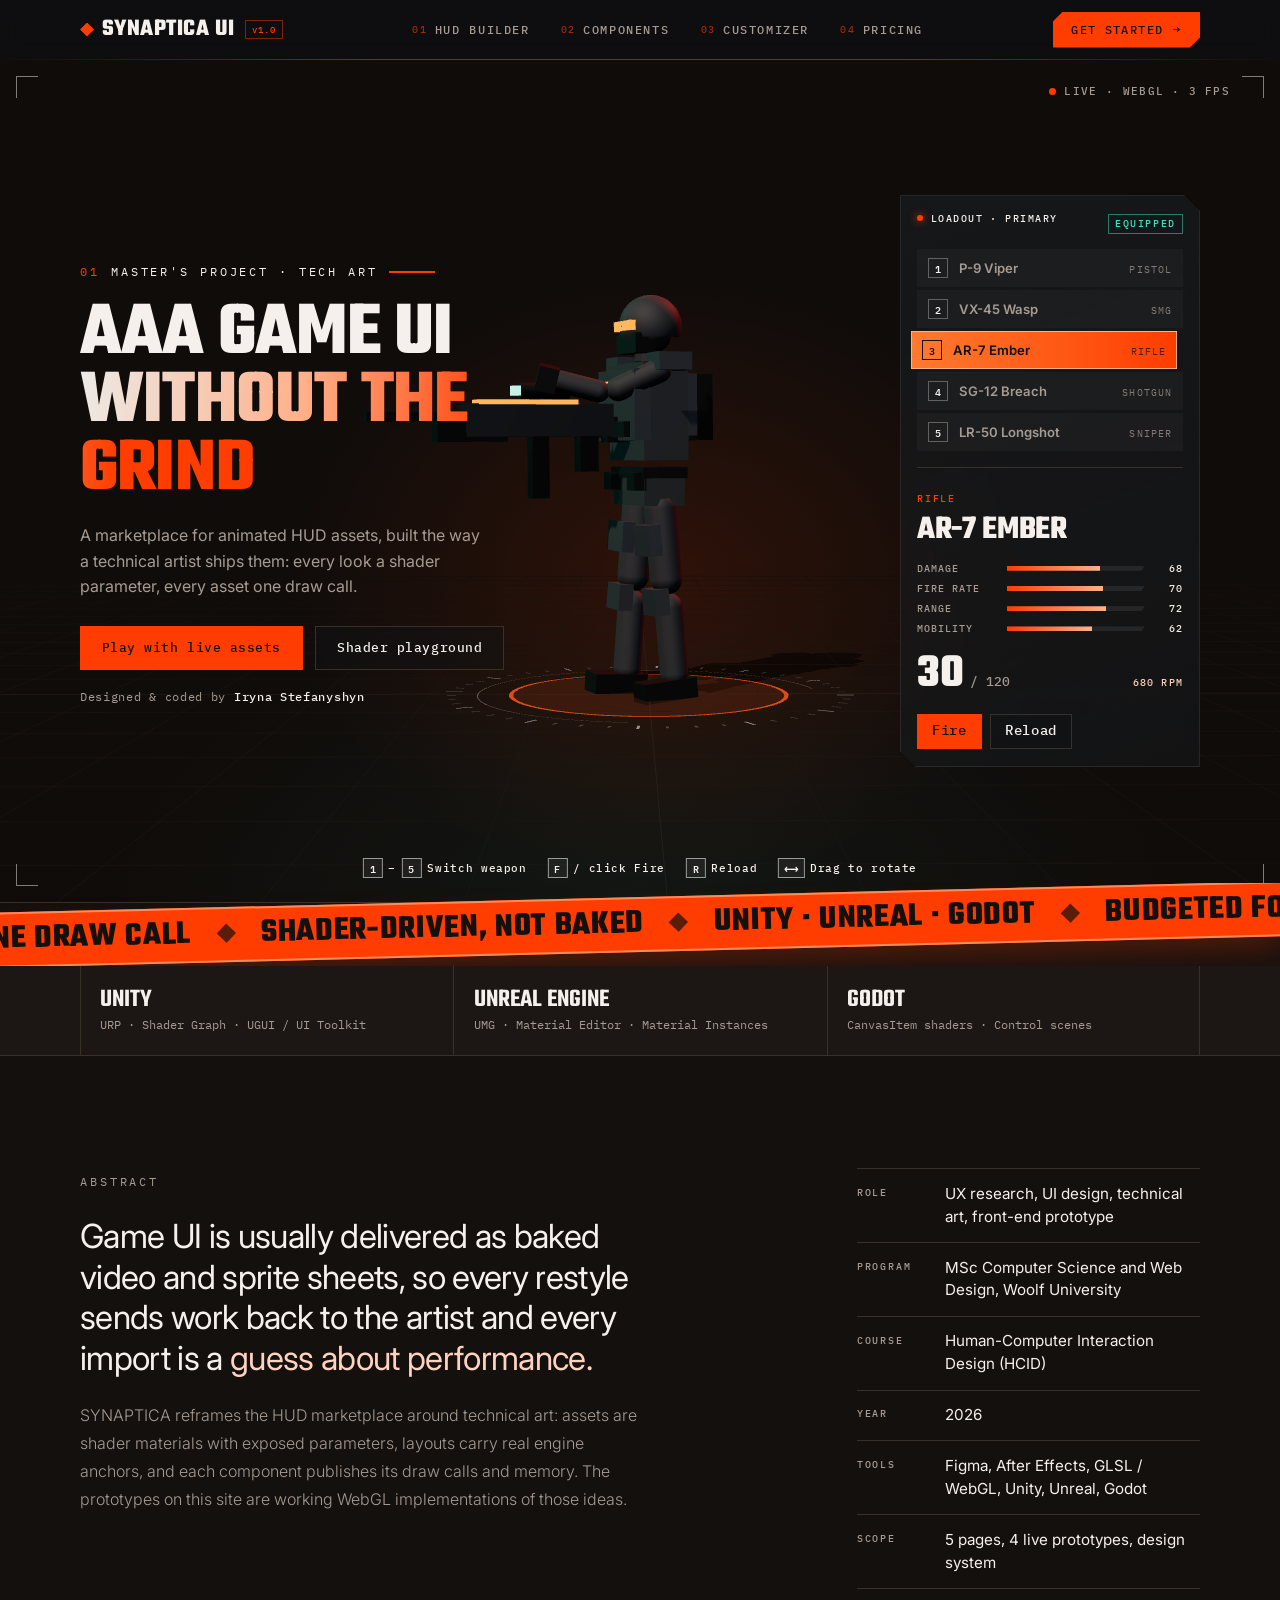
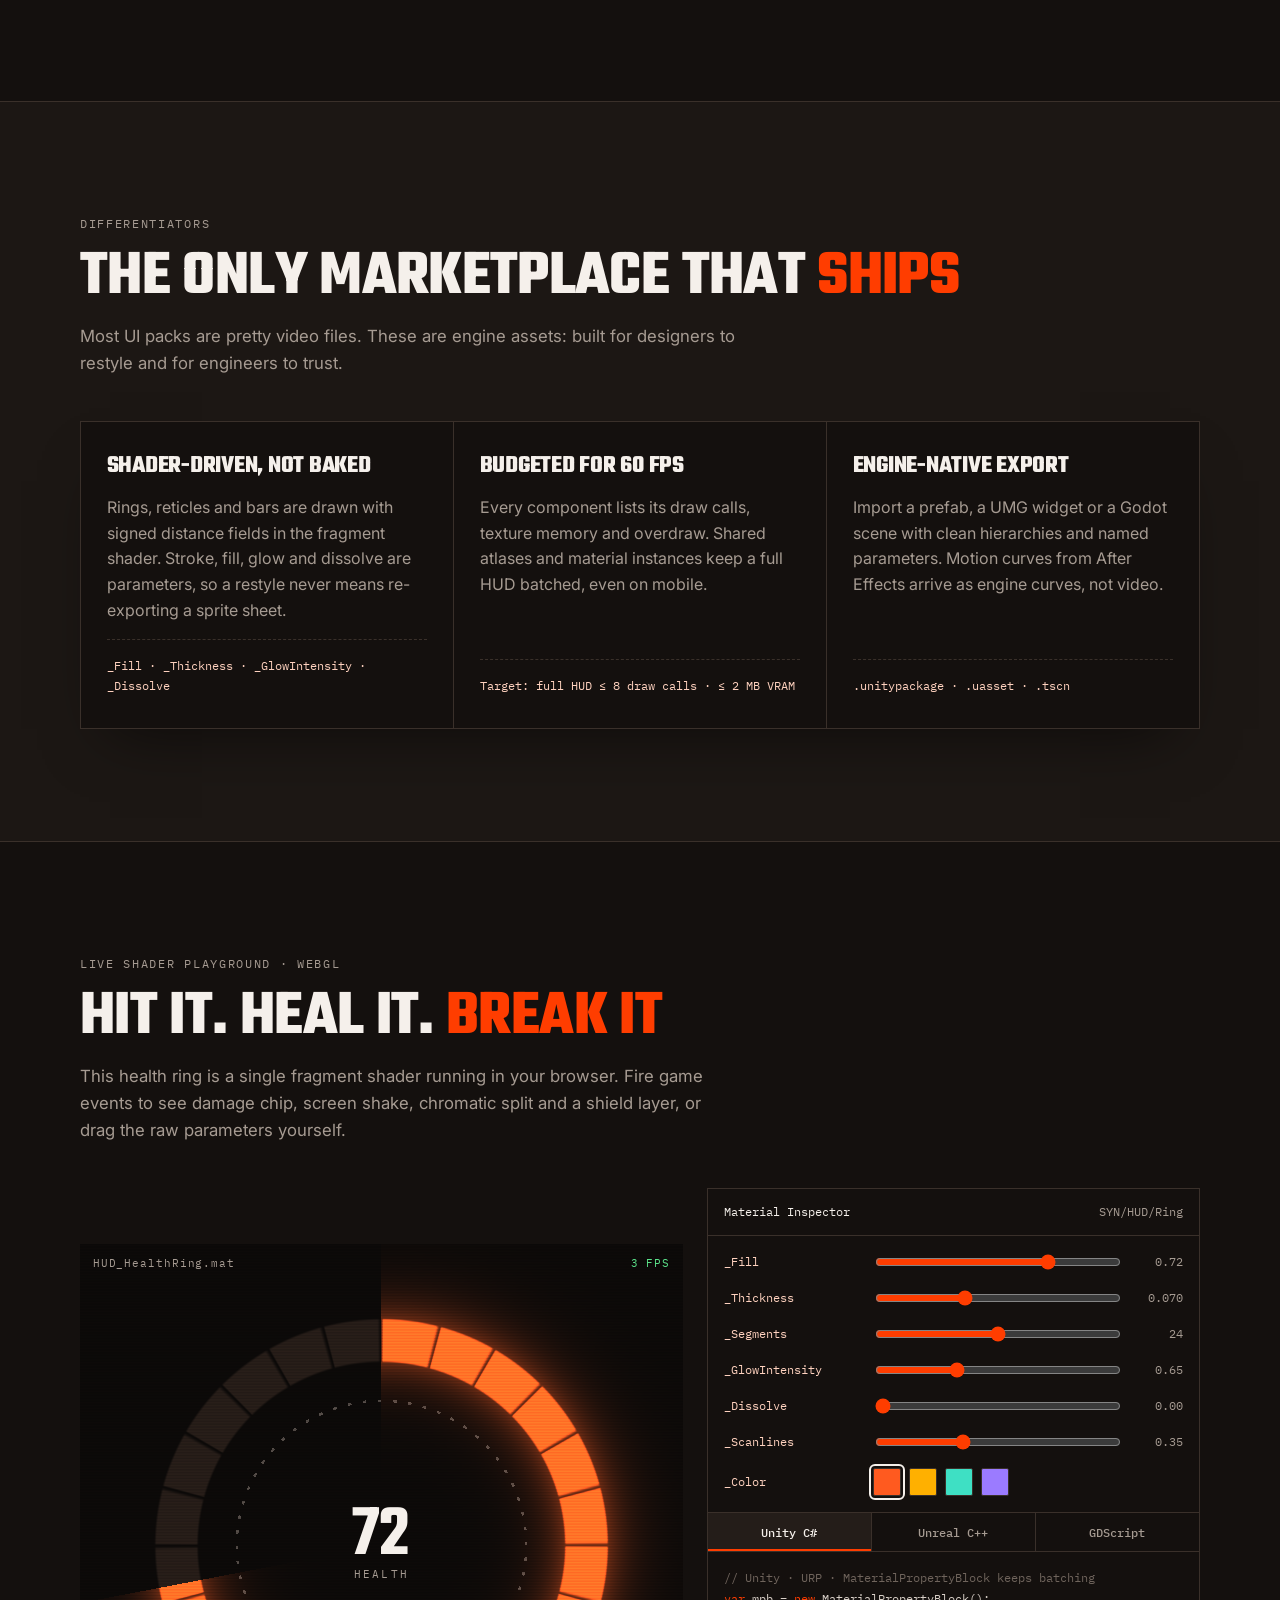
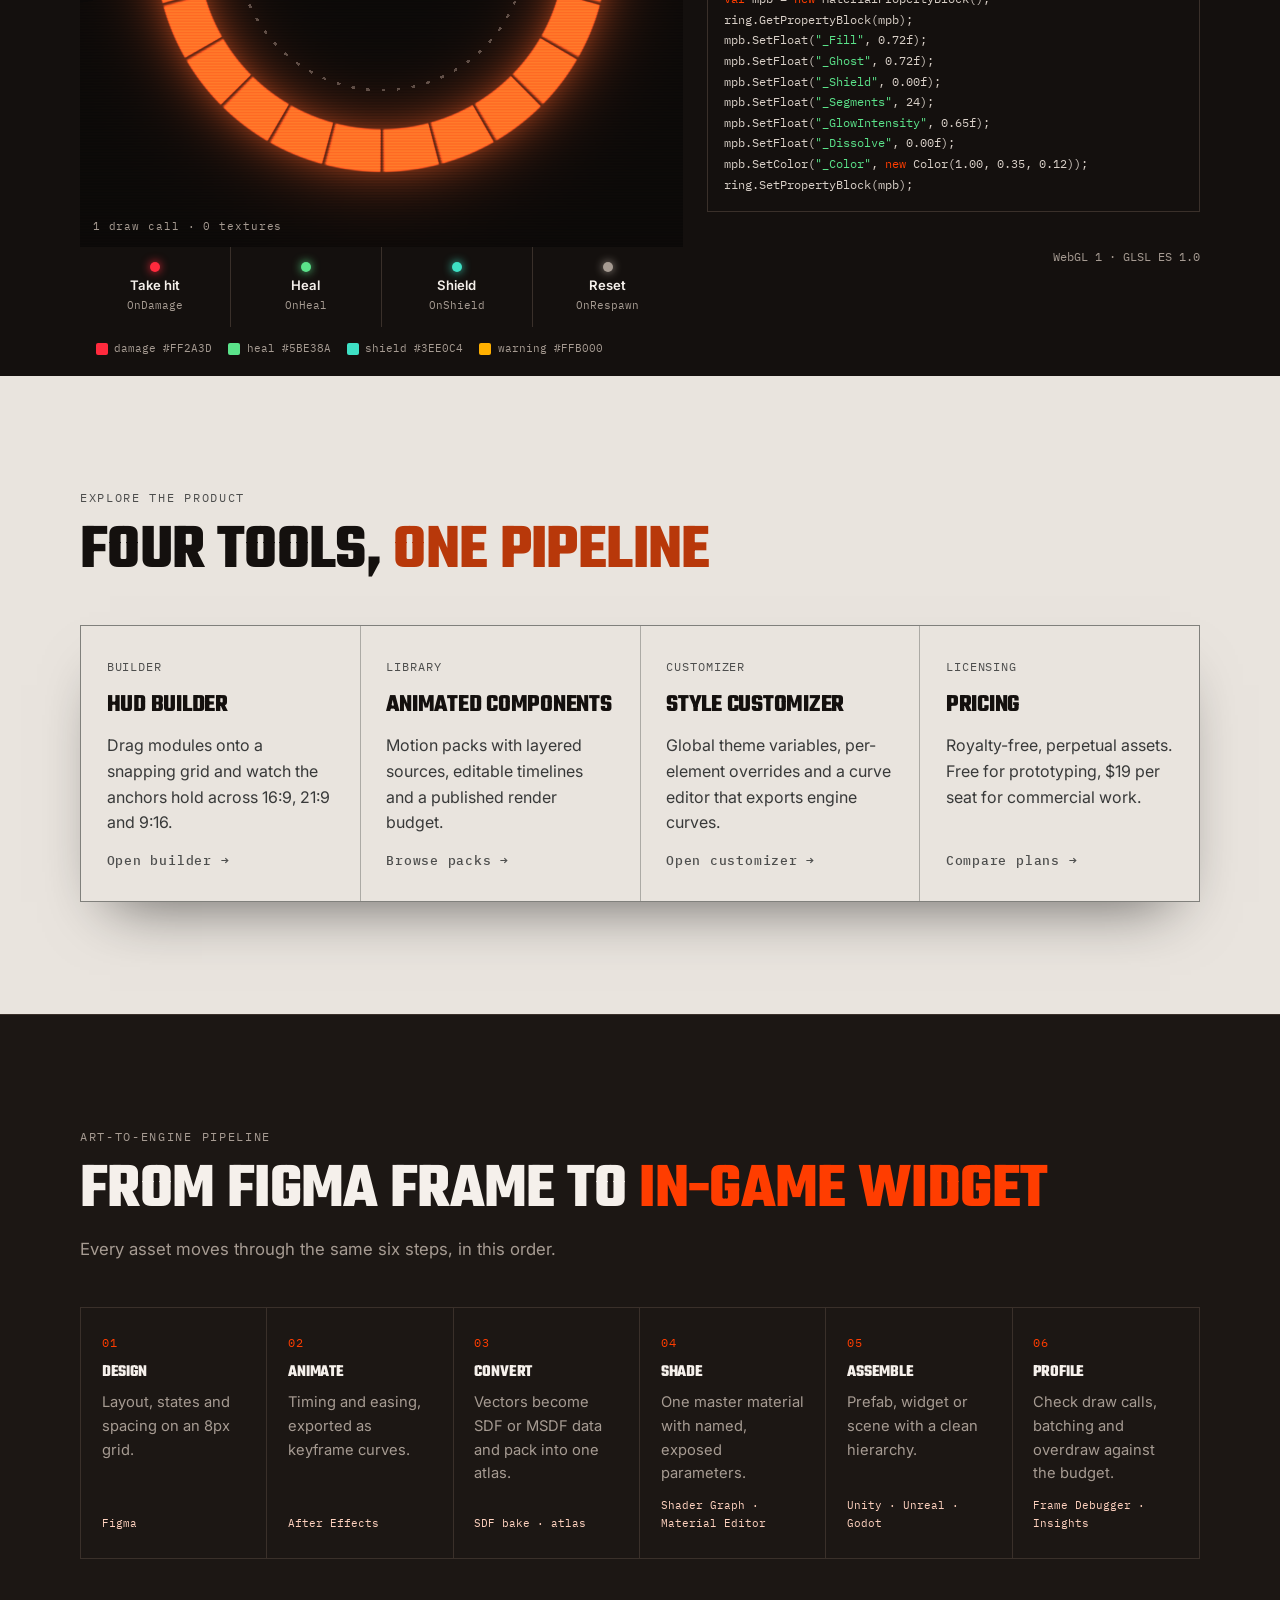
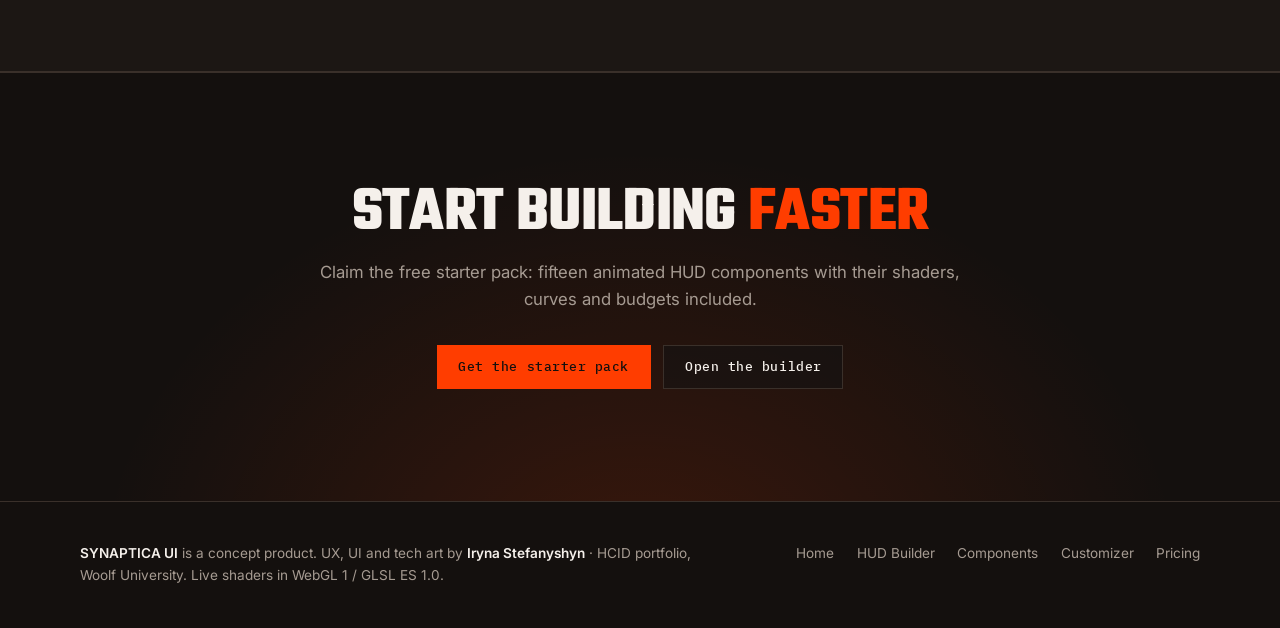
<file: index.html>
<!doctype html>
<html lang="en">
<head>
<meta charset="utf-8">
<meta name="viewport" content="width=device-width, initial-scale=1, viewport-fit=cover">
<title>SYNAPTICA UI</title>
<meta name="description" content="Concept HUD asset marketplace with live WebGL shaders. UX, UI and tech art by Iryna Stefanyshyn.">
<meta property="og:title" content="SYNAPTICA UI">
<meta property="og:description" content="Concept HUD asset marketplace with live WebGL shaders. UX, UI and tech art by Iryna Stefanyshyn.">
<link rel="preconnect" href="https://fonts.googleapis.com">
<link rel="preconnect" href="https://fonts.gstatic.com" crossorigin>
<link rel="stylesheet" href="https://fonts.googleapis.com/css2?family=Teko:wght@500;600;700&family=Inter:wght@300;400;500;600;700&family=IBM+Plex+Mono:wght@400;500&display=swap">
<link rel="stylesheet" href="style.css">
</head>
<body>
<header class="nav">
  <div class="wrap">
    <a class="logo" href="index.html" aria-current="page"><i></i>SYNAPTICA UI</a>
    <nav class="links" aria-label="Pages">
      <a href="builder.html">HUD Builder</a>
      <a href="components.html">Components</a>
      <a href="customizer.html">Customizer</a>
      <a href="pricing.html">Pricing</a>
    </nav>
    <a class="btn btn-primary btn-sm cta-btn" href="pricing.html#checkout">Get started</a>
    <details class="menu"><summary>MENU</summary><nav aria-label="Pages (mobile)">
      <a href="index.html" aria-current="page">Home</a>
      <a href="builder.html">HUD Builder</a>
      <a href="components.html">Components</a>
      <a href="customizer.html">Customizer</a>
      <a href="pricing.html">Pricing</a>
    </nav></details>
  </div>
</header>
<main>
<section class="lo-hero" id="top">
  <canvas id="loGL" aria-label="3D operator holding the selected weapon. Drag to rotate, click to fire."></canvas>
  <div class="hud" aria-hidden="true">
    <span class="corner c1"></span><span class="corner c2"></span><span class="corner c3"></span><span class="corner c4"></span>
    <div class="live"><i></i>LIVE · WEBGL · <span id="heroFps">60</span> FPS</div>
  </div>
  <div class="wrap lo-grid">
    <div class="lo-text">
      <span class="eyebrow ln-l"><em>01</em> Master's project · Tech art</span>
      <h1>AAA game UI<br><span class="dim">without the grind</span></h1>
      <p class="lede">A marketplace for animated HUD assets, built the way a technical artist ships them: every look a shader parameter, every asset one draw call.</p>
      <div class="actions">
        <a class="btn btn-primary" href="components.html#gallery">Play with live assets</a>
        <a class="btn btn-ghost" href="#playground">Shader playground</a>
      </div>
      <p class="iso-by">Designed &amp; coded by <b>Iryna Stefanyshyn</b></p>
    </div>
    <aside class="lo-panel" aria-label="Loadout">
      <div class="lo-head"><span class="side-k"><i></i>Loadout · Primary</span><span class="lo-state" id="loState">EQUIPPED</span></div>
      <div class="lo-list" id="loList" role="listbox" aria-label="Weapons — press 1 to 5" tabindex="0"></div>
      <div class="lo-sel">
        <span class="lo-type" id="loType">Rifle</span>
        <h2 id="loName">AR-7 Ember</h2>
        <div class="lo-stats">
          <div class="lo-stat"><span>Damage</span><div><i></i></div><b>0</b></div>
          <div class="lo-stat"><span>Fire rate</span><div><i></i></div><b>0</b></div>
          <div class="lo-stat"><span>Range</span><div><i></i></div><b>0</b></div>
          <div class="lo-stat"><span>Mobility</span><div><i></i></div><b>0</b></div>
        </div>
        <div class="lo-ammo"><b id="loAmmo">30</b><span id="loRes">/ 120</span><em id="loRpm">680 RPM</em></div>
        <div class="lo-btns"><button class="btn btn-primary btn-sm" type="button" id="loFire">Fire</button><button class="btn btn-ghost btn-sm" type="button" id="loReload">Reload</button></div>
      </div>
    </aside>
  </div>
  <div class="lo-keys" aria-hidden="true"><span><kbd>1</kbd>–<kbd>5</kbd> Switch weapon</span><span><kbd>F</kbd> / click Fire</span><span><kbd>R</kbd> Reload</span><span><kbd>⟷</kbd> Drag to rotate</span></div>
</section>
<div class="ticker-wrap" aria-hidden="true"><div class="ticker"><div class="tk-track"><span>One draw call</span><b>◆</b><span>Shader-driven, not baked</span><b>◆</b><span>Unity · Unreal · Godot</span><b>◆</b><span>Budgeted for 60 fps</span><b>◆</b><span>Built by a tech artist</span><b>◆</b><span>One draw call</span><b>◆</b><span>Shader-driven, not baked</span><b>◆</b><span>Unity · Unreal · Godot</span><b>◆</b><span>Budgeted for 60 fps</span><b>◆</b><span>Built by a tech artist</span><b>◆</b><span>One draw call</span><b>◆</b><span>Shader-driven, not baked</span><b>◆</b><span>Unity · Unreal · Godot</span><b>◆</b><span>Budgeted for 60 fps</span><b>◆</b><span>Built by a tech artist</span><b>◆</b><span>One draw call</span><b>◆</b><span>Shader-driven, not baked</span><b>◆</b><span>Unity · Unreal · Godot</span><b>◆</b><span>Budgeted for 60 fps</span><b>◆</b><span>Built by a tech artist</span><b>◆</b></div></div></div>

<div class="engines">
  <div class="wrap">
    <div class="engine"><span>Unity</span><small>URP · Shader Graph · UGUI / UI Toolkit</small></div>
    <div class="engine"><span>Unreal Engine</span><small>UMG · Material Editor · Material Instances</small></div>
    <div class="engine"><span>Godot</span><small>CanvasItem shaders · Control scenes</small></div>
  </div>
</div>

<section class="block" id="abstract">
  <div class="wrap abstract abs2">
    <div>
      <span class="eyebrow">Abstract</span>
      <p class="abs2-q">Game UI is usually delivered as baked video and sprite sheets, so every restyle sends work back to the artist and every import is a <em>guess about performance.</em></p>
      <p class="abs2-p">SYNAPTICA reframes the HUD marketplace around technical art: assets are shader materials with exposed parameters, layouts carry real engine anchors, and each component publishes its draw calls and memory. The prototypes on this site are working WebGL implementations of those ideas.</p>
    </div>
    <dl>
      <dt>Role</dt><dd>UX research, UI design, technical art, front-end prototype</dd>
      <dt>Program</dt><dd>MSc Computer Science and Web Design, Woolf University</dd>
      <dt>Course</dt><dd>Human-Computer Interaction Design (HCID)</dd>
      <dt>Year</dt><dd>2026</dd>
      <dt>Tools</dt><dd>Figma, After Effects, GLSL / WebGL, Unity, Unreal, Godot</dd>
      <dt>Scope</dt><dd>5 pages, 4 live prototypes, design system</dd>
    </dl>
  </div>
</section>

<section class="block alt">
  <div class="wrap">
    <div class="head">
      <span class="eyebrow">Differentiators</span>
      <h2>The only marketplace that <span class="hot">ships</span></h2>
      <p class="lede">Most UI packs are pretty video files. These are engine assets: built for designers to restyle and for engineers to trust.</p>
    </div>
    <div class="cells">
      <article class="cell">
        <h3>Shader-driven, not baked</h3>
        <p>Rings, reticles and bars are drawn with signed distance fields in the fragment shader. Stroke, fill, glow and dissolve are parameters, so a restyle never means re-exporting a sprite sheet.</p>
        <div class="spec">_Fill · _Thickness · _GlowIntensity · _Dissolve</div>
      </article>
      <article class="cell">
        <h3>Budgeted for 60 fps</h3>
        <p>Every component lists its draw calls, texture memory and overdraw. Shared atlases and material instances keep a full HUD batched, even on mobile.</p>
        <div class="spec">Target: full HUD ≤ 8 draw calls · ≤ 2 MB VRAM</div>
      </article>
      <article class="cell">
        <h3>Engine-native export</h3>
        <p>Import a prefab, a UMG widget or a Godot scene with clean hierarchies and named parameters. Motion curves from After Effects arrive as engine curves, not video.</p>
        <div class="spec">.unitypackage · .uasset · .tscn</div>
      </article>
    </div>
  </div>
</section>

<section class="block" id="playground">
  <div class="wrap">
    <div class="head">
      <span class="eyebrow">Live shader playground · WebGL</span>
      <h2>Hit it. Heal it. <span class="hot">Break it</span></h2>
      <p class="lede">This health ring is a single fragment shader running in your browser. Fire game events to see damage chip, screen shake, chromatic split and a shield layer, or drag the raw parameters yourself.</p>
    </div>
    <div class="lab">
      <div class="hstage">
        <div class="viewport" id="viewport">
          <canvas id="ringGL" aria-label="Animated health ring rendered with a WebGL shader"></canvas>
          <span class="vp-label tl">HUD_HealthRing.mat</span>
          <span class="vp-label tr" id="fps">60 FPS</span>
          <span class="vp-label bl">1 draw call · 0 textures</span>
          <span class="lowhp" id="lowhp" hidden>LOW HP</span>
          <div class="hp"><b id="hpNum">72</b><small>HEALTH</small></div>
        </div>
        <div class="events" role="group" aria-label="Game events">
          <button class="ev" id="evHit" style="--c:var(--damage)"><i></i>Take hit<small>OnDamage</small></button>
          <button class="ev" id="evHeal" style="--c:var(--heal)"><i></i>Heal<small>OnHeal</small></button>
          <button class="ev" id="evShield" style="--c:var(--shield)"><i></i>Shield<small>OnShield</small></button>
          <button class="ev" id="evReset" style="--c:var(--muted)"><i></i>Reset<small>OnRespawn</small></button>
        </div>
        <div class="palette" aria-label="HUD state palette">
          <span style="--c:var(--damage)">damage #FF2A3D</span>
          <span style="--c:var(--heal)">heal #5BE38A</span>
          <span style="--c:var(--shield)">shield #3EE0C4</span>
          <span style="--c:var(--warn)">warning #FFB000</span>
        </div>
      </div>
      <div class="panel">
        <div class="panel-head"><span>Material Inspector</span><span>SYN/HUD/Ring</span></div>
        <div class="props">
          <div class="prop"><label for="pFill">_Fill</label><input id="pFill" type="range" min="0" max="1" step="0.01" value="0.72"><output id="oFill">0.72</output></div>
          <div class="prop"><label for="pThick">_Thickness</label><input id="pThick" type="range" min="0.02" max="0.16" step="0.005" value="0.07"><output id="oThick">0.070</output></div>
          <div class="prop"><label for="pSeg">_Segments</label><input id="pSeg" type="range" min="0" max="48" step="1" value="24"><output id="oSeg">24</output></div>
          <div class="prop"><label for="pGlow">_GlowIntensity</label><input id="pGlow" type="range" min="0" max="2" step="0.01" value="0.65"><output id="oGlow">0.65</output></div>
          <div class="prop"><label for="pDis">_Dissolve</label><input id="pDis" type="range" min="0" max="1" step="0.01" value="0"><output id="oDis">0.00</output></div>
          <div class="prop"><label for="pScan">_Scanlines</label><input id="pScan" type="range" min="0" max="1" step="0.01" value="0.35"><output id="oScan">0.35</output></div>
          <div class="prop"><span class="lbl">_Color</span>
            <div class="swatches" role="group" aria-label="Ring color">
              <button class="sw" style="background:#ff5a1f" data-c="1,0.35,0.12" aria-pressed="true" aria-label="Vermilion"></button>
              <button class="sw" style="background:#ffb000" data-c="1,0.69,0" aria-pressed="false" aria-label="Amber"></button>
              <button class="sw" style="background:#3ee0c4" data-c="0.24,0.88,0.77" aria-pressed="false" aria-label="Teal"></button>
              <button class="sw" style="background:#9b7bff" data-c="0.61,0.48,1" aria-pressed="false" aria-label="Violet"></button>
            </div><span></span>
          </div>
        </div>
        <div class="tabs" role="tablist" aria-label="Engine">
          <button class="tab" role="tab" aria-selected="true" data-e="unity">Unity C#</button>
          <button class="tab" role="tab" aria-selected="false" data-e="unreal">Unreal C++</button>
          <button class="tab" role="tab" aria-selected="false" data-e="godot">GDScript</button>
        </div>
        <pre class="code" id="code"></pre>
      </div>
    </div>
    <p class="fig"><span><b>Fig. 02</b> SDF health ring. One fragment shader, one draw call, no textures.</span><span>WebGL 1 · GLSL ES 1.0</span></p>
  </div>
</section>

<section class="block loud">
  <div class="wrap">
    <div class="head">
      <span class="eyebrow">Explore the product</span>
      <h2>Four tools, <span class="hot">one pipeline</span></h2>
    </div>
    <div class="cells c4">
      <a class="cell" href="builder.html"><span class="n">BUILDER</span><h3>HUD Builder</h3><p>Drag modules onto a snapping grid and watch the anchors hold across 16:9, 21:9 and 9:16.</p><span class="go">Open builder →</span></a>
      <a class="cell" href="components.html"><span class="n">LIBRARY</span><h3>Animated components</h3><p>Motion packs with layered sources, editable timelines and a published render budget.</p><span class="go">Browse packs →</span></a>
      <a class="cell" href="customizer.html"><span class="n">CUSTOMIZER</span><h3>Style customizer</h3><p>Global theme variables, per-element overrides and a curve editor that exports engine curves.</p><span class="go">Open customizer →</span></a>
      <a class="cell" href="pricing.html"><span class="n">LICENSING</span><h3>Pricing</h3><p>Royalty-free, perpetual assets. Free for prototyping, $19 per seat for commercial work.</p><span class="go">Compare plans →</span></a>
    </div>
  </div>
</section>

<section class="block alt">
  <div class="wrap">
    <div class="head">
      <span class="eyebrow">Art-to-engine pipeline</span>
      <h2>From Figma frame to <span class="hot">in-game widget</span></h2>
      <p class="lede">Every asset moves through the same six steps, in this order.</p>
    </div>
    <ol class="steps" style="--cols:6">
      <li><span class="n">01</span><h3>Design</h3><p>Layout, states and spacing on an 8px grid.</p><span class="tool">Figma</span></li>
      <li><span class="n">02</span><h3>Animate</h3><p>Timing and easing, exported as keyframe curves.</p><span class="tool">After Effects</span></li>
      <li><span class="n">03</span><h3>Convert</h3><p>Vectors become SDF or MSDF data and pack into one atlas.</p><span class="tool">SDF bake · atlas</span></li>
      <li><span class="n">04</span><h3>Shade</h3><p>One master material with named, exposed parameters.</p><span class="tool">Shader Graph · Material Editor</span></li>
      <li><span class="n">05</span><h3>Assemble</h3><p>Prefab, widget or scene with a clean hierarchy.</p><span class="tool">Unity · Unreal · Godot</span></li>
      <li><span class="n">06</span><h3>Profile</h3><p>Check draw calls, batching and overdraw against the budget.</p><span class="tool">Frame Debugger · Insights</span></li>
    </ol>
  </div>
</section>

<section class="block cta">
  <div class="wrap">
    <h2>Start building <span class="hot">faster</span></h2>
    <p class="lede">Claim the free starter pack: fifteen animated HUD components with their shaders, curves and budgets included.</p>
    <div class="actions">
      <a class="btn btn-primary" href="pricing.html#checkout">Get the starter pack</a>
      <a class="btn btn-ghost" href="builder.html">Open the builder</a>
    </div>
  </div>
</section>

</main>
<footer>
  <div class="wrap">
    <span><strong>SYNAPTICA UI</strong> is a concept product. UX, UI and tech art by <strong>Iryna Stefanyshyn</strong> · HCID portfolio, Woolf University. Live shaders in WebGL 1 / GLSL ES 1.0.</span>
    <nav class="flinks" aria-label="Footer">
      <a href="index.html">Home</a><a href="builder.html">HUD Builder</a><a href="components.html">Components</a><a href="customizer.html">Customizer</a><a href="pricing.html">Pricing</a>
    </nav>
  </div>
</footer>
<script src="core.js"></script>
<script type="module" src="loadout.js"></script>
<script>
(function(){
const {mk,fit,NOISE,reduce,onFrame}=window.SYN;const $=id=>document.getElementById(id);
const ring=mk($('ringGL'),`precision mediump float;uniform vec2 r,shake;uniform float t,fill,ghost,thick,seg,glow,dis,scan,flash,chroma,shield,low;uniform vec3 col,fcol;${NOISE}
vec3 ringC(vec2 p){
 float R=.34;float d=abs(length(p)-R)-thick*.5;
 float an=fract(atan(p.x,p.y)/6.2831853+1.);
 float g=1.;if(seg>.5){float f=fract(an*seg);g=smoothstep(0.,.04,f)*smoothstep(1.,.92,f);}
 float aa=1.5/min(r.x,r.y);
 float shape=(1.-smoothstep(-aa,aa,d))*g;
 float on=step(an,fill);float gh=step(an,ghost)*(1.-on);
 float nv=fbm(p*9.+t*.3);float alive=step(dis,nv);
 float edge=(1.-smoothstep(0.,.05,nv-dis))*step(.001,dis)*alive;
 float pulse=low*(.5+.5*sin(t*9.));
 vec3 cc=mix(col,vec3(1.,.08,.12),low);
 vec3 c=vec3(.05,.04,.035);
 c=mix(c,vec3(.16,.12,.1),shape*(1.-on));
 c=mix(c,vec3(1.,.93,.86),shape*gh*.9);
 c=mix(c,cc,shape*on*alive);
 c+=vec3(1.,.8,.5)*edge*shape*on*1.5;
 c+=cc*exp(-max(d,0.)*28.)*(glow+pulse*1.3)*on*alive*.6;
 float R2=R+thick*.5+.055;float d2=abs(length(p)-R2)-.011;
 float sh=(1.-smoothstep(-aa,aa,d2))*step(.18,fract(an*36.-t*.4))*shield;
 vec3 sc=vec3(.24,.88,.77);
 c=mix(c,sc,sh*.95);c+=sc*exp(-max(d2,0.)*36.)*shield*(.35+.15*sin(t*4.));
 c+=vec3(.65,.6,.57)*step(abs(length(p)-.24),.002)*step(.75,fract(an*60.))*.45;
 c+=fcol*flash*(shape*.85+exp(-max(d,0.)*9.)*.4);
 c+=vec3(1.,.05,.1)*pulse*.08*smoothstep(.55,.15,length(p));
 return c;}
void main(){vec2 p=(gl_FragCoord.xy-.5*r)/min(r.x,r.y)+shake;vec3 c;
 if(chroma>.0005){c=vec3(ringC(p+vec2(chroma,0.)).r,ringC(p).g,ringC(p-vec2(chroma,0.)).b);}else{c=ringC(p);}
 c*=1.-scan*.45*(.5+.5*sin(gl_FragCoord.y*2.2-t*6.));
 gl_FragColor=vec4(c,1.);}`);
const P={fill:.72,ghost:.72,thick:.07,seg:24,glow:.65,dis:0,scan:.35,col:[1,.35,.12],flash:0,fcol:[1,.1,.15],chroma:0,shield:0,low:0,shakeAmt:0};
const ids={pFill:['fill',2],pThick:['thick',3],pSeg:['seg',0],pGlow:['glow',2],pDis:['dis',2],pScan:['scan',2]};
const out={pFill:'oFill',pThick:'oThick',pSeg:'oSeg',pGlow:'oGlow',pDis:'oDis',pScan:'oScan'};
let engine='unity',lastEvent='',lastCode='';
function code(){
  const f=P.fill.toFixed(2),gh=P.ghost.toFixed(2),g=P.glow.toFixed(2),d=P.dis.toFixed(2),s=P.seg,sd=P.shield.toFixed(2);
  const c=P.col.map(v=>v.toFixed(2)).join(', ');
  const k=x=>'<span class="k">'+x+'</span>',n=x=>'<span class="s">'+x+'</span>',cm=x=>'<span class="c">'+x+'</span>';
  if(engine==='unity') return (lastEvent?cm('// '+lastEvent)+'\n':'')+cm('// Unity · URP · MaterialPropertyBlock keeps batching')+'\n'+
    k('var')+' mpb = '+k('new')+' MaterialPropertyBlock();\nring.GetPropertyBlock(mpb);\nmpb.SetFloat('+n('"_Fill"')+', '+f+'f);\nmpb.SetFloat('+n('"_Ghost"')+', '+gh+'f);\nmpb.SetFloat('+n('"_Shield"')+', '+sd+'f);\nmpb.SetFloat('+n('"_Segments"')+', '+s+');\nmpb.SetFloat('+n('"_GlowIntensity"')+', '+g+'f);\nmpb.SetFloat('+n('"_Dissolve"')+', '+d+'f);\nmpb.SetColor('+n('"_Color"')+', '+k('new')+' Color('+c+'));\nring.SetPropertyBlock(mpb);';
  if(engine==='unreal') return (lastEvent?cm('// '+lastEvent)+'\n':'')+cm('// Unreal · Dynamic Material Instance on a UMG Image')+'\n'+
    'UMaterialInstanceDynamic* MID = RingImage->GetDynamicMaterial();\nMID->SetScalarParameterValue('+n('TEXT("Fill")')+', '+f+'f);\nMID->SetScalarParameterValue('+n('TEXT("Ghost")')+', '+gh+'f);\nMID->SetScalarParameterValue('+n('TEXT("Shield")')+', '+sd+'f);\nMID->SetScalarParameterValue('+n('TEXT("Segments")')+', '+s+'.f);\nMID->SetScalarParameterValue('+n('TEXT("GlowIntensity")')+', '+g+'f);\nMID->SetScalarParameterValue('+n('TEXT("Dissolve")')+', '+d+'f);\nMID->SetVectorParameterValue('+n('TEXT("Color")')+', FLinearColor('+c+'));';
  return (lastEvent?cm('# '+lastEvent)+'\n':'')+cm('# Godot 4 · ShaderMaterial on a TextureRect')+'\n'+
    k('var')+' mat := $Ring.material '+k('as')+' ShaderMaterial\nmat.set_shader_parameter('+n('"fill"')+', '+f+')\nmat.set_shader_parameter('+n('"ghost"')+', '+gh+')\nmat.set_shader_parameter('+n('"shield"')+', '+sd+')\nmat.set_shader_parameter('+n('"segments"')+', '+s+')\nmat.set_shader_parameter('+n('"glow_intensity"')+', '+g+')\nmat.set_shader_parameter('+n('"dissolve"')+', '+d+')\nmat.set_shader_parameter('+n('"color"')+', Color('+c+'))';
}
function syncUI(){
  const html=code();if(html!==lastCode){$('code').innerHTML=html;lastCode=html;}
  $('hpNum').textContent=Math.round(P.fill*100);$('pFill').value=P.fill;$('oFill').textContent=P.fill.toFixed(2);
  $('lowhp').hidden=!(P.fill<.25);
}
const E={outCubic:x=>1-Math.pow(1-x,3),outBack:x=>{const c=1.70158;return 1+(c+1)*Math.pow(x-1,3)+c*Math.pow(x-1,2);}};
let tw=[];
function tween(k,to,dur,ease,delay){tw=tw.filter(a=>a.k!==k);if(reduce){P[k]=to;return;}tw.push({k,from:null,to,dur,ease:E[ease||'outCubic'],start:performance.now()+(delay||0)});}
function step(now){tw=tw.filter(a=>{if(now<a.start)return true;if(a.from===null)a.from=P[a.k];const x=Math.min(1,(now-a.start)/a.dur);P[a.k]=a.from+(a.to-a.from)*a.ease(x);return x<1;});}
function floater(text,color){const s=document.createElement('span');s.className='floater';s.textContent=text;s.style.color=color;s.style.marginLeft=(Math.random()*60-30)+'px';$('viewport').appendChild(s);setTimeout(()=>s.remove(),1100);}
const css=n=>getComputedStyle(document.documentElement).getPropertyValue(n).trim();
function after(){syncUI();if(reduce){P.low=P.fill<.25?1:0;draw(0);}}
$('evHit').addEventListener('click',()=>{
  let amt=.1+Math.random()*.12;const shielded=P.shield>.5;
  if(shielded){amt*=.4;tween('shield',0,350);P.fcol=[.24,.88,.77];}else{P.fcol=[1,.1,.15];}
  const before=P.fill;P.ghost=Math.max(P.ghost,before);P.fill=Math.max(0,before-amt);
  tween('ghost',P.fill,650,'outCubic',450);
  P.flash=1;tween('flash',0,380);P.chroma=shielded?.008:.028;tween('chroma',0,420);P.shakeAmt=shielded?.012:.035;tween('shakeAmt',0,320);
  floater('-'+Math.round(amt*100),shielded?css('--shield'):css('--damage'));
  lastEvent=shielded?'OnDamage: shield absorbed 60%, _Shield -> 0':'OnDamage: _Fill drops now, _Ghost eases down after 0.45 s';
  if(reduce)P.ghost=P.fill;after();
});
$('evHeal').addEventListener('click',()=>{
  const to=Math.min(1,P.fill+.15+Math.random()*.1);floater('+'+Math.round((to-P.fill)*100),css('--heal'));
  P.ghost=to;tween('fill',to,600,'outBack');P.fcol=[.36,.89,.54];P.flash=.9;tween('flash',0,500);
  lastEvent='OnHeal: _Ghost previews target, _Fill follows with ease-out-back';after();
});
$('evShield').addEventListener('click',()=>{
  const on=P.shield<.5;tween('shield',on?1:0,550,on?'outBack':'outCubic');P.fcol=[.24,.88,.77];P.flash=.6;tween('flash',0,400);
  lastEvent=on?'OnShield: _Shield 0 -> 1, ease-out-back':'OnShield: _Shield 1 -> 0';after();
});
$('evReset').addEventListener('click',()=>{tween('fill',.72,700);tween('ghost',.72,700);tween('shield',0,300);tween('dis',0,300);lastEvent='OnRespawn: values return to defaults';after();});
Object.keys(ids).forEach(id=>{const el=$(id);el.addEventListener('input',()=>{const [k,dp]=ids[id];P[k]=parseFloat(el.value);if(k==='fill')P.ghost=P.fill;$(out[id]).textContent=dp?P[k].toFixed(dp):P[k];lastEvent='';after();});});
document.querySelectorAll('.sw').forEach(b=>b.addEventListener('click',()=>{document.querySelectorAll('.sw').forEach(x=>x.setAttribute('aria-pressed','false'));b.setAttribute('aria-pressed','true');P.col=b.dataset.c.split(',').map(Number);after();}));
document.querySelectorAll('.tab').forEach(b=>b.addEventListener('click',()=>{document.querySelectorAll('.tab').forEach(x=>x.setAttribute('aria-selected','false'));b.setAttribute('aria-selected','true');engine=b.dataset.e;syncUI();}));
syncUI();
function draw(ms){if(!ring)return;const c=ring.gl.canvas,g=ring.gl;fit(c,2);g.viewport(0,0,c.width,c.height);g.useProgram(ring.pr);
  g.uniform2f(ring.u('r'),c.width,c.height);g.uniform1f(ring.u('t'),ms/1000);
  ['fill','ghost','thick','seg','glow','dis','scan','flash','chroma','shield','low'].forEach(k=>g.uniform1f(ring.u(k),P[k]));
  g.uniform3f(ring.u('col'),P.col[0],P.col[1],P.col[2]);g.uniform3f(ring.u('fcol'),P.fcol[0],P.fcol[1],P.fcol[2]);
  g.uniform2f(ring.u('shake'),(Math.random()-.5)*P.shakeAmt,(Math.random()-.5)*P.shakeAmt);g.drawArrays(g.TRIANGLES,0,3);}
let last=performance.now(),frames=0,acc=0,busy=false;
if(reduce){draw(4000);$('fps').textContent='STATIC';addEventListener('resize',()=>draw(4000));}
else onFrame(ms=>{P.low+=((P.fill<.25?1:0)-P.low)*.08;const active=tw.length>0;step(ms);if(active||busy)syncUI();busy=active;draw(ms);
  frames++;acc+=ms-last;last=ms;if(acc>500){$('fps').textContent=Math.round(frames*1000/acc)+' FPS';frames=0;acc=0;}});
})();
</script>

</body>
</html>
</file>
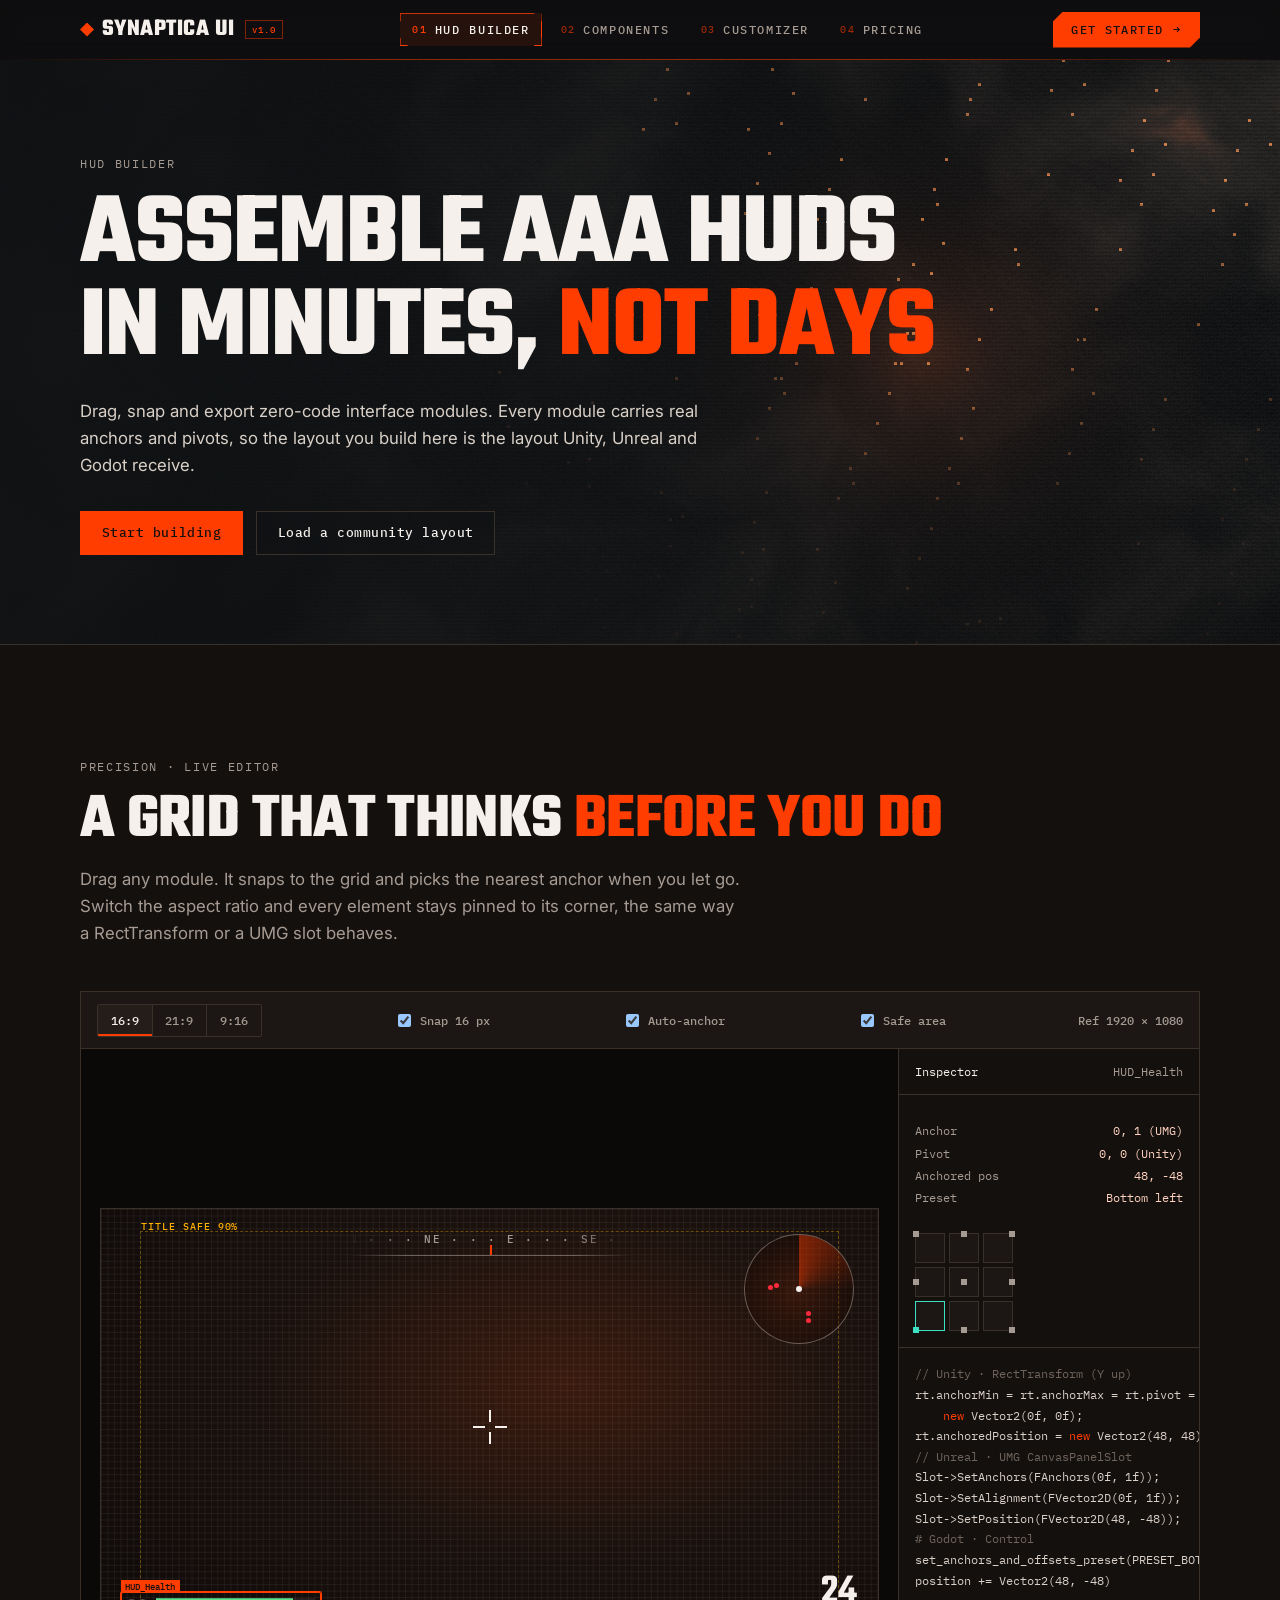
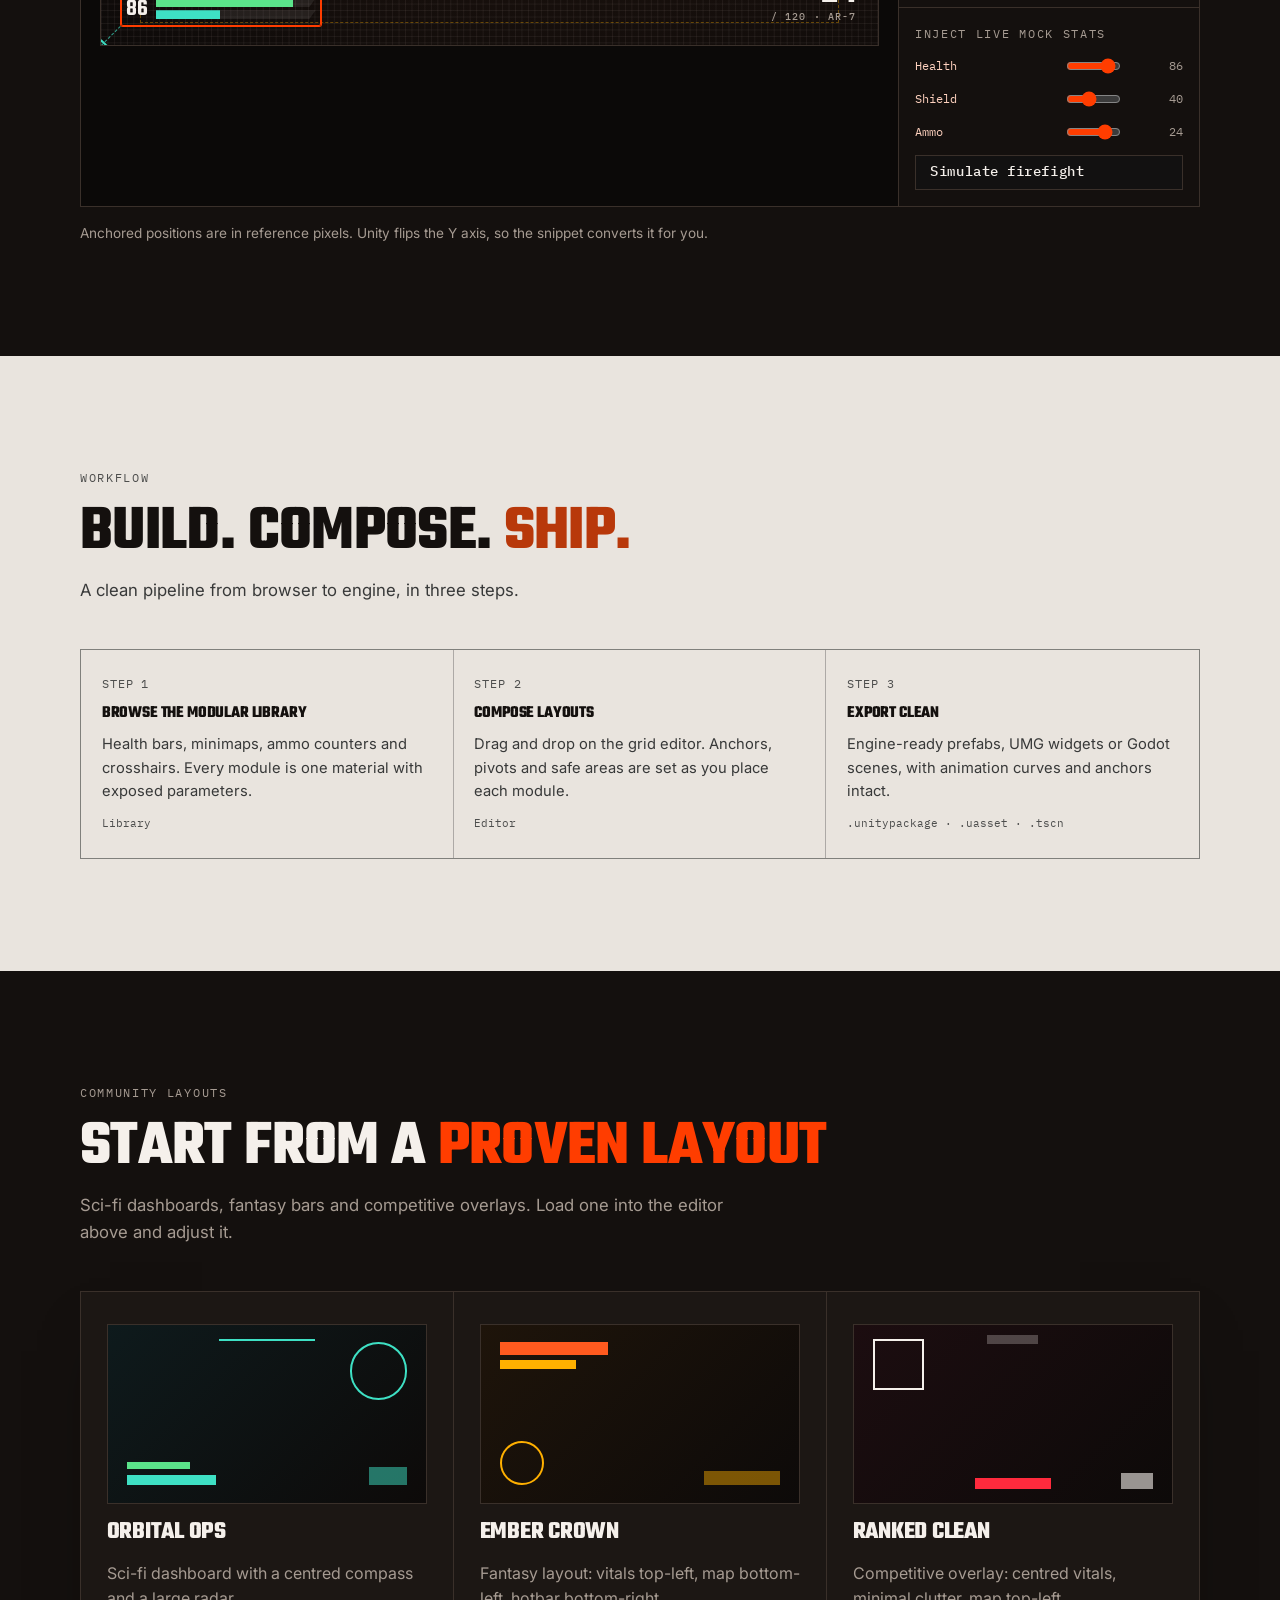
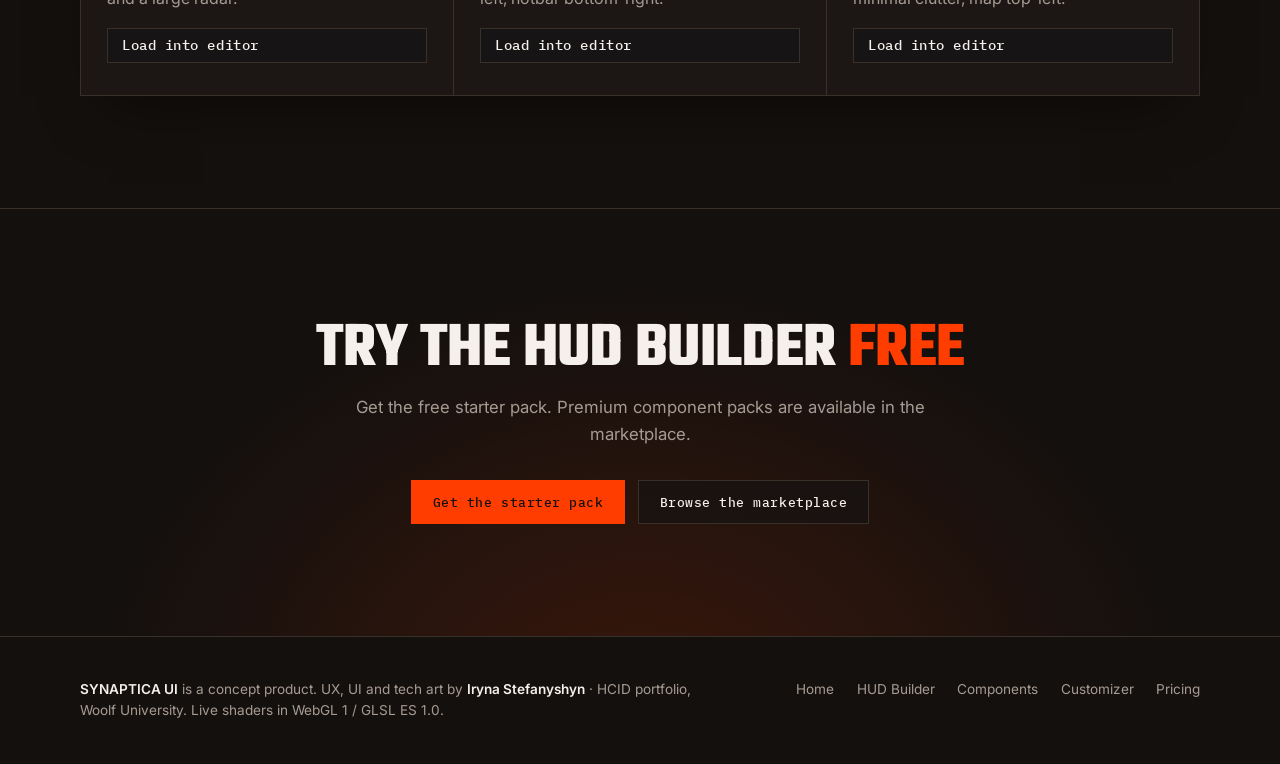
<file: builder.html>
<!doctype html>
<html lang="en">
<head>
<meta charset="utf-8">
<meta name="viewport" content="width=device-width, initial-scale=1, viewport-fit=cover">
<title>HUD Builder · SYNAPTICA</title>
<meta name="description" content="Drag-and-drop HUD editor with real anchors for Unity, Unreal and Godot.">
<meta property="og:title" content="HUD Builder · SYNAPTICA">
<meta property="og:description" content="Drag-and-drop HUD editor with real anchors for Unity, Unreal and Godot.">
<link rel="preconnect" href="https://fonts.googleapis.com">
<link rel="preconnect" href="https://fonts.gstatic.com" crossorigin>
<link rel="stylesheet" href="https://fonts.googleapis.com/css2?family=Teko:wght@500;600;700&family=Inter:wght@300;400;500;600;700&family=IBM+Plex+Mono:wght@400;500&display=swap">
<link rel="stylesheet" href="style.css">
</head>
<body>
<header class="nav">
  <div class="wrap">
    <a class="logo" href="index.html"><i></i>SYNAPTICA UI</a>
    <nav class="links" aria-label="Pages">
      <a href="builder.html" aria-current="page">HUD Builder</a>
      <a href="components.html">Components</a>
      <a href="customizer.html">Customizer</a>
      <a href="pricing.html">Pricing</a>
    </nav>
    <a class="btn btn-primary btn-sm cta-btn" href="pricing.html#checkout">Get started</a>
    <details class="menu"><summary>MENU</summary><nav aria-label="Pages (mobile)">
      <a href="index.html">Home</a>
      <a href="builder.html" aria-current="page">HUD Builder</a>
      <a href="components.html">Components</a>
      <a href="customizer.html">Customizer</a>
      <a href="pricing.html">Pricing</a>
    </nav></details>
  </div>
</header>
<main>
<section class="hero sm" data-hue="1.7">
  <canvas class="heroGL" aria-hidden="true"></canvas>
  <div class="wrap">
    <div>
      <span class="eyebrow">HUD Builder</span>
      <h1 class="glitch" style="margin-top:1rem">Assemble AAA HUDs<br>in minutes, <span class="hot">not days</span></h1>
      <p class="lede">Drag, snap and export zero-code interface modules. Every module carries real anchors and pivots, so the layout you build here is the layout Unity, Unreal and Godot receive.</p>
      <div class="actions">
        <a class="btn btn-primary" href="#editor">Start building</a>
        <a class="btn btn-ghost" href="#layouts">Load a community layout</a>
      </div>
    </div>
  </div>
</section>

<section class="block" id="editor">
  <div class="wrap">
    <div class="head">
      <span class="eyebrow">Precision · live editor</span>
      <h2>A grid that thinks <span class="hot">before you do</span></h2>
      <p class="lede">Drag any module. It snaps to the grid and picks the nearest anchor when you let go. Switch the aspect ratio and every element stays pinned to its corner, the same way a RectTransform or a UMG slot behaves.</p>
    </div>
    <div class="builder">
      <div class="toolbar">
        <div class="seg" role="group" aria-label="Aspect ratio">
          <button aria-pressed="true" data-ar="16:9">16:9</button>
          <button aria-pressed="false" data-ar="21:9">21:9</button>
          <button aria-pressed="false" data-ar="9:16">9:16</button>
        </div>
        <label><input type="checkbox" id="snap" checked> Snap 16 px</label>
        <label><input type="checkbox" id="auto" checked> Auto-anchor</label>
        <label><input type="checkbox" id="safe" checked> Safe area</label>
        <span id="refres">Ref 1920 × 1080</span>
      </div>
      <div class="screenwrap">
        <div class="screen grid" id="screen" style="aspect-ratio:16/9">
          <div class="safe" id="safeBox"><span>TITLE SAFE 90%</span></div>
          <div class="anchorLine" id="aLine"></div>
          <div class="anchorDot" id="aDot"></div>
          <div class="mod" data-id="health" data-name="HUD_Health"><span class="tag">HUD_Health</span>
            <div class="w-hp"><b id="hpVal">86</b><div class="bars"><div class="bar" id="hpBar"><i style="width:86%"></i></div><div class="bar sh" id="shBar"><i style="width:40%"></i></div></div></div>
          </div>
          <div class="mod" data-id="ammo" data-name="HUD_Ammo"><span class="tag">HUD_Ammo</span>
            <div class="w-ammo"><b id="ammoVal">24</b><small>/ 120 · AR-7</small></div>
          </div>
          <div class="mod" data-id="map" data-name="HUD_Minimap"><span class="tag">HUD_Minimap</span>
            <div class="w-map" id="map"></div>
          </div>
          <div class="mod" data-id="compass" data-name="HUD_Compass"><span class="tag">HUD_Compass</span>
            <div class="w-compass"><div class="tape">N · · · NE · · · E · · · SE · · · S · · · SW · · · W · · · NW · · · N · · · NE · · · E · · · SE · · · S · · · SW · · · W · · · NW · · · </div></div>
          </div>
          <div class="mod" data-id="xhair" data-name="HUD_Crosshair"><span class="tag">HUD_Crosshair</span>
            <div class="w-xhair"></div>
          </div>
        </div>
      </div>
      <aside class="inspect">
        <div class="panel-head"><span>Inspector</span><span id="selName">HUD_Health</span></div>
        <dl class="kv">
          <dt>Anchor</dt><dd id="kAnchor">0, 1</dd>
          <dt>Pivot</dt><dd id="kPivot">0, 1</dd>
          <dt>Anchored pos</dt><dd id="kPos">48, -48</dd>
          <dt>Preset</dt><dd id="kPreset">Bottom left</dd>
        </dl>
        <div class="anchors" role="group" aria-label="Anchor preset" id="anchors"></div>
        <pre class="code" id="rtCode" style="border-top:1px solid var(--line)"></pre>
        <div class="mockdata">
          <span class="eyebrow">Inject live mock stats</span>
          <div class="prop"><label for="mHp">Health</label><input id="mHp" type="range" min="0" max="100" value="86"><output id="oHp">86</output></div>
          <div class="prop"><label for="mSh">Shield</label><input id="mSh" type="range" min="0" max="100" value="40"><output id="oSh">40</output></div>
          <div class="prop"><label for="mAm">Ammo</label><input id="mAm" type="range" min="0" max="30" value="24"><output id="oAm">24</output></div>
          <button class="btn btn-ghost btn-sm" id="sim" aria-pressed="false">Simulate firefight</button>
        </div>
      </aside>
    </div>
    <p class="note">Anchored positions are in reference pixels. Unity flips the Y axis, so the snippet converts it for you.</p>
  </div>
</section>

<section class="block loud">
  <div class="wrap">
    <div class="head">
      <span class="eyebrow">Workflow</span>
      <h2>Build. Compose. <span class="hot">Ship.</span></h2>
      <p class="lede">A clean pipeline from browser to engine, in three steps.</p>
    </div>
    <ol class="steps">
      <li><span class="n">STEP 1</span><h3>Browse the modular library</h3><p>Health bars, minimaps, ammo counters and crosshairs. Every module is one material with exposed parameters.</p><span class="tool">Library</span></li>
      <li><span class="n">STEP 2</span><h3>Compose layouts</h3><p>Drag and drop on the grid editor. Anchors, pivots and safe areas are set as you place each module.</p><span class="tool">Editor</span></li>
      <li><span class="n">STEP 3</span><h3>Export clean</h3><p>Engine-ready prefabs, UMG widgets or Godot scenes, with animation curves and anchors intact.</p><span class="tool">.unitypackage · .uasset · .tscn</span></li>
    </ol>
  </div>
</section>

<section class="block" id="layouts">
  <div class="wrap">
    <div class="head">
      <span class="eyebrow">Community layouts</span>
      <h2>Start from a <span class="hot">proven layout</span></h2>
      <p class="lede">Sci-fi dashboards, fantasy bars and competitive overlays. Load one into the editor above and adjust it.</p>
    </div>
    <div class="cells layouts">
      <article class="cell">
        <div class="thumb" style="background:linear-gradient(135deg,#0e1a1c,#0d0a09)">
          <i style="left:6%;bottom:10%;width:28%;height:6%;background:#3ee0c4"></i><i style="left:6%;bottom:19%;width:20%;height:4%;background:#5be38a"></i>
          <i style="right:6%;top:10%;width:18%;aspect-ratio:1;border:2px solid #3ee0c4;border-radius:50%"></i><i style="left:35%;top:6%;width:30%;height:3%;border-bottom:2px solid #3ee0c4"></i>
          <i style="right:6%;bottom:10%;width:12%;height:10%;background:rgba(62,224,196,.5)"></i>
        </div>
        <h3>Orbital ops</h3><p>Sci-fi dashboard with a centred compass and a large radar.</p>
        <button class="btn btn-ghost btn-sm" data-layout="scifi">Load into editor</button>
      </article>
      <article class="cell">
        <div class="thumb" style="background:linear-gradient(135deg,#1e140a,#0d0a09)">
          <i style="left:6%;top:10%;width:34%;height:7%;background:#ff5a1f"></i><i style="left:6%;top:20%;width:24%;height:5%;background:#ffb000"></i>
          <i style="left:6%;bottom:10%;width:14%;aspect-ratio:1;border:2px solid #ffb000;border-radius:50%"></i><i style="right:6%;bottom:10%;width:24%;height:8%;background:rgba(255,176,0,.45)"></i>
        </div>
        <h3>Ember crown</h3><p>Fantasy layout: vitals top-left, map bottom-left, hotbar bottom-right.</p>
        <button class="btn btn-ghost btn-sm" data-layout="fantasy">Load into editor</button>
      </article>
      <article class="cell">
        <div class="thumb" style="background:linear-gradient(135deg,#1c0d10,#0d0a09)">
          <i style="left:38%;bottom:8%;width:24%;height:6%;background:#ff2a3d"></i><i style="left:6%;top:8%;width:16%;aspect-ratio:1;border:2px solid #f5f0eb"></i>
          <i style="right:6%;bottom:8%;width:10%;height:9%;background:rgba(245,240,235,.6)"></i><i style="left:42%;top:6%;width:16%;height:5%;background:rgba(245,240,235,.25)"></i>
        </div>
        <h3>Ranked clean</h3><p>Competitive overlay: centred vitals, minimal clutter, map top-left.</p>
        <button class="btn btn-ghost btn-sm" data-layout="comp">Load into editor</button>
      </article>
    </div>
  </div>
</section>

<section class="block cta">
  <div class="wrap">
    <h2>Try the HUD builder <span class="hot">free</span></h2>
    <p class="lede">Get the free starter pack. Premium component packs are available in the marketplace.</p>
    <div class="actions">
      <a class="btn btn-primary" href="pricing.html#checkout">Get the starter pack</a>
      <a class="btn btn-ghost" href="components.html">Browse the marketplace</a>
    </div>
  </div>
</section>

</main>
<footer>
  <div class="wrap">
    <span><strong>SYNAPTICA UI</strong> is a concept product. UX, UI and tech art by <strong>Iryna Stefanyshyn</strong> · HCID portfolio, Woolf University. Live shaders in WebGL 1 / GLSL ES 1.0.</span>
    <nav class="flinks" aria-label="Footer">
      <a href="index.html">Home</a><a href="builder.html">HUD Builder</a><a href="components.html">Components</a><a href="customizer.html">Customizer</a><a href="pricing.html">Pricing</a>
    </nav>
  </div>
</footer>
<script src="core.js"></script>
<script>
(function(){
const reduce=window.SYN.reduce;const $=id=>document.getElementById(id);
const screen=$('screen');
const AR={'16:9':{css:'16/9',w:1920,h:1080,max:'100%'},'21:9':{css:'21/9',w:2520,h:1080,max:'100%'},'9:16':{css:'9/16',w:1080,h:1920,max:'340px'}};
let ar='16:9';
const PRESETS={
  default:{health:[0,1,48,-48],ammo:[1,1,-48,-48],map:[1,0,-48,48],compass:[.5,0,0,40],xhair:[.5,.5,0,0]},
  scifi:{health:[0,1,64,-64],ammo:[1,1,-64,-64],map:[1,0,-64,64],compass:[.5,0,0,48],xhair:[.5,.5,0,0]},
  fantasy:{health:[0,0,64,64],ammo:[1,1,-64,-64],map:[0,1,64,-64],compass:[.5,0,0,32],xhair:[.5,.5,0,0]},
  comp:{health:[.5,1,0,-48],ammo:[1,1,-48,-48],map:[0,0,48,48],compass:[.5,0,0,32],xhair:[.5,.5,0,0]}
};
const mods={};
screen.querySelectorAll('.mod').forEach(el=>{mods[el.dataset.id]={el,name:el.dataset.name,ax:0,ay:0,ox:0,oy:0};});
function applyPreset(p){Object.entries(PRESETS[p]).forEach(([k,v])=>{const m=mods[k];[m.ax,m.ay,m.ox,m.oy]=v;});layout();}
let sel='health';
const NAMES={'0,0':'Top left','0.5,0':'Top center','1,0':'Top right','0,0.5':'Middle left','0.5,0.5':'Center','1,0.5':'Middle right','0,1':'Bottom left','0.5,1':'Bottom center','1,1':'Bottom right'};
const GODOT={'0,0':'PRESET_TOP_LEFT','0.5,0':'PRESET_CENTER_TOP','1,0':'PRESET_TOP_RIGHT','0,0.5':'PRESET_CENTER_LEFT','0.5,0.5':'PRESET_CENTER','1,0.5':'PRESET_CENTER_RIGHT','0,1':'PRESET_BOTTOM_LEFT','0.5,1':'PRESET_CENTER_BOTTOM','1,1':'PRESET_BOTTOM_RIGHT'};
function dims(){const W=screen.clientWidth,H=screen.clientHeight;return {W,H,s:W/AR[ar].w};}
function place(m){const {W,H,s}=dims();const w=m.el.offsetWidth,h=m.el.offsetHeight;
  const X=m.ax*W+m.ox*s,Y=m.ay*H+m.oy*s;m.el.style.left=(X-m.ax*w)+'px';m.el.style.top=(Y-m.ay*h)+'px';return {X,Y};}
function layout(){Object.values(mods).forEach(place);inspect();}
function f(v){return (Math.round(v*100)/100).toString();}
function inspect(){
  const m=mods[sel];Object.values(mods).forEach(x=>x.el.classList.toggle('sel',x===m));
  const {W,H}=dims();const p=place(m);
  const ax=m.ax*W,ay=m.ay*H;const dot=$('aDot'),line=$('aLine');dot.style.left=ax+'px';dot.style.top=ay+'px';
  const dx=p.X-ax,dy=p.Y-ay,len=Math.hypot(dx,dy);line.style.left=ax+'px';line.style.top=ay+'px';line.style.width=len+'px';line.style.transform='rotate('+Math.atan2(dy,dx)+'rad)';
  const key=f(m.ax)+','+f(m.ay);const ox=Math.round(m.ox),oy=Math.round(m.oy);
  $('selName').textContent=m.name;$('kAnchor').textContent=f(m.ax)+', '+f(m.ay)+' (UMG)';$('kPivot').textContent=f(m.ax)+', '+f(1-m.ay)+' (Unity)';
  $('kPos').textContent=ox+', '+oy;$('kPreset').textContent=NAMES[key]||'Custom';
  const k=x=>'<span class="k">'+x+'</span>',c=x=>'<span class="c">'+x+'</span>';
  $('rtCode').innerHTML=c('// Unity · RectTransform (Y up)')+'\nrt.anchorMin = rt.anchorMax = rt.pivot =\n    '+k('new')+' Vector2('+f(m.ax)+'f, '+f(1-m.ay)+'f);\nrt.anchoredPosition = '+k('new')+' Vector2('+ox+', '+(-oy)+');\n'+
    c('// Unreal · UMG CanvasPanelSlot')+'\nSlot->SetAnchors(FAnchors('+f(m.ax)+'f, '+f(m.ay)+'f));\nSlot->SetAlignment(FVector2D('+f(m.ax)+'f, '+f(m.ay)+'f));\nSlot->SetPosition(FVector2D('+ox+', '+oy+'));\n'+
    c('# Godot · Control')+'\nset_anchors_and_offsets_preset('+(GODOT[key]||'PRESET_TOP_LEFT')+')\nposition += Vector2('+ox+', '+oy+')';
  document.querySelectorAll('#anchors button').forEach(b=>b.setAttribute('aria-pressed',String(b.dataset.k===key)));
}
/* anchor picker */
const ap=$('anchors');
[[0,0],[.5,0],[1,0],[0,.5],[.5,.5],[1,.5],[0,1],[.5,1],[1,1]].forEach(([x,y])=>{const b=document.createElement('button');b.dataset.k=f(x)+','+f(y);b.style.setProperty('--x',(x*100)+'%');b.style.setProperty('--y',(y*100)+'%');b.setAttribute('aria-label','Anchor '+NAMES[b.dataset.k]);
  b.addEventListener('click',()=>{reanchor(mods[sel],x,y);inspect();});ap.appendChild(b);});
function reanchor(m,nx,ny){const {W,H,s}=dims();const L=parseFloat(m.el.style.left),T=parseFloat(m.el.style.top),w=m.el.offsetWidth,h=m.el.offsetHeight;
  m.ax=nx;m.ay=ny;m.ox=(L+nx*w-nx*W)/s;m.oy=(T+ny*h-ny*H)/s;}
/* dragging */
let drag=null;
screen.addEventListener('pointerdown',e=>{const el=e.target.closest('.mod');if(!el)return;sel=el.dataset.id;const m=mods[sel];
  const r=el.getBoundingClientRect();drag={m,dx:e.clientX-r.left,dy:e.clientY-r.top};el.classList.add('drag');el.setPointerCapture(e.pointerId);inspect();e.preventDefault();});
screen.addEventListener('pointermove',e=>{if(!drag)return;const {W,H,s}=dims();const sr=screen.getBoundingClientRect();const m=drag.m,w=m.el.offsetWidth,h=m.el.offsetHeight;
  let L=Math.max(0,Math.min(W-w,e.clientX-sr.left-drag.dx)),T=Math.max(0,Math.min(H-h,e.clientY-sr.top-drag.dy));
  let ox=(L+m.ax*w-m.ax*W)/s,oy=(T+m.ay*h-m.ay*H)/s;
  if($('snap').checked){ox=Math.round(ox/16)*16;oy=Math.round(oy/16)*16;}
  m.ox=ox;m.oy=oy;inspect();});
function end(){if(!drag)return;const m=drag.m;m.el.classList.remove('drag');
  if($('auto').checked){const {W,H}=dims();const L=parseFloat(m.el.style.left),T=parseFloat(m.el.style.top),cx=L+m.el.offsetWidth/2,cy=T+m.el.offsetHeight/2;
    const nx=cx<W/3?0:cx>2*W/3?1:.5,ny=cy<H/3?0:cy>2*H/3?1:.5;reanchor(m,nx,ny);if($('snap').checked){m.ox=Math.round(m.ox/16)*16;m.oy=Math.round(m.oy/16)*16;}}
  drag=null;inspect();}
screen.addEventListener('pointerup',end);screen.addEventListener('pointercancel',end);
/* keyboard nudge */
Object.values(mods).forEach(m=>{m.el.tabIndex=0;m.el.setAttribute('role','button');m.el.setAttribute('aria-label',m.name+', use arrow keys to move');
  m.el.addEventListener('focus',()=>{sel=m.el.dataset.id;inspect();});
  m.el.addEventListener('keydown',e=>{const d={ArrowLeft:[-16,0],ArrowRight:[16,0],ArrowUp:[0,-16],ArrowDown:[0,16]}[e.key];if(!d)return;e.preventDefault();m.ox+=d[0];m.oy+=d[1];inspect();});});
/* toolbar */
document.querySelectorAll('[data-ar]').forEach(b=>b.addEventListener('click',()=>{document.querySelectorAll('[data-ar]').forEach(x=>x.setAttribute('aria-pressed','false'));b.setAttribute('aria-pressed','true');
  ar=b.dataset.ar;screen.style.aspectRatio=AR[ar].css;screen.style.maxWidth=AR[ar].max;$('refres').textContent='Ref '+AR[ar].w+' × '+AR[ar].h;requestAnimationFrame(layout);}));
$('snap').addEventListener('change',()=>{screen.classList.toggle('grid',$('snap').checked);});
$('safe').addEventListener('change',()=>{$('safeBox').hidden=!$('safe').checked;});
function setGrid(){const {s}=dims();screen.style.setProperty('--g',(16*s)+'px');}
new ResizeObserver(()=>{setGrid();layout();}).observe(screen);
document.querySelectorAll('[data-layout]').forEach(b=>b.addEventListener('click',()=>{applyPreset(b.dataset.layout);document.getElementById('editor').scrollIntoView({behavior:reduce?'auto':'smooth'});}));
/* mock data */
function setStats(hp,sh,am){
  $('mHp').value=hp;$('mSh').value=sh;$('mAm').value=am;$('oHp').textContent=hp;$('oSh').textContent=sh;$('oAm').textContent=am;
  $('hpVal').textContent=hp;$('hpBar').firstElementChild.style.width=hp+'%';$('hpBar').classList.toggle('low',hp<25);
  $('shBar').firstElementChild.style.width=sh+'%';$('ammoVal').textContent=am;$('ammoVal').style.color=am<6?'var(--damage)':'';
}
['mHp','mSh','mAm'].forEach(id=>$(id).addEventListener('input',()=>setStats(+$('mHp').value,+$('mSh').value,+$('mAm').value)));
let simT=null;
$('sim').addEventListener('click',()=>{const on=!simT;$('sim').setAttribute('aria-pressed',String(on));$('sim').textContent=on?'Stop simulation':'Simulate firefight';
  if(on){simT=setInterval(()=>{let hp=+$('mHp').value,sh=+$('mSh').value,am=+$('mAm').value;
    if(Math.random()<.55){const dmg=4+Math.floor(Math.random()*10);if(sh>0){sh=Math.max(0,sh-dmg);}else hp=Math.max(0,hp-dmg);}
    am=am>0?am-1-Math.floor(Math.random()*2):30;if(am<0)am=0;if(hp===0){hp=100;sh=50;}if(Math.random()<.08)sh=Math.min(100,sh+30);
    setStats(hp,sh,am);},reduce?900:280);}else{clearInterval(simT);simT=null;}});
/* minimap blips */
const map=$('map');for(let i=0;i<4;i++){const b=document.createElement('i');b.style.left=(20+Math.random()*60)+'%';b.style.top=(20+Math.random()*60)+'%';map.appendChild(b);}
applyPreset('default');setGrid();
if(innerWidth<600){const b=document.querySelector('[data-ar="9:16"]');if(b)b.click();}
})();
</script>

</body>
</html>
</file>
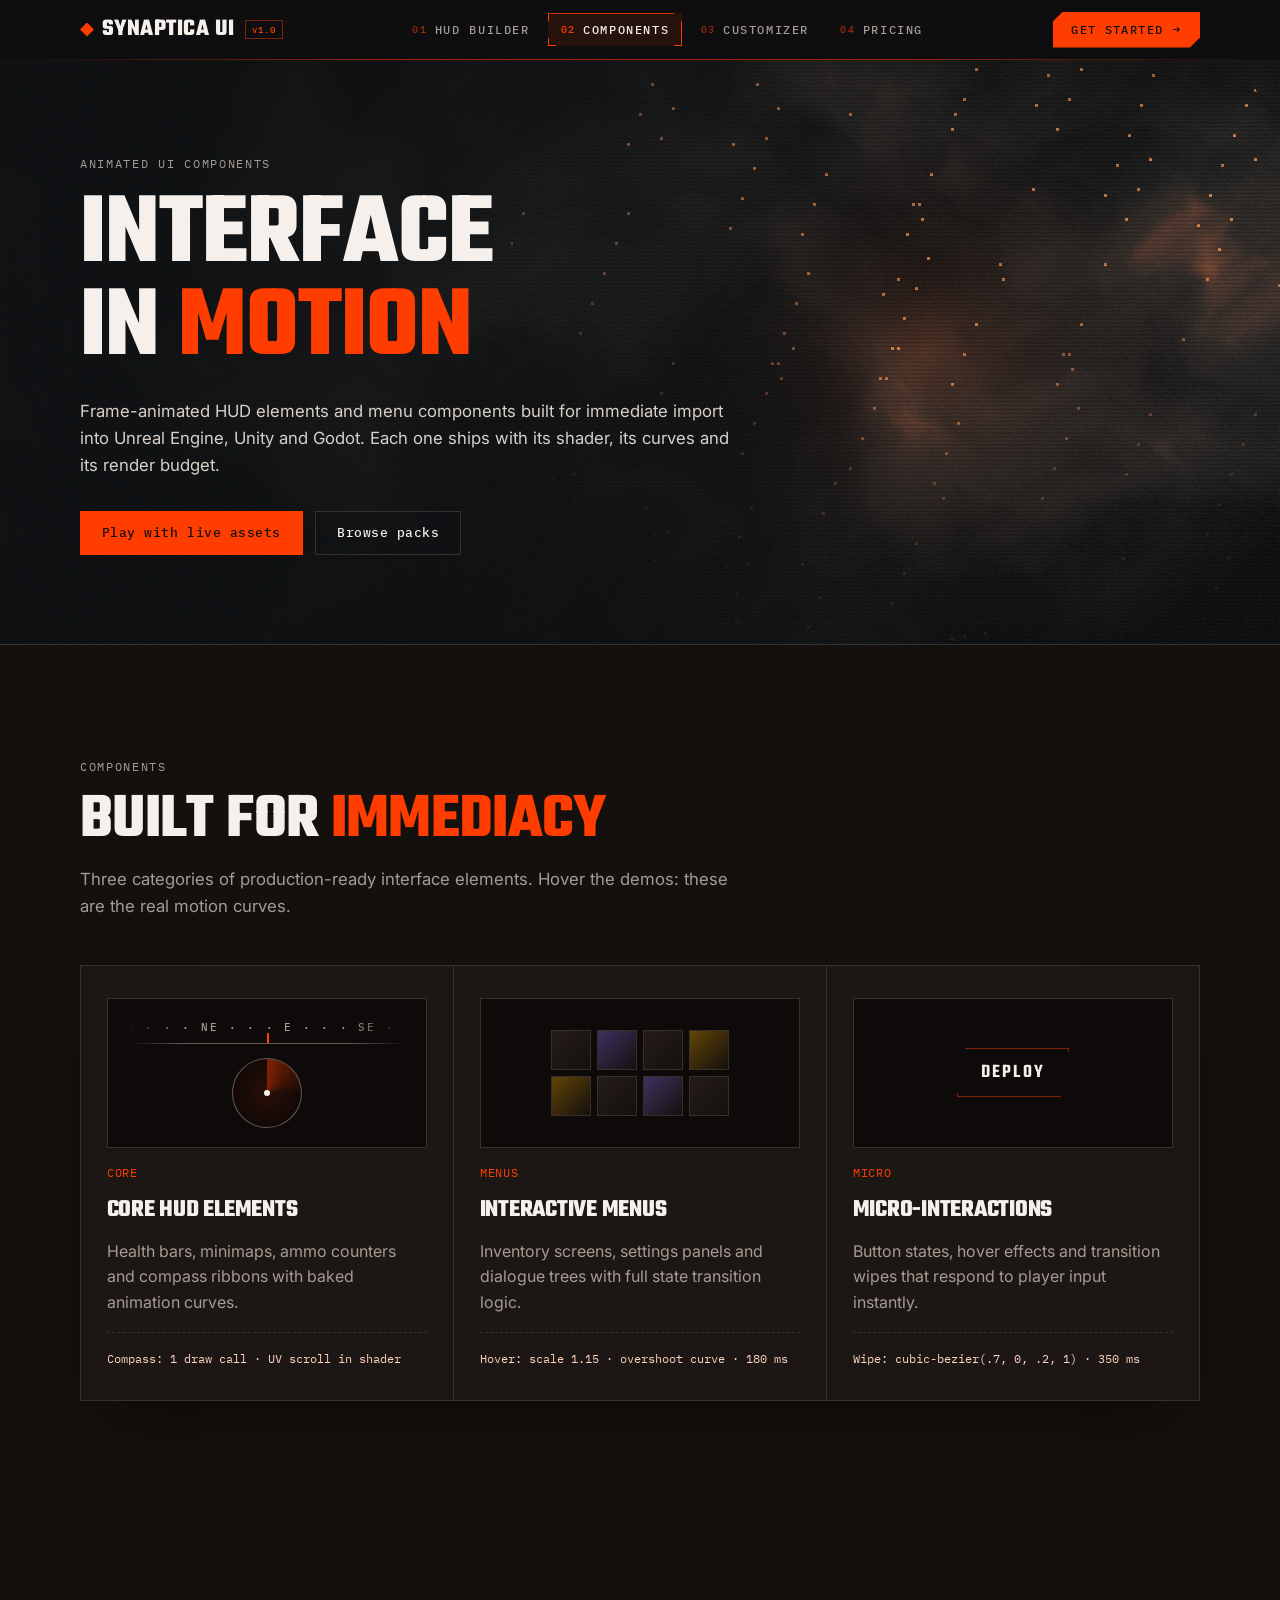
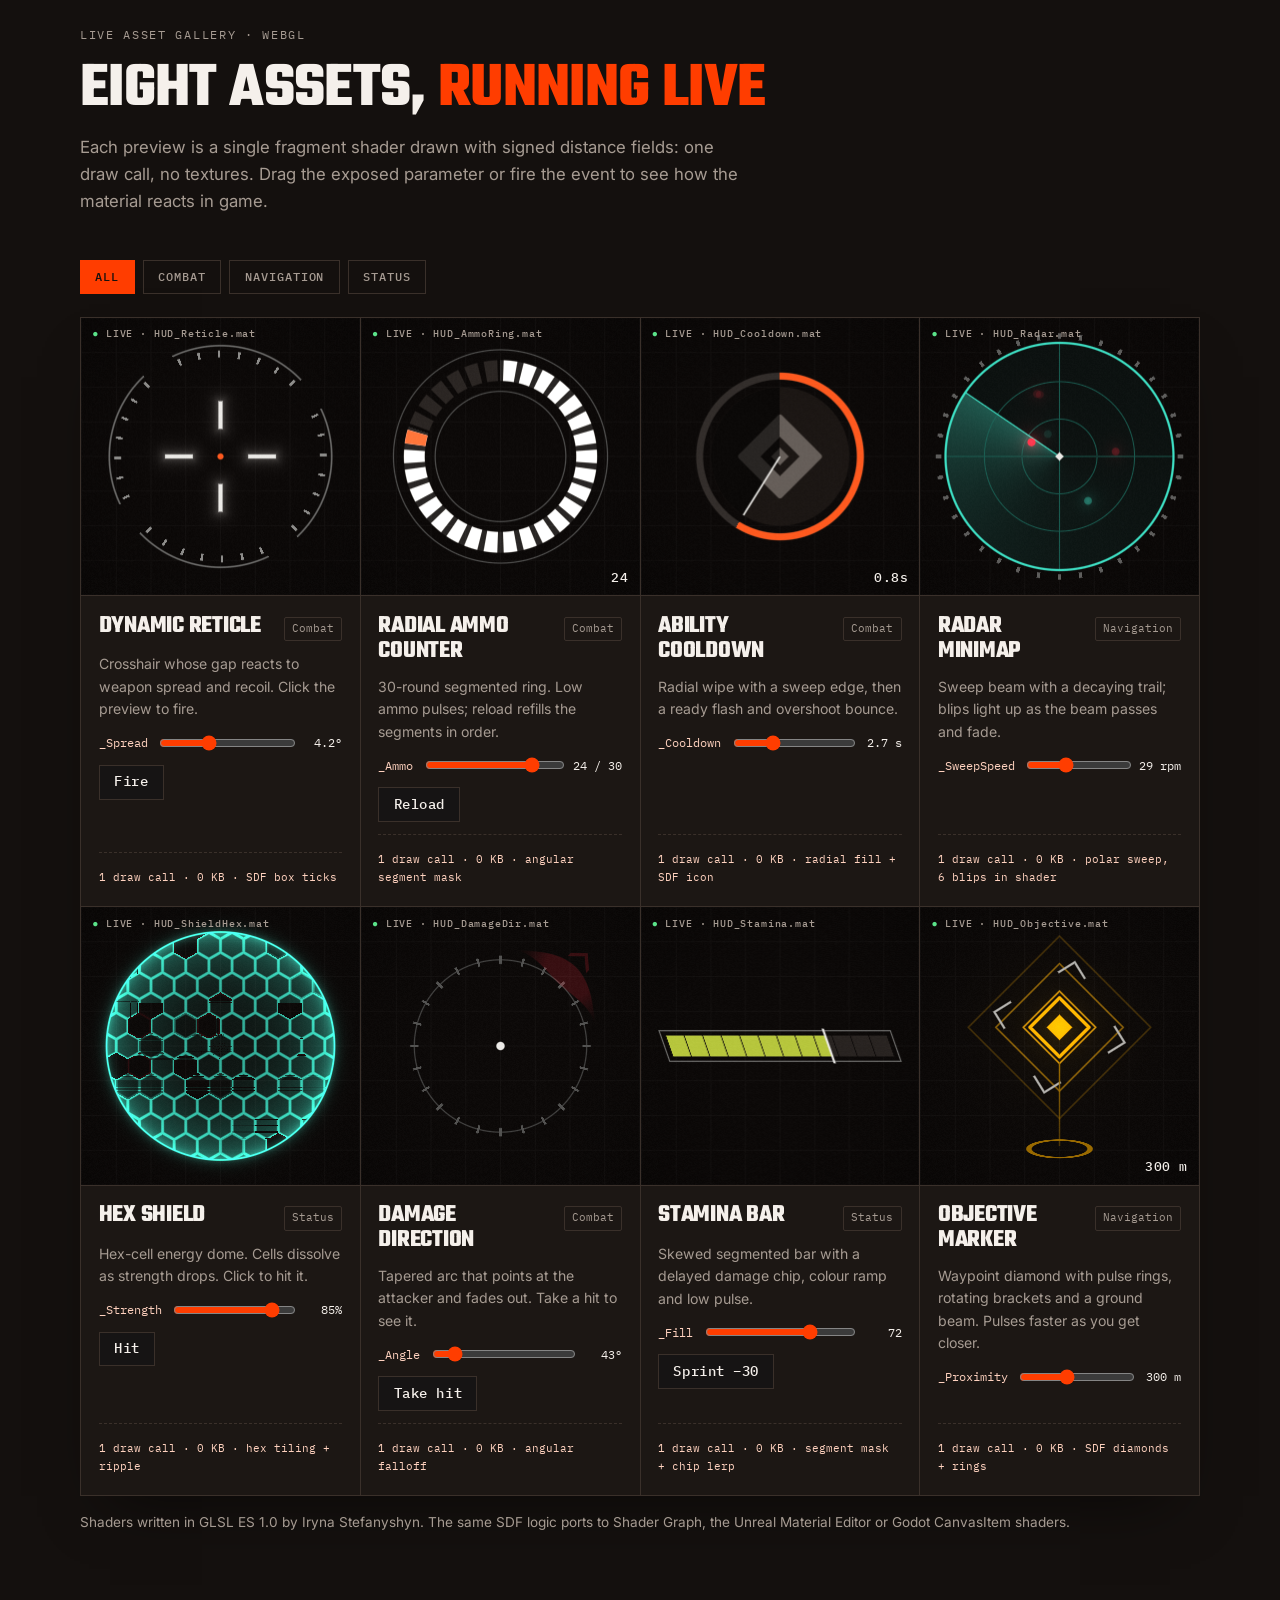
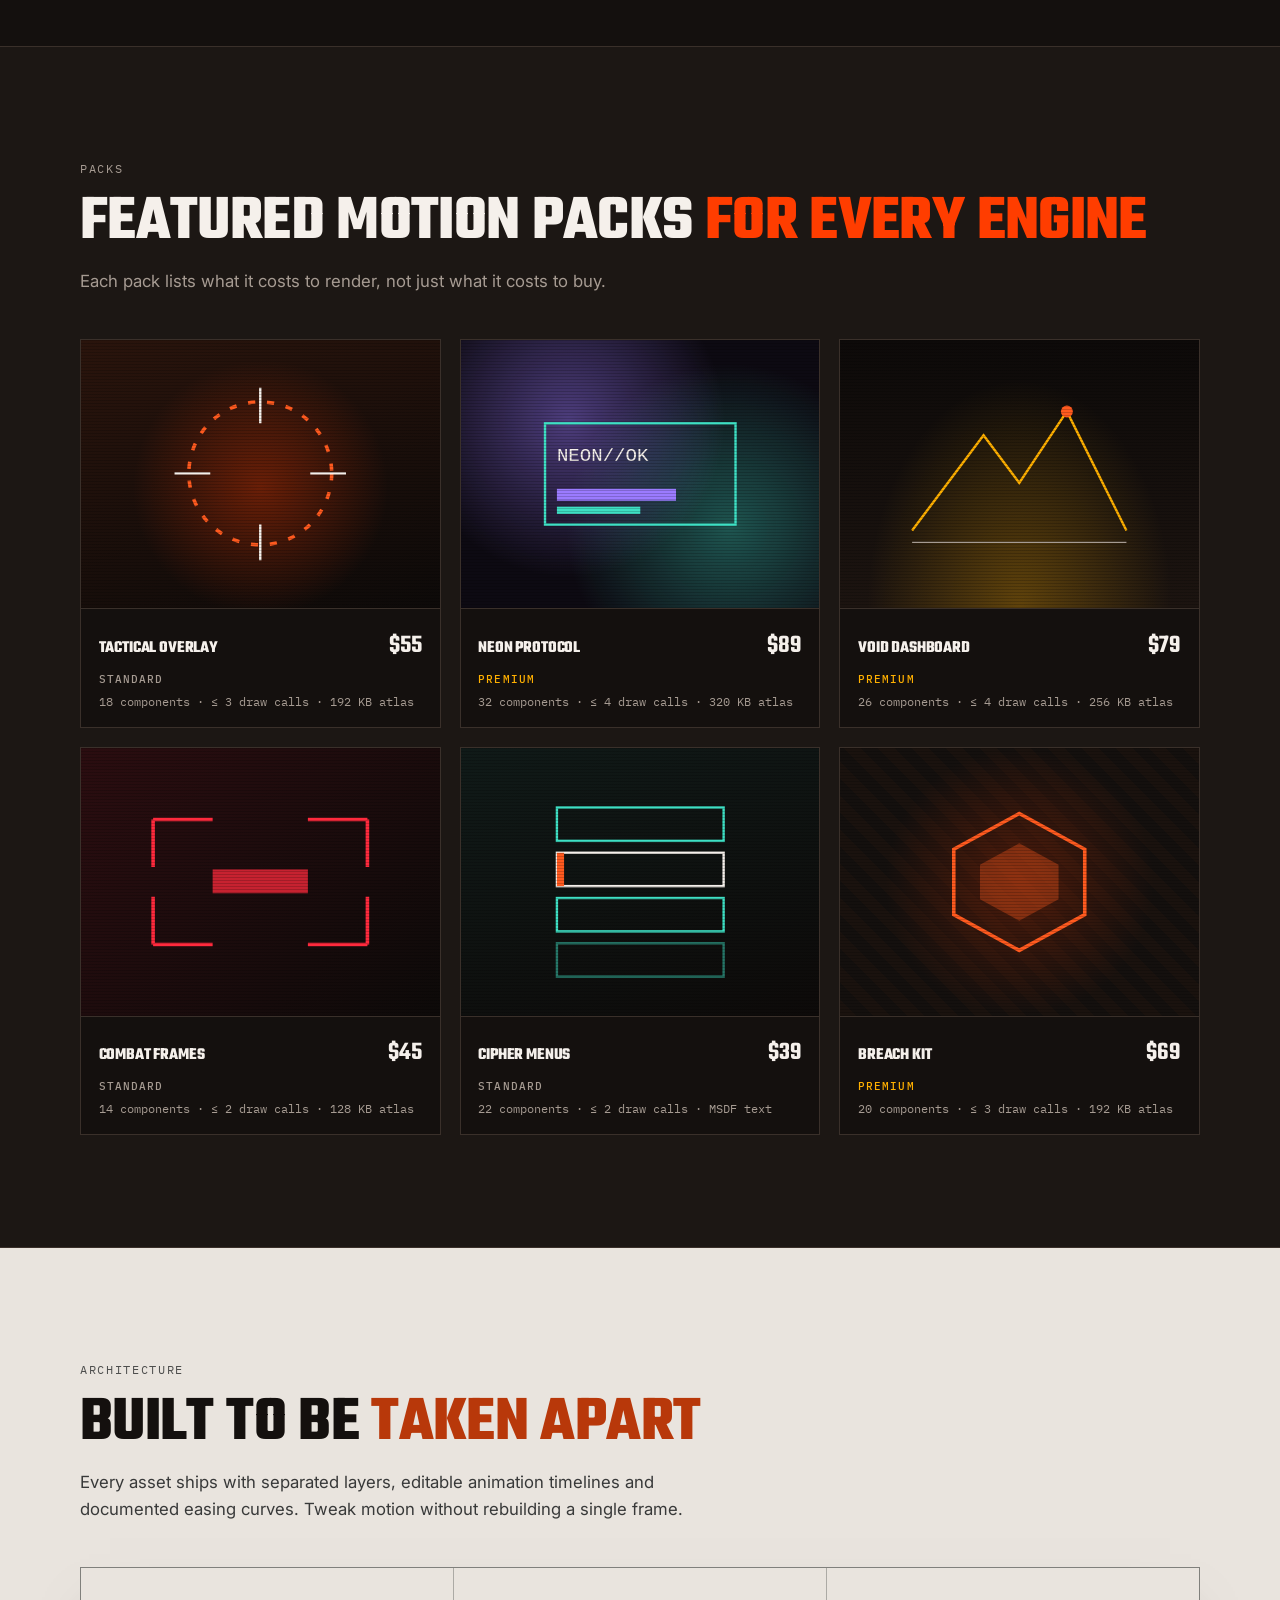
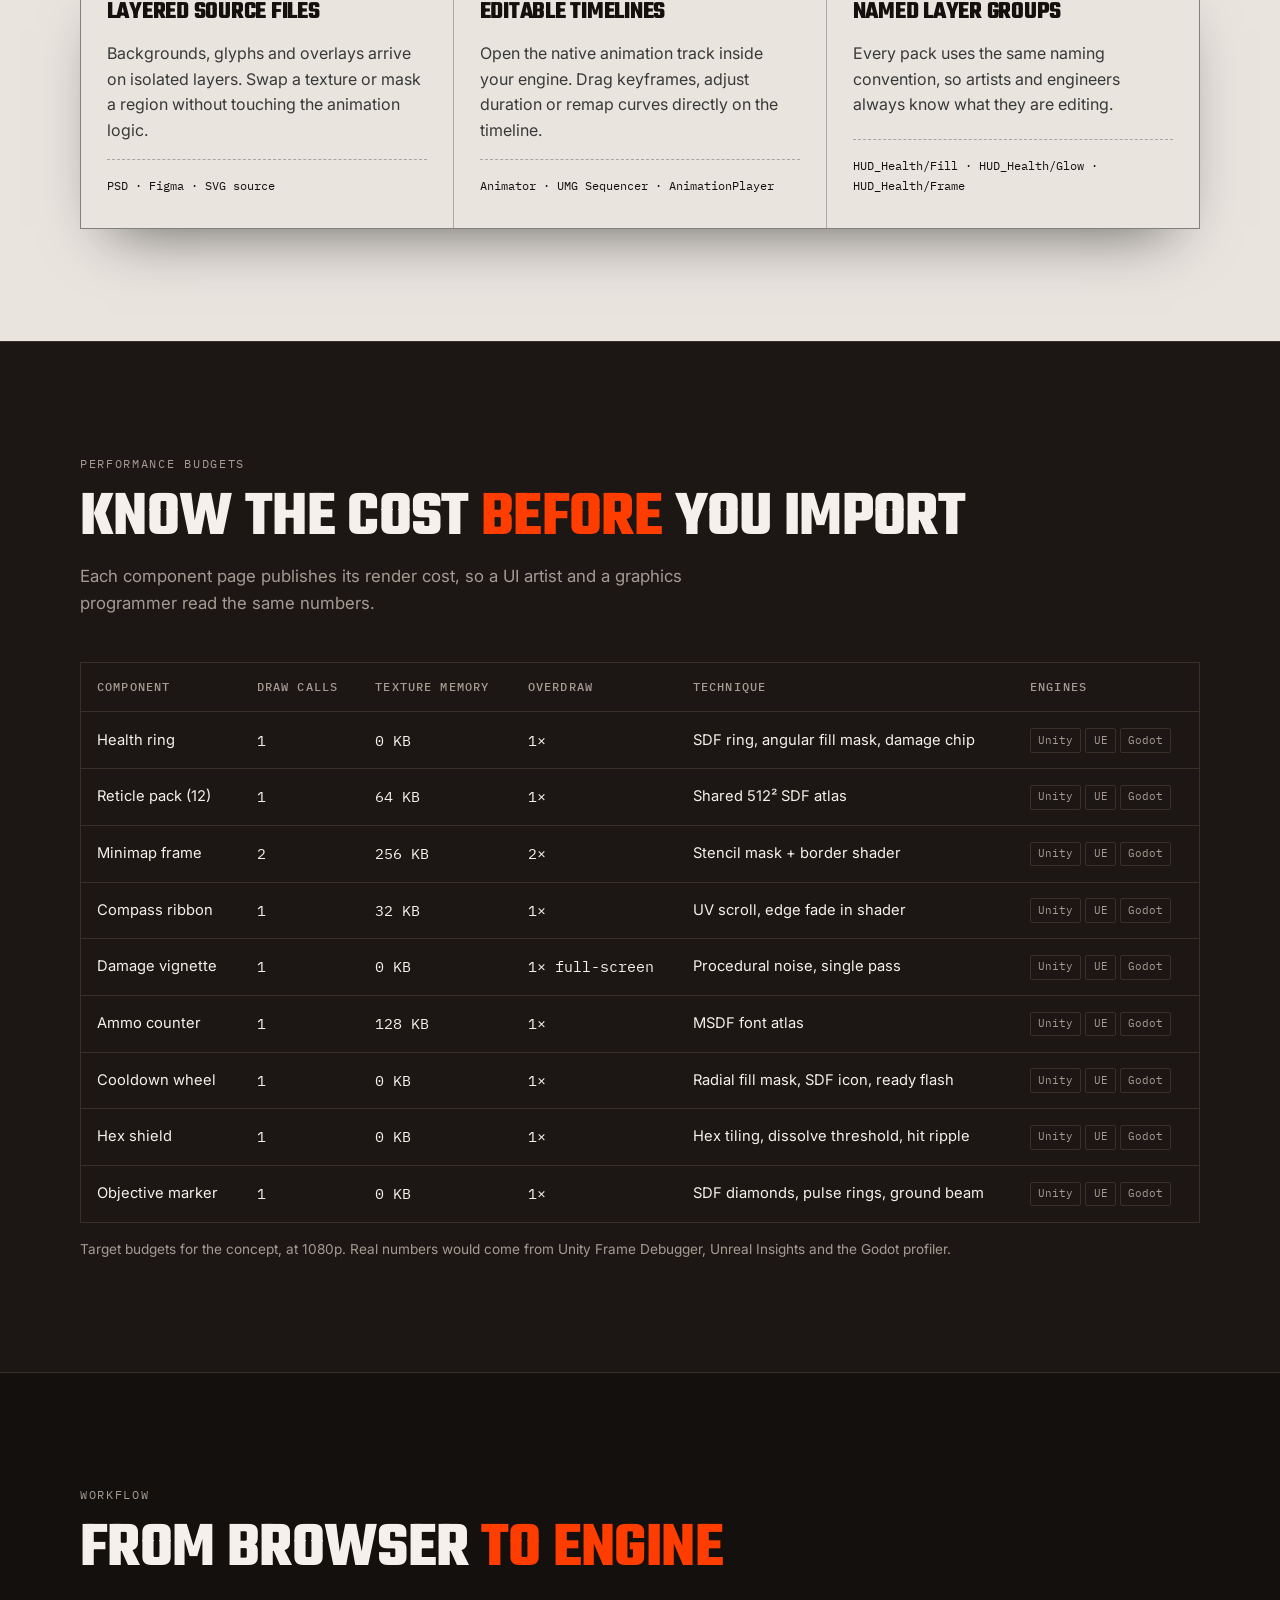
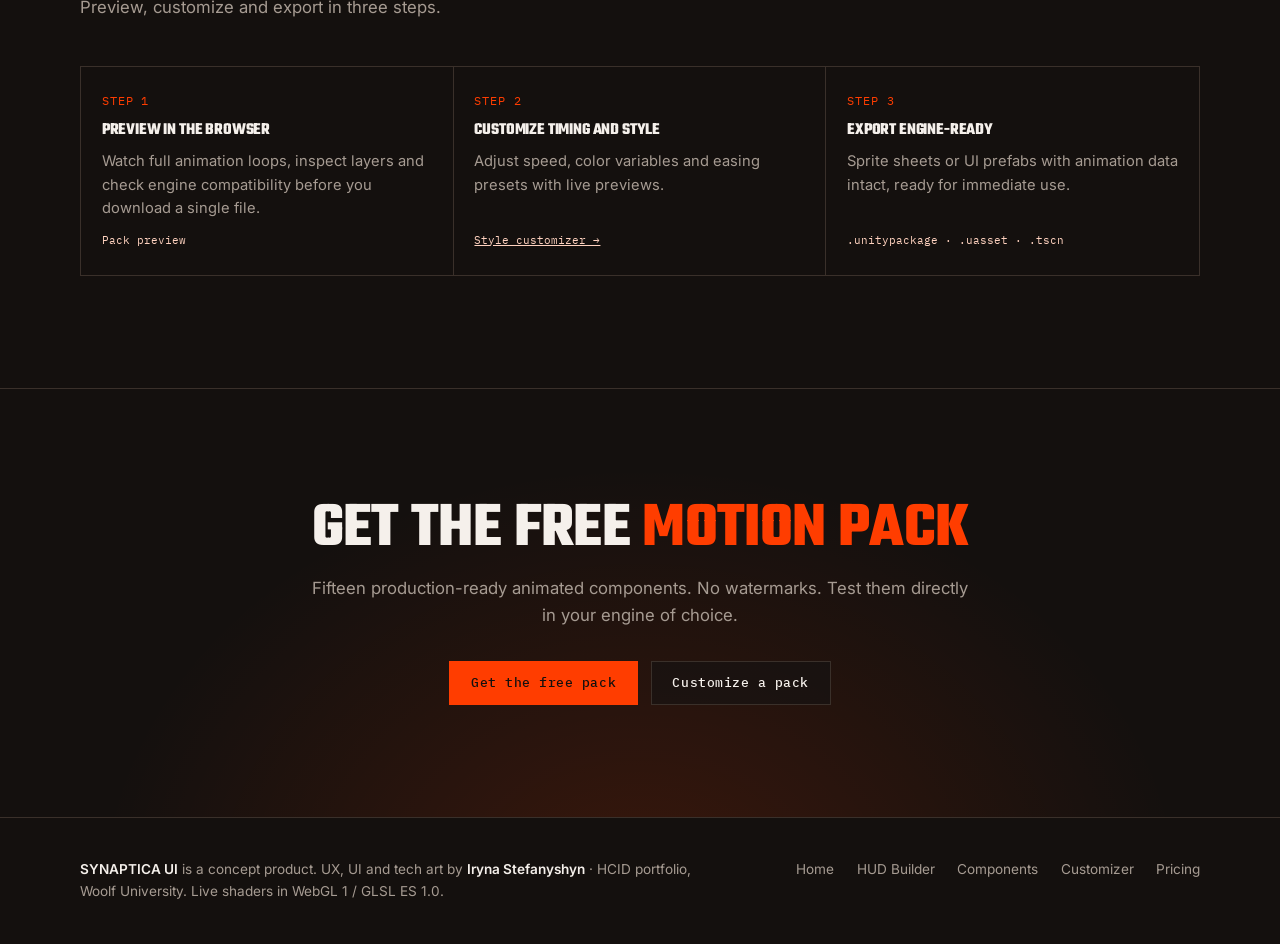
<file: components.html>
<!doctype html>
<html lang="en">
<head>
<meta charset="utf-8">
<meta name="viewport" content="width=device-width, initial-scale=1, viewport-fit=cover">
<title>Components · SYNAPTICA</title>
<meta name="description" content="Animated HUD and menu components with published render budgets.">
<meta property="og:title" content="Components · SYNAPTICA">
<meta property="og:description" content="Animated HUD and menu components with published render budgets.">
<link rel="preconnect" href="https://fonts.googleapis.com">
<link rel="preconnect" href="https://fonts.gstatic.com" crossorigin>
<link rel="stylesheet" href="https://fonts.googleapis.com/css2?family=Teko:wght@500;600;700&family=Inter:wght@300;400;500;600;700&family=IBM+Plex+Mono:wght@400;500&display=swap">
<link rel="stylesheet" href="style.css">
</head>
<body>
<header class="nav">
  <div class="wrap">
    <a class="logo" href="index.html"><i></i>SYNAPTICA UI</a>
    <nav class="links" aria-label="Pages">
      <a href="builder.html">HUD Builder</a>
      <a href="components.html" aria-current="page">Components</a>
      <a href="customizer.html">Customizer</a>
      <a href="pricing.html">Pricing</a>
    </nav>
    <a class="btn btn-primary btn-sm cta-btn" href="pricing.html#checkout">Get started</a>
    <details class="menu"><summary>MENU</summary><nav aria-label="Pages (mobile)">
      <a href="index.html">Home</a>
      <a href="builder.html">HUD Builder</a>
      <a href="components.html" aria-current="page">Components</a>
      <a href="customizer.html">Customizer</a>
      <a href="pricing.html">Pricing</a>
    </nav></details>
  </div>
</header>
<main>
<section class="hero sm" data-hue="3.1">
  <canvas class="heroGL" aria-hidden="true"></canvas>
  <div class="wrap">
    <div>
      <span class="eyebrow">Animated UI components</span>
      <h1 class="glitch" style="margin-top:1rem">Interface<br>in <span class="hot">motion</span></h1>
      <p class="lede">Frame-animated HUD elements and menu components built for immediate import into Unreal Engine, Unity and Godot. Each one ships with its shader, its curves and its render budget.</p>
      <div class="actions">
        <a class="btn btn-primary" href="#gallery">Play with live assets</a>
        <a class="btn btn-ghost" href="#packs">Browse packs</a>
      </div>
    </div>
  </div>
</section>

<section class="block">
  <div class="wrap">
    <div class="head">
      <span class="eyebrow">Components</span>
      <h2>Built for <span class="hot">immediacy</span></h2>
      <p class="lede">Three categories of production-ready interface elements. Hover the demos: these are the real motion curves.</p>
    </div>
    <div class="cells">
      <article class="cell">
        <div class="demo" aria-hidden="true">
          <div style="display:flex;flex-direction:column;gap:14px;align-items:center">
            <div class="w-compass"><div class="tape">N · · · NE · · · E · · · SE · · · S · · · SW · · · W · · · NW · · · N · · · NE · · · E · · · SE · · · S · · · SW · · · W · · · NW · · · </div></div>
            <div class="w-map" style="width:70px"></div>
          </div>
        </div>
        <span class="n">CORE</span>
        <h3>Core HUD elements</h3>
        <p>Health bars, minimaps, ammo counters and compass ribbons with baked animation curves.</p>
        <div class="spec">Compass: 1 draw call · UV scroll in shader</div>
      </article>
      <article class="cell">
        <div class="demo"><div class="slot-grid" aria-label="Inventory slots demo">
          <div class="slot"></div><div class="slot r"></div><div class="slot"></div><div class="slot g"></div>
          <div class="slot g"></div><div class="slot"></div><div class="slot r"></div><div class="slot"></div>
        </div></div>
        <span class="n">MENUS</span>
        <h3>Interactive menus</h3>
        <p>Inventory screens, settings panels and dialogue trees with full state transition logic.</p>
        <div class="spec">Hover: scale 1.15 · overshoot curve · 180 ms</div>
      </article>
      <article class="cell">
        <div class="demo"><button class="mbtn" type="button">Deploy</button></div>
        <span class="n">MICRO</span>
        <h3>Micro-interactions</h3>
        <p>Button states, hover effects and transition wipes that respond to player input instantly.</p>
        <div class="spec">Wipe: cubic-bezier(.7, 0, .2, 1) · 350 ms</div>
      </article>
    </div>
  </div>
</section>

<section class="block" id="gallery">
  <div class="wrap">
    <div class="head">
      <span class="eyebrow">Live asset gallery · WebGL</span>
      <h2>Eight assets, <span class="hot">running live</span></h2>
      <p class="lede">Each preview is a single fragment shader drawn with signed distance fields: one draw call, no textures. Drag the exposed parameter or fire the event to see how the material reacts in game.</p>
    </div>
    <div class="filters" role="group" aria-label="Filter assets">
      <button type="button" data-filter="all" aria-pressed="true">All</button>
      <button type="button" data-filter="combat" aria-pressed="false">Combat</button>
      <button type="button" data-filter="navigation" aria-pressed="false">Navigation</button>
      <button type="button" data-filter="status" aria-pressed="false">Status</button>
    </div>
    <div class="assets" id="assetGrid"></div>
    <p class="note">Shaders written in GLSL ES 1.0 by Iryna Stefanyshyn. The same SDF logic ports to Shader Graph, the Unreal Material Editor or Godot CanvasItem shaders.</p>
  </div>
</section>

<section class="block alt" id="packs">
  <div class="wrap">
    <div class="head">
      <span class="eyebrow">Packs</span>
      <h2>Featured motion packs <span class="hot">for every engine</span></h2>
      <p class="lede">Each pack lists what it costs to render, not just what it costs to buy.</p>
    </div>
    <div class="packs">
      <article class="pack">
        <div class="art" style="background:radial-gradient(circle at 50% 55%,rgba(255,61,0,.35),transparent 55%),linear-gradient(160deg,#2a140c,#0d0a09)">
          <svg viewBox="0 0 300 225" width="100%" height="100%" aria-hidden="true"><g class="spin" style="transform-origin:150px 112px"><circle cx="150" cy="112" r="60" fill="none" stroke="#ff5a1f" stroke-width="3" stroke-dasharray="6 10"/></g><path d="M150 40v30M150 155v30M78 112h30M192 112h30" stroke="#f5f0eb" stroke-width="2"/></svg>
        </div>
        <div class="body"><div class="row"><h3>Tactical overlay</h3><span class="price">$55</span></div><span class="tier">Standard</span><span class="meta">18 components · ≤ 3 draw calls · 192 KB atlas</span></div>
      </article>
      <article class="pack">
        <div class="art" style="background:radial-gradient(circle at 30% 30%,rgba(155,123,255,.45),transparent 50%),radial-gradient(circle at 75% 70%,rgba(62,224,196,.35),transparent 50%),#0d0a12">
          <svg viewBox="0 0 300 225" width="100%" height="100%" aria-hidden="true"><rect x="70" y="70" width="160" height="85" fill="none" stroke="#3ee0c4" stroke-width="2"/><rect x="80" y="125" width="100" height="10" fill="#9b7bff"/><rect x="80" y="140" width="70" height="6" fill="#3ee0c4"/><text x="80" y="102" fill="#f5f0eb" font-family="monospace" font-size="16">NEON//OK</text></svg>
        </div>
        <div class="body"><div class="row"><h3>Neon protocol</h3><span class="price">$89</span></div><span class="tier p">Premium</span><span class="meta">32 components · ≤ 4 draw calls · 320 KB atlas</span></div>
      </article>
      <article class="pack">
        <div class="art" style="background:radial-gradient(ellipse at 50% 100%,rgba(255,176,0,.3),transparent 60%),linear-gradient(180deg,#0d0a09,#1c1410)">
          <svg viewBox="0 0 300 225" width="100%" height="100%" aria-hidden="true"><path d="M60 160 L120 80 L150 120 L190 60 L240 160" fill="none" stroke="#ffb000" stroke-width="2"/><circle cx="190" cy="60" r="5" fill="#ff5a1f"/><line x1="60" y1="170" x2="240" y2="170" stroke="#a69b92" stroke-width="1"/></svg>
        </div>
        <div class="body"><div class="row"><h3>Void dashboard</h3><span class="price">$79</span></div><span class="tier p">Premium</span><span class="meta">26 components · ≤ 4 draw calls · 256 KB atlas</span></div>
      </article>
      <article class="pack">
        <div class="art" style="background:linear-gradient(135deg,#2b0d10,#0d0a09)">
          <svg viewBox="0 0 300 225" width="100%" height="100%" aria-hidden="true"><path d="M60 60h50M60 60v40M240 60h-50M240 60v40M60 165h50M60 165v-40M240 165h-50M240 165v-40" stroke="#ff2a3d" stroke-width="3"/><rect x="110" y="102" width="80" height="20" fill="#ff2a3d" opacity=".75"/></svg>
        </div>
        <div class="body"><div class="row"><h3>Combat frames</h3><span class="price">$45</span></div><span class="tier">Standard</span><span class="meta">14 components · ≤ 2 draw calls · 128 KB atlas</span></div>
      </article>
      <article class="pack">
        <div class="art" style="background:linear-gradient(160deg,#101a18,#0d0a09)">
          <svg viewBox="0 0 300 225" width="100%" height="100%" aria-hidden="true"><g fill="none" stroke="#3ee0c4" stroke-width="2"><rect x="80" y="50" width="140" height="28"/><rect x="80" y="88" width="140" height="28" stroke="#f5f0eb"/><rect x="80" y="126" width="140" height="28"/><rect x="80" y="164" width="140" height="28" opacity=".5"/></g><rect x="80" y="88" width="6" height="28" fill="#ff5a1f"/></svg>
        </div>
        <div class="body"><div class="row"><h3>Cipher menus</h3><span class="price">$39</span></div><span class="tier">Standard</span><span class="meta">22 components · ≤ 2 draw calls · MSDF text</span></div>
      </article>
      <article class="pack">
        <div class="art" style="background:radial-gradient(circle at 50% 50%,rgba(255,61,0,.25),transparent 60%),repeating-linear-gradient(45deg,#1a120e 0 12px,#14100e 12px 24px)">
          <svg viewBox="0 0 300 225" width="100%" height="100%" aria-hidden="true"><polygon points="150,55 205,85 205,140 150,170 95,140 95,85" fill="none" stroke="#ff5a1f" stroke-width="3"/><polygon points="150,80 183,98 183,127 150,145 117,127 117,98" fill="#ff5a1f" opacity=".35"/></svg>
        </div>
        <div class="body"><div class="row"><h3>Breach kit</h3><span class="price">$69</span></div><span class="tier p">Premium</span><span class="meta">20 components · ≤ 3 draw calls · 192 KB atlas</span></div>
      </article>
    </div>
  </div>
</section>

<section class="block loud">
  <div class="wrap">
    <div class="head">
      <span class="eyebrow">Architecture</span>
      <h2>Built to be <span class="hot">taken apart</span></h2>
      <p class="lede">Every asset ships with separated layers, editable animation timelines and documented easing curves. Tweak motion without rebuilding a single frame.</p>
    </div>
    <div class="cells">
      <article class="cell"><h3>Layered source files</h3><p>Backgrounds, glyphs and overlays arrive on isolated layers. Swap a texture or mask a region without touching the animation logic.</p><div class="spec">PSD · Figma · SVG source</div></article>
      <article class="cell"><h3>Editable timelines</h3><p>Open the native animation track inside your engine. Drag keyframes, adjust duration or remap curves directly on the timeline.</p><div class="spec">Animator · UMG Sequencer · AnimationPlayer</div></article>
      <article class="cell"><h3>Named layer groups</h3><p>Every pack uses the same naming convention, so artists and engineers always know what they are editing.</p><div class="spec">HUD_Health/Fill · HUD_Health/Glow · HUD_Health/Frame</div></article>
    </div>
  </div>
</section>

<section class="block alt" id="budgets">
  <div class="wrap">
    <div class="head">
      <span class="eyebrow">Performance budgets</span>
      <h2>Know the cost <span class="hot">before</span> you import</h2>
      <p class="lede">Each component page publishes its render cost, so a UI artist and a graphics programmer read the same numbers.</p>
    </div>
    <div class="tablebox">
      <table>
        <thead><tr><th>Component</th><th>Draw calls</th><th>Texture memory</th><th>Overdraw</th><th>Technique</th><th>Engines</th></tr></thead>
        <tbody>
          <tr><td>Health ring</td><td class="num">1</td><td class="num">0 KB</td><td class="num">1×</td><td>SDF ring, angular fill mask, damage chip</td><td><span class="pill">Unity</span><span class="pill">UE</span><span class="pill">Godot</span></td></tr>
          <tr><td>Reticle pack (12)</td><td class="num">1</td><td class="num">64 KB</td><td class="num">1×</td><td>Shared 512² SDF atlas</td><td><span class="pill">Unity</span><span class="pill">UE</span><span class="pill">Godot</span></td></tr>
          <tr><td>Minimap frame</td><td class="num">2</td><td class="num">256 KB</td><td class="num">2×</td><td>Stencil mask + border shader</td><td><span class="pill">Unity</span><span class="pill">UE</span><span class="pill">Godot</span></td></tr>
          <tr><td>Compass ribbon</td><td class="num">1</td><td class="num">32 KB</td><td class="num">1×</td><td>UV scroll, edge fade in shader</td><td><span class="pill">Unity</span><span class="pill">UE</span><span class="pill">Godot</span></td></tr>
          <tr><td>Damage vignette</td><td class="num">1</td><td class="num">0 KB</td><td class="num">1× full-screen</td><td>Procedural noise, single pass</td><td><span class="pill">Unity</span><span class="pill">UE</span><span class="pill">Godot</span></td></tr>
          <tr><td>Ammo counter</td><td class="num">1</td><td class="num">128 KB</td><td class="num">1×</td><td>MSDF font atlas</td><td><span class="pill">Unity</span><span class="pill">UE</span><span class="pill">Godot</span></td></tr>
          <tr><td>Cooldown wheel</td><td class="num">1</td><td class="num">0 KB</td><td class="num">1×</td><td>Radial fill mask, SDF icon, ready flash</td><td><span class="pill">Unity</span><span class="pill">UE</span><span class="pill">Godot</span></td></tr>
          <tr><td>Hex shield</td><td class="num">1</td><td class="num">0 KB</td><td class="num">1×</td><td>Hex tiling, dissolve threshold, hit ripple</td><td><span class="pill">Unity</span><span class="pill">UE</span><span class="pill">Godot</span></td></tr>
          <tr><td>Objective marker</td><td class="num">1</td><td class="num">0 KB</td><td class="num">1×</td><td>SDF diamonds, pulse rings, ground beam</td><td><span class="pill">Unity</span><span class="pill">UE</span><span class="pill">Godot</span></td></tr>
        </tbody>
      </table>
    </div>
    <p class="note">Target budgets for the concept, at 1080p. Real numbers would come from Unity Frame Debugger, Unreal Insights and the Godot profiler.</p>
  </div>
</section>

<section class="block">
  <div class="wrap">
    <div class="head">
      <span class="eyebrow">Workflow</span>
      <h2>From browser <span class="hot">to engine</span></h2>
      <p class="lede">Preview, customize and export in three steps.</p>
    </div>
    <ol class="steps">
      <li><span class="n">STEP 1</span><h3>Preview in the browser</h3><p>Watch full animation loops, inspect layers and check engine compatibility before you download a single file.</p><span class="tool">Pack preview</span></li>
      <li><span class="n">STEP 2</span><h3>Customize timing and style</h3><p>Adjust speed, color variables and easing presets with live previews.</p><span class="tool"><a href="customizer.html">Style customizer →</a></span></li>
      <li><span class="n">STEP 3</span><h3>Export engine-ready</h3><p>Sprite sheets or UI prefabs with animation data intact, ready for immediate use.</p><span class="tool">.unitypackage · .uasset · .tscn</span></li>
    </ol>
  </div>
</section>

<section class="block cta">
  <div class="wrap">
    <h2>Get the free <span class="hot">motion pack</span></h2>
    <p class="lede">Fifteen production-ready animated components. No watermarks. Test them directly in your engine of choice.</p>
    <div class="actions">
      <a class="btn btn-primary" href="pricing.html#checkout">Get the free pack</a>
      <a class="btn btn-ghost" href="customizer.html">Customize a pack</a>
    </div>
  </div>
</section>
</main>
<footer>
  <div class="wrap">
    <span><strong>SYNAPTICA UI</strong> is a concept product. UX, UI and tech art by <strong>Iryna Stefanyshyn</strong> · HCID portfolio, Woolf University. Live shaders in WebGL 1 / GLSL ES 1.0.</span>
    <nav class="flinks" aria-label="Footer">
      <a href="index.html">Home</a><a href="builder.html">HUD Builder</a><a href="components.html">Components</a><a href="customizer.html">Customizer</a><a href="pricing.html">Pricing</a>
    </nav>
  </div>
</footer>
<script src="core.js"></script>
<script src="gallery.js"></script>

</body>
</html>
</file>
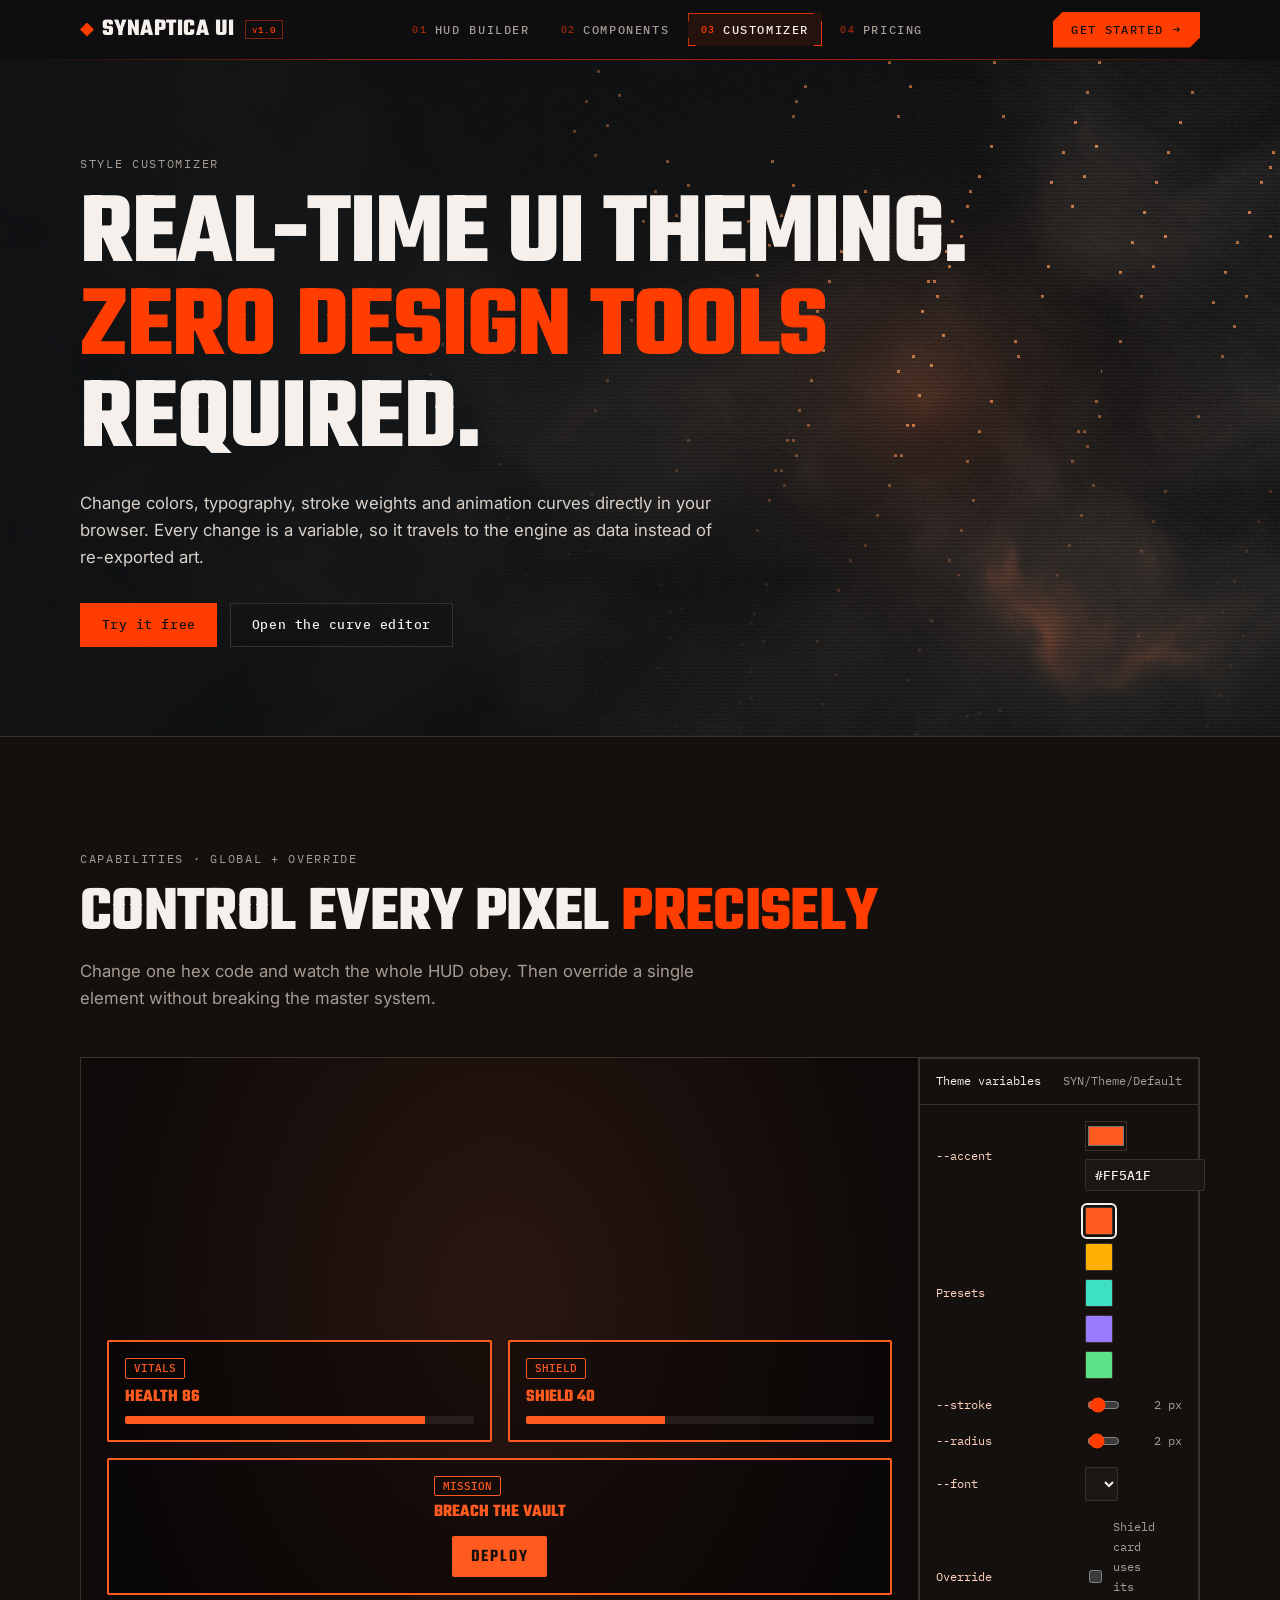
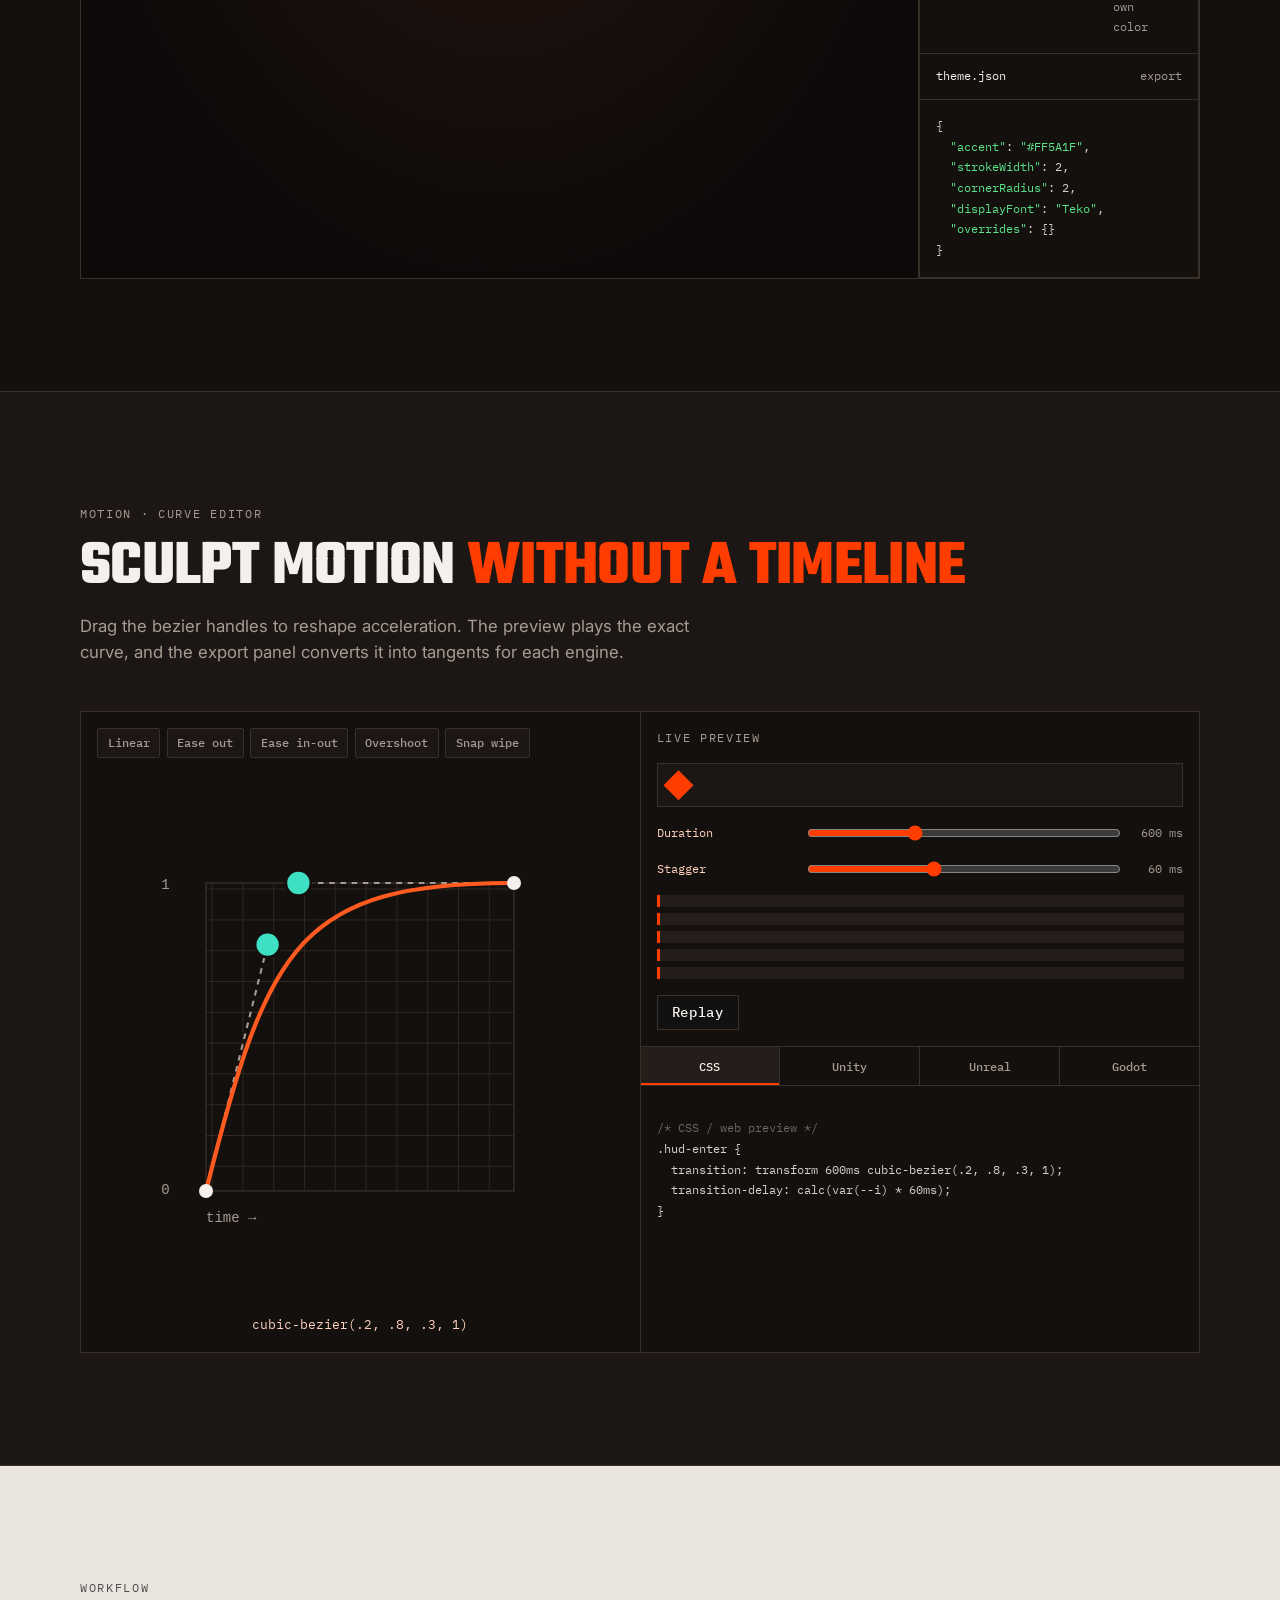
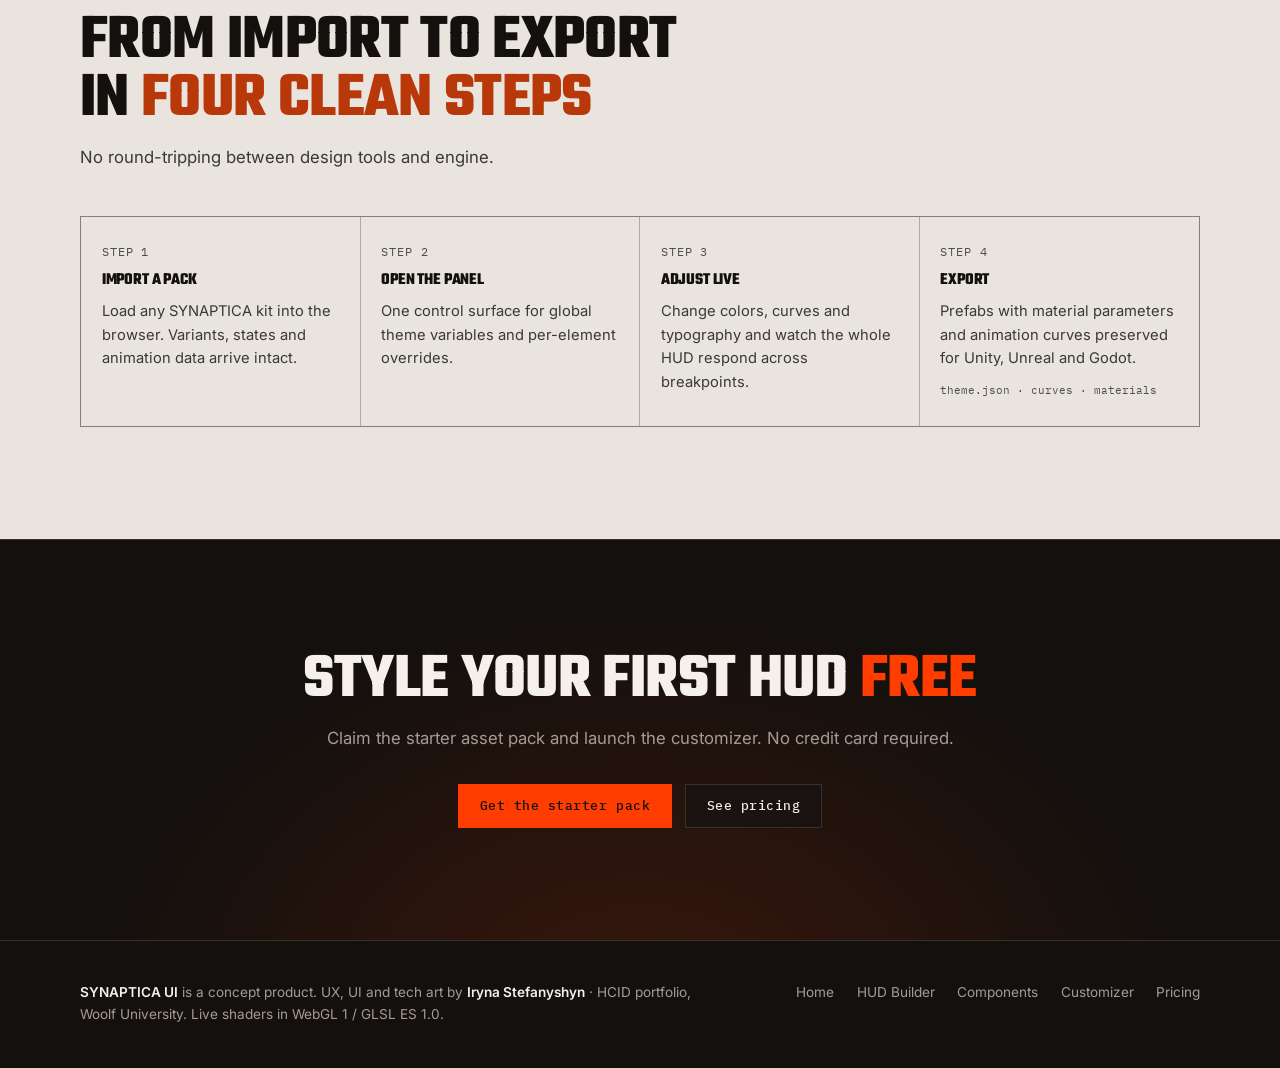
<file: customizer.html>
<!doctype html>
<html lang="en">
<head>
<meta charset="utf-8">
<meta name="viewport" content="width=device-width, initial-scale=1, viewport-fit=cover">
<title>Style Customizer · SYNAPTICA</title>
<meta name="description" content="Live theme variables and a bezier curve editor that exports engine curves.">
<meta property="og:title" content="Style Customizer · SYNAPTICA">
<meta property="og:description" content="Live theme variables and a bezier curve editor that exports engine curves.">
<link rel="preconnect" href="https://fonts.googleapis.com">
<link rel="preconnect" href="https://fonts.gstatic.com" crossorigin>
<link rel="stylesheet" href="https://fonts.googleapis.com/css2?family=Teko:wght@500;600;700&family=Inter:wght@300;400;500;600;700&family=IBM+Plex+Mono:wght@400;500&display=swap">
<link rel="stylesheet" href="style.css">
</head>
<body>
<header class="nav">
  <div class="wrap">
    <a class="logo" href="index.html"><i></i>SYNAPTICA UI</a>
    <nav class="links" aria-label="Pages">
      <a href="builder.html">HUD Builder</a>
      <a href="components.html">Components</a>
      <a href="customizer.html" aria-current="page">Customizer</a>
      <a href="pricing.html">Pricing</a>
    </nav>
    <a class="btn btn-primary btn-sm cta-btn" href="pricing.html#checkout">Get started</a>
    <details class="menu"><summary>MENU</summary><nav aria-label="Pages (mobile)">
      <a href="index.html">Home</a>
      <a href="builder.html">HUD Builder</a>
      <a href="components.html">Components</a>
      <a href="customizer.html" aria-current="page">Customizer</a>
      <a href="pricing.html">Pricing</a>
    </nav></details>
  </div>
</header>
<main>
<section class="hero sm" data-hue="4.6">
  <canvas class="heroGL" aria-hidden="true"></canvas>
  <div class="wrap">
    <div>
      <span class="eyebrow">Style customizer</span>
      <h1 class="glitch" style="margin-top:1rem">Real-time UI theming.<br><span class="hot">Zero design tools</span> required.</h1>
      <p class="lede">Change colors, typography, stroke weights and animation curves directly in your browser. Every change is a variable, so it travels to the engine as data instead of re-exported art.</p>
      <div class="actions">
        <a class="btn btn-primary" href="#theme">Try it free</a>
        <a class="btn btn-ghost" href="#motion">Open the curve editor</a>
      </div>
    </div>
  </div>
</section>

<section class="block" id="theme">
  <div class="wrap">
    <div class="head">
      <span class="eyebrow">Capabilities · global + override</span>
      <h2>Control every pixel <span class="hot">precisely</span></h2>
      <p class="lede">Change one hex code and watch the whole HUD obey. Then override a single element without breaking the master system.</p>
    </div>
    <div class="theme-stage">
      <div class="mini" id="mini">
        <div class="card"><span class="chip">VITALS</span><b>Health 86</b><div class="meter"><i style="width:86%"></i></div></div>
        <div class="card" id="ovrCard"><span class="chip">SHIELD</span><b>Shield 40</b><div class="meter"><i style="width:40%"></i></div></div>
        <div class="card wide"><div style="display:flex;flex-direction:column;gap:.4rem"><span class="chip">MISSION</span><b>Breach the vault</b></div><button class="mbtn2" type="button">Deploy</button></div>
      </div>
      <div class="panel">
        <div class="panel-head"><span>Theme variables</span><span>SYN/Theme/Default</span></div>
        <div class="props">
          <div class="prop"><label for="tColor">--accent</label><div style="display:flex;gap:.5rem;align-items:center;flex-wrap:wrap"><input type="color" id="tColor" value="#ff5a1f"><input class="hexin" id="tHex" value="#FF5A1F" maxlength="7" aria-label="Accent hex value"></div><span></span></div>
          <div class="prop"><span class="lbl">Presets</span><div class="swatches" role="group" aria-label="Theme presets">
            <button class="sw" style="background:#ff5a1f" data-hex="#FF5A1F" aria-pressed="true" aria-label="Forge"></button>
            <button class="sw" style="background:#ffb000" data-hex="#FFB000" aria-pressed="false" aria-label="Amber"></button>
            <button class="sw" style="background:#3ee0c4" data-hex="#3EE0C4" aria-pressed="false" aria-label="Cryo"></button>
            <button class="sw" style="background:#9b7bff" data-hex="#9B7BFF" aria-pressed="false" aria-label="Void"></button>
            <button class="sw" style="background:#5be38a" data-hex="#5BE38A" aria-pressed="false" aria-label="Toxic"></button>
          </div><span></span></div>
          <div class="prop"><label for="tStroke">--stroke</label><input id="tStroke" type="range" min="1" max="6" step="1" value="2"><output id="oStroke">2 px</output></div>
          <div class="prop"><label for="tRadius">--radius</label><input id="tRadius" type="range" min="0" max="18" step="1" value="2"><output id="oRadius">2 px</output></div>
          <div class="prop"><label for="tFont">--font</label><select id="tFont" class="hexin" style="width:100%"><option value="display">Teko</option><option value="body">Inter</option><option value="mono">JetBrains Mono</option></select><span></span></div>
          <div class="prop"><label for="tOvr">Override</label><label style="display:flex;gap:.5rem;align-items:center;color:var(--muted)"><input type="checkbox" id="tOvr"> Shield card uses its own color</label><span></span></div>
        </div>
        <div class="panel-head" style="border-top:1px solid var(--line)"><span>theme.json</span><span>export</span></div>
        <pre class="code" id="themeJson"></pre>
      </div>
    </div>
  </div>
</section>

<section class="block alt" id="motion">
  <div class="wrap">
    <div class="head">
      <span class="eyebrow">Motion · curve editor</span>
      <h2>Sculpt motion <span class="hot">without a timeline</span></h2>
      <p class="lede">Drag the bezier handles to reshape acceleration. The preview plays the exact curve, and the export panel converts it into tangents for each engine.</p>
    </div>
    <div class="curvebox">
      <div class="curve">
        <div class="presets" role="group" aria-label="Easing presets">
          <button data-c="0,0,1,1">Linear</button>
          <button data-c=".2,.8,.3,1">Ease out</button>
          <button data-c=".65,0,.35,1">Ease in-out</button>
          <button data-c=".3,1.6,.5,1">Overshoot</button>
          <button data-c=".7,0,.2,1">Snap wipe</button>
        </div>
        <svg id="curve" viewBox="0 -40 300 380" style="aspect-ratio:300/380" aria-label="Bezier curve editor">
          <defs><pattern id="gp" width="22" height="22" patternUnits="userSpaceOnUse"><path d="M22 0H0V22" fill="none" stroke="#3a2d27" stroke-width="1"/></pattern></defs>
          <rect x="40" y="40" width="220" height="220" fill="url(#gp)" stroke="#3a2d27"/>
          <text x="40" y="282" fill="#a69b92" font-family="JetBrains Mono, monospace" font-size="10">time →</text>
          <text x="8" y="44" fill="#a69b92" font-family="JetBrains Mono, monospace" font-size="10">1</text>
          <text x="8" y="262" fill="#a69b92" font-family="JetBrains Mono, monospace" font-size="10">0</text>
          <line id="l1" stroke="#a69b92" stroke-width="1.5" stroke-dasharray="4 4"/>
          <line id="l2" stroke="#a69b92" stroke-width="1.5" stroke-dasharray="4 4"/>
          <path id="cpath" fill="none" stroke="#ff5a1f" stroke-width="3"/>
          <circle cx="40" cy="260" r="5" fill="#f5f0eb"/><circle cx="260" cy="40" r="5" fill="#f5f0eb"/>
          <circle id="h1" class="handle" r="9" fill="#3ee0c4" stroke="#14100e" stroke-width="2" tabindex="0" role="slider" aria-label="Handle 1"/>
          <circle id="h2" class="handle" r="9" fill="#3ee0c4" stroke="#14100e" stroke-width="2" tabindex="0" role="slider" aria-label="Handle 2"/>
        </svg>
        <div class="mono" style="font-size:.8rem;color:var(--accent-soft);text-align:center" id="bz">cubic-bezier(.2, .8, .3, 1)</div>
      </div>
      <div class="preview">
        <span class="eyebrow">Live preview</span>
        <div class="track" id="track"><span class="puck" id="puck"></span></div>
        <div class="prop"><label for="dur">Duration</label><input id="dur" type="range" min="150" max="1500" step="10" value="600"><output id="oDur">600 ms</output></div>
        <div class="prop"><label for="stg">Stagger</label><input id="stg" type="range" min="0" max="150" step="5" value="60"><output id="oStg">60 ms</output></div>
        <div class="stagger" id="stagger"><i></i><i></i><i></i><i></i><i></i></div>
        <button class="btn btn-ghost btn-sm" id="replay" style="align-self:flex-start">Replay</button>
        <div class="tabs" role="tablist" aria-label="Export target" style="margin-inline:-1rem">
          <button class="tab" role="tab" aria-selected="true" data-x="css">CSS</button>
          <button class="tab" role="tab" aria-selected="false" data-x="unity">Unity</button>
          <button class="tab" role="tab" aria-selected="false" data-x="unreal">Unreal</button>
          <button class="tab" role="tab" aria-selected="false" data-x="godot">Godot</button>
        </div>
        <pre class="code" id="curveCode" style="margin-inline:-1rem;padding-inline:1rem"></pre>
      </div>
    </div>
  </div>
</section>

<section class="block loud">
  <div class="wrap">
    <div class="head">
      <span class="eyebrow">Workflow</span>
      <h2>From import to export in <span class="hot">four clean steps</span></h2>
      <p class="lede">No round-tripping between design tools and engine.</p>
    </div>
    <ol class="steps" style="--cols:4">
      <li><span class="n">STEP 1</span><h3>Import a pack</h3><p>Load any SYNAPTICA kit into the browser. Variants, states and animation data arrive intact.</p></li>
      <li><span class="n">STEP 2</span><h3>Open the panel</h3><p>One control surface for global theme variables and per-element overrides.</p></li>
      <li><span class="n">STEP 3</span><h3>Adjust live</h3><p>Change colors, curves and typography and watch the whole HUD respond across breakpoints.</p></li>
      <li><span class="n">STEP 4</span><h3>Export</h3><p>Prefabs with material parameters and animation curves preserved for Unity, Unreal and Godot.</p><span class="tool">theme.json · curves · materials</span></li>
    </ol>
  </div>
</section>

<section class="block cta">
  <div class="wrap">
    <h2>Style your first HUD <span class="hot">free</span></h2>
    <p class="lede">Claim the starter asset pack and launch the customizer. No credit card required.</p>
    <div class="actions">
      <a class="btn btn-primary" href="pricing.html#checkout">Get the starter pack</a>
      <a class="btn btn-ghost" href="pricing.html">See pricing</a>
    </div>
  </div>
</section>

</main>
<footer>
  <div class="wrap">
    <span><strong>SYNAPTICA UI</strong> is a concept product. UX, UI and tech art by <strong>Iryna Stefanyshyn</strong> · HCID portfolio, Woolf University. Live shaders in WebGL 1 / GLSL ES 1.0.</span>
    <nav class="flinks" aria-label="Footer">
      <a href="index.html">Home</a><a href="builder.html">HUD Builder</a><a href="components.html">Components</a><a href="customizer.html">Customizer</a><a href="pricing.html">Pricing</a>
    </nav>
  </div>
</footer>
<script src="core.js"></script>
<script>
(function(){
const reduce=window.SYN.reduce;const $=id=>document.getElementById(id);
/* ---------- theme ---------- */
const mini=$('mini');const T={accent:'#FF5A1F',stroke:2,radius:2,font:'display',ovr:false};
function applyTheme(){
  mini.style.setProperty('--t-accent',T.accent);mini.style.setProperty('--t-stroke',T.stroke+'px');mini.style.setProperty('--t-radius',T.radius+'px');mini.style.setProperty('--t-font','var(--'+T.font+')');
  $('ovrCard').classList.toggle('ovr',T.ovr);$('oStroke').textContent=T.stroke+' px';$('oRadius').textContent=T.radius+' px';
  $('tColor').value=T.accent.toLowerCase();$('tHex').value=T.accent;
  document.querySelectorAll('[data-hex]').forEach(b=>b.setAttribute('aria-pressed',String(b.dataset.hex===T.accent)));
  const fonts={display:'Teko',body:'Inter',mono:'JetBrains Mono'};
  const s=x=>'<span class="s">'+x+'</span>';
  $('themeJson').innerHTML='{\n  '+s('"accent"')+': '+s('"'+T.accent+'"')+',\n  '+s('"strokeWidth"')+': '+T.stroke+',\n  '+s('"cornerRadius"')+': '+T.radius+',\n  '+s('"displayFont"')+': '+s('"'+fonts[T.font]+'"')+',\n  '+s('"overrides"')+': '+(T.ovr?'{ '+s('"HUD_Shield"')+': { '+s('"accent"')+': '+s('"#3EE0C4"')+' } }':'{}')+'\n}';
}
$('tColor').addEventListener('input',e=>{T.accent=e.target.value.toUpperCase();applyTheme();});
$('tHex').addEventListener('change',e=>{let v=e.target.value.trim();if(v[0]!=='#')v='#'+v;if(/^#[0-9a-fA-F]{6}$/.test(v)){T.accent=v.toUpperCase();}applyTheme();});
document.querySelectorAll('[data-hex]').forEach(b=>b.addEventListener('click',()=>{T.accent=b.dataset.hex;applyTheme();}));
$('tStroke').addEventListener('input',e=>{T.stroke=+e.target.value;applyTheme();});
$('tRadius').addEventListener('input',e=>{T.radius=+e.target.value;applyTheme();});
$('tFont').addEventListener('change',e=>{T.font=e.target.value;applyTheme();});
$('tOvr').addEventListener('change',e=>{T.ovr=e.target.checked;applyTheme();});
applyTheme();

/* ---------- curve editor ---------- */
const C={x1:.2,y1:.8,x2:.3,y2:1};let target='css';
const X=x=>40+220*x,Y=y=>260-220*y;
const svg=$('curve');
function r2(v){return (Math.round(v*100)/100).toString().replace(/^0\./,'.').replace(/^-0\./,'-.');}
function bez(){return 'cubic-bezier('+r2(C.x1)+', '+r2(C.y1)+', '+r2(C.x2)+', '+r2(C.y2)+')';}
function drawCurve(){
  $('cpath').setAttribute('d','M'+X(0)+' '+Y(0)+' C'+X(C.x1)+' '+Y(C.y1)+' '+X(C.x2)+' '+Y(C.y2)+' '+X(1)+' '+Y(1));
  $('h1').setAttribute('cx',X(C.x1));$('h1').setAttribute('cy',Y(C.y1));$('h2').setAttribute('cx',X(C.x2));$('h2').setAttribute('cy',Y(C.y2));
  const l1=$('l1'),l2=$('l2');l1.setAttribute('x1',X(0));l1.setAttribute('y1',Y(0));l1.setAttribute('x2',X(C.x1));l1.setAttribute('y2',Y(C.y1));
  l2.setAttribute('x1',X(1));l2.setAttribute('y1',Y(1));l2.setAttribute('x2',X(C.x2));l2.setAttribute('y2',Y(C.y2));
  $('h1').setAttribute('aria-valuetext',r2(C.x1)+', '+r2(C.y1));$('h2').setAttribute('aria-valuetext',r2(C.x2)+', '+r2(C.y2));
  $('bz').textContent=bez();code();
}
function code(){
  const outT=C.x1>0.001?C.y1/C.x1:(C.y1>0?10:0),inT=(1-C.x2)>0.001?(1-C.y2)/(1-C.x2):(C.y2<1?10:0);
  const dur=+$('dur').value/1000;const k=x=>'<span class="k">'+x+'</span>',c=x=>'<span class="c">'+x+'</span>',s=x=>'<span class="s">'+x+'</span>';
  const ot=outT.toFixed(3),it=inT.toFixed(3);
  const out={
    css:c('/* CSS / web preview */')+'\n.hud-enter {\n  transition: transform '+(+$('dur').value)+'ms '+bez()+';\n  transition-delay: calc(var(--i) * '+$('stg').value+'ms);\n}',
    unity:c('// Unity · AnimationCurve (tangents from bezier handles)')+'\n'+k('var')+' curve = '+k('new')+' AnimationCurve(\n    '+k('new')+' Keyframe(0f, 0f, 0f, '+(outT/dur).toFixed(3)+'f),\n    '+k('new')+' Keyframe('+dur.toFixed(2)+'f, 1f, '+(inT/dur).toFixed(3)+'f, 0f));\n'+c('// tangent = handle slope / duration'),
    unreal:c('// Unreal · UCurveFloat with user tangents')+'\nFRichCurve& C = Curve->FloatCurve;\nFKeyHandle A = C.AddKey(0.f, 0.f);\nFKeyHandle B = C.AddKey('+dur.toFixed(2)+'f, 1.f);\nC.SetKeyInterpMode(A, RCIM_Cubic);\nC.GetKey(A).LeaveTangent = '+(outT/dur).toFixed(3)+'f;\nC.GetKey(B).ArriveTangent = '+(inT/dur).toFixed(3)+'f;',
    godot:c('# Godot 4 · Curve resource')+'\n'+k('var')+' curve := Curve.new()\ncurve.add_point(Vector2(0, 0), 0, '+ot+')\ncurve.add_point(Vector2(1, 1), '+it+', 0)\n'+c('# sample with curve.sample(t) over '+dur.toFixed(2)+' s')
  };
  $('curveCode').innerHTML=out[target];
}
let dragH=null;
function svgPt(e){const p=svg.createSVGPoint();p.x=e.clientX;p.y=e.clientY;return p.matrixTransform(svg.getScreenCTM().inverse());}
['h1','h2'].forEach(id=>{const h=$(id);
  h.addEventListener('pointerdown',e=>{dragH=id;h.setPointerCapture(e.pointerId);e.preventDefault();});
  h.addEventListener('keydown',e=>{const d={ArrowLeft:[-.02,0],ArrowRight:[.02,0],ArrowUp:[0,.02],ArrowDown:[0,-.02]}[e.key];if(!d)return;e.preventDefault();
    const kx=id==='h1'?'x1':'x2',ky=id==='h1'?'y1':'y2';C[kx]=Math.min(1,Math.max(0,C[kx]+d[0]));C[ky]=Math.min(1.5,Math.max(-.5,C[ky]+d[1]));drawCurve();play();});
});
svg.addEventListener('pointermove',e=>{if(!dragH)return;const p=svgPt(e);const x=Math.min(1,Math.max(0,(p.x-40)/220)),y=Math.min(1.5,Math.max(-.5,(260-p.y)/220));
  if(dragH==='h1'){C.x1=x;C.y1=y;}else{C.x2=x;C.y2=y;}drawCurve();});
svg.addEventListener('pointerup',()=>{if(dragH){dragH=null;play();}});
document.querySelectorAll('.presets button').forEach(b=>b.addEventListener('click',()=>{const v=b.dataset.c.split(',').map(Number);[C.x1,C.y1,C.x2,C.y2]=v;drawCurve();play();}));
document.querySelectorAll('[data-x]').forEach(b=>b.addEventListener('click',()=>{document.querySelectorAll('[data-x]').forEach(x=>x.setAttribute('aria-selected','false'));b.setAttribute('aria-selected','true');target=b.dataset.x;code();}));
let anims=[];
function play(){
  anims.forEach(a=>a.cancel());anims=[];if(reduce)return;
  const dur=+$('dur').value,stg=+$('stg').value,ease=bez();
  const w=$('track').clientWidth-42;
  anims.push($('puck').animate([{transform:'translateX(0)'},{transform:'translateX('+w+'px)'}],{duration:dur,easing:ease,iterations:Infinity,direction:'alternate',endDelay:300}));
  [...$('stagger').children].forEach((el,i)=>anims.push(el.animate([{transform:'scaleX(0)',opacity:.2},{transform:'scaleX(1)',opacity:1}],{duration:dur,easing:ease,delay:i*stg,fill:'both'})));
}
$('dur').addEventListener('input',e=>{$('oDur').textContent=e.target.value+' ms';code();});$('dur').addEventListener('change',play);
$('stg').addEventListener('input',e=>{$('oStg').textContent=e.target.value+' ms';code();});$('stg').addEventListener('change',play);
$('replay').addEventListener('click',play);
drawCurve();play();
})();
</script>

</body>
</html>
</file>
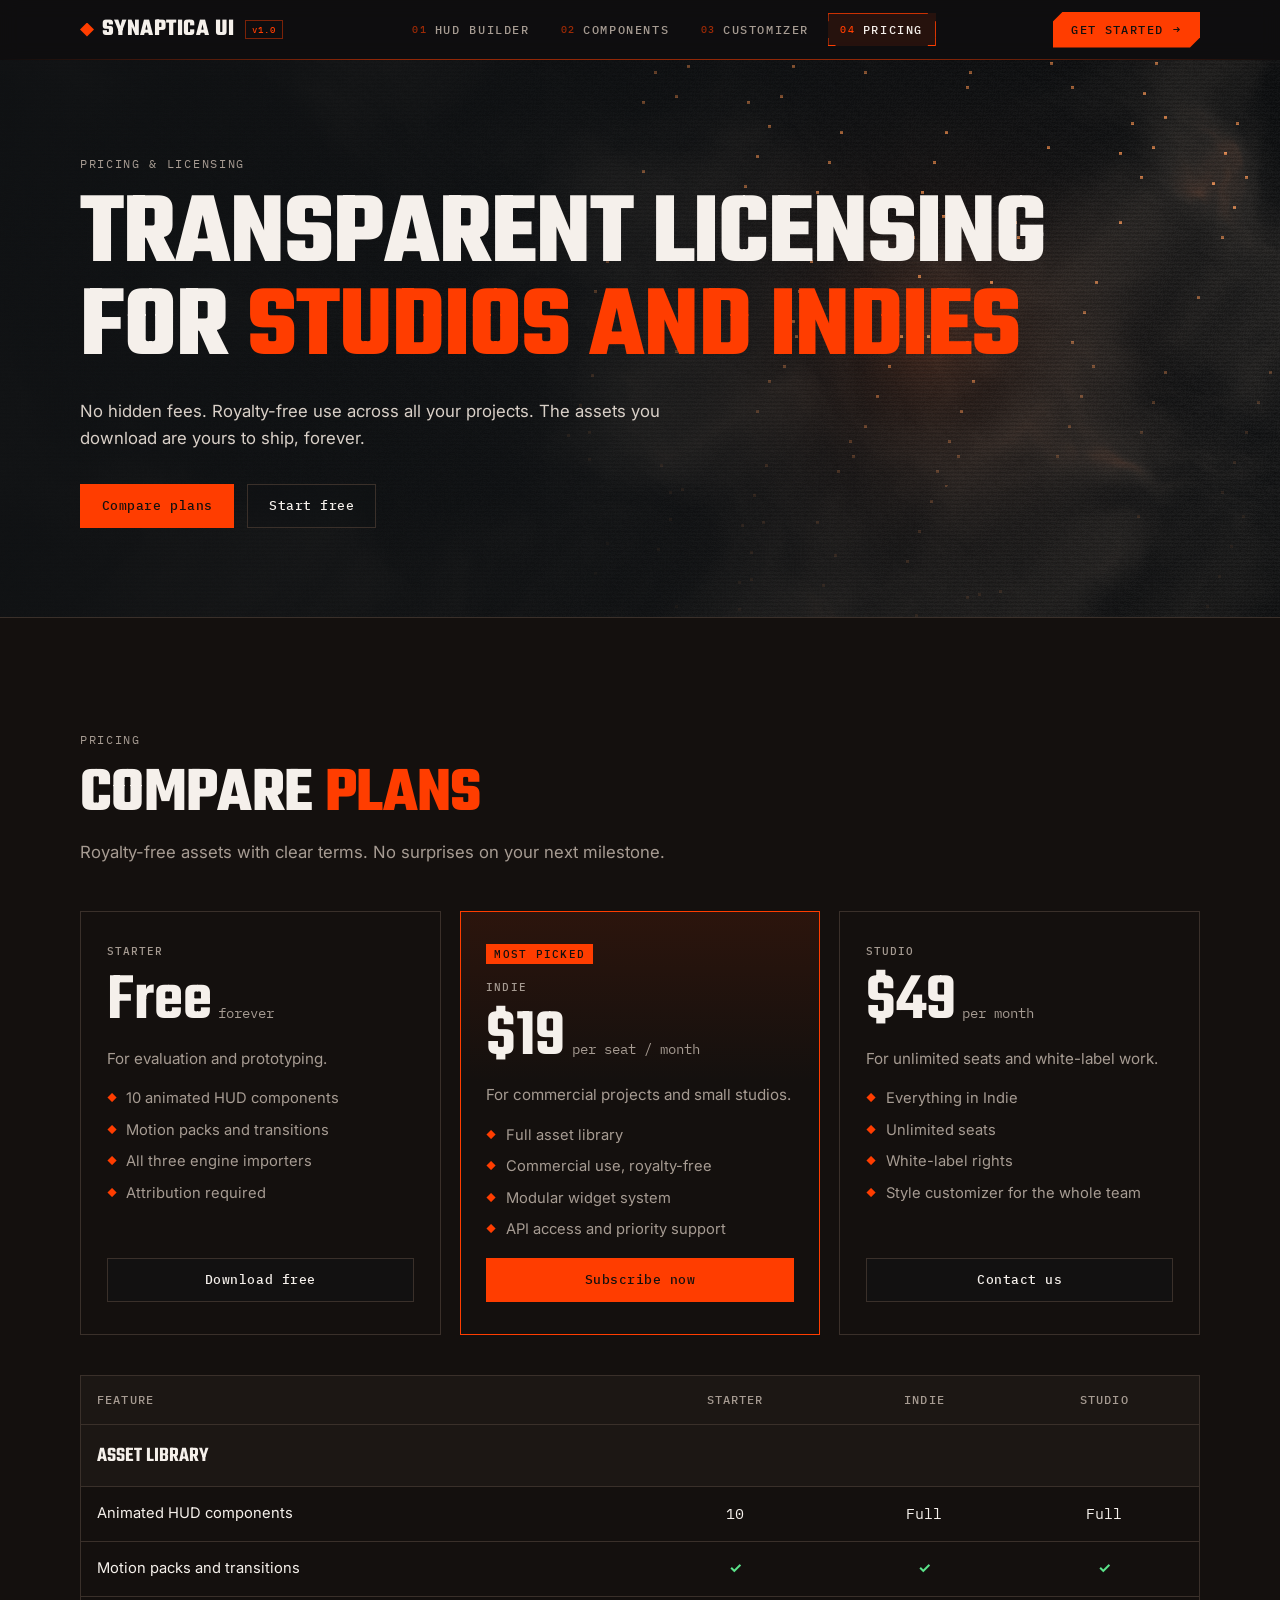
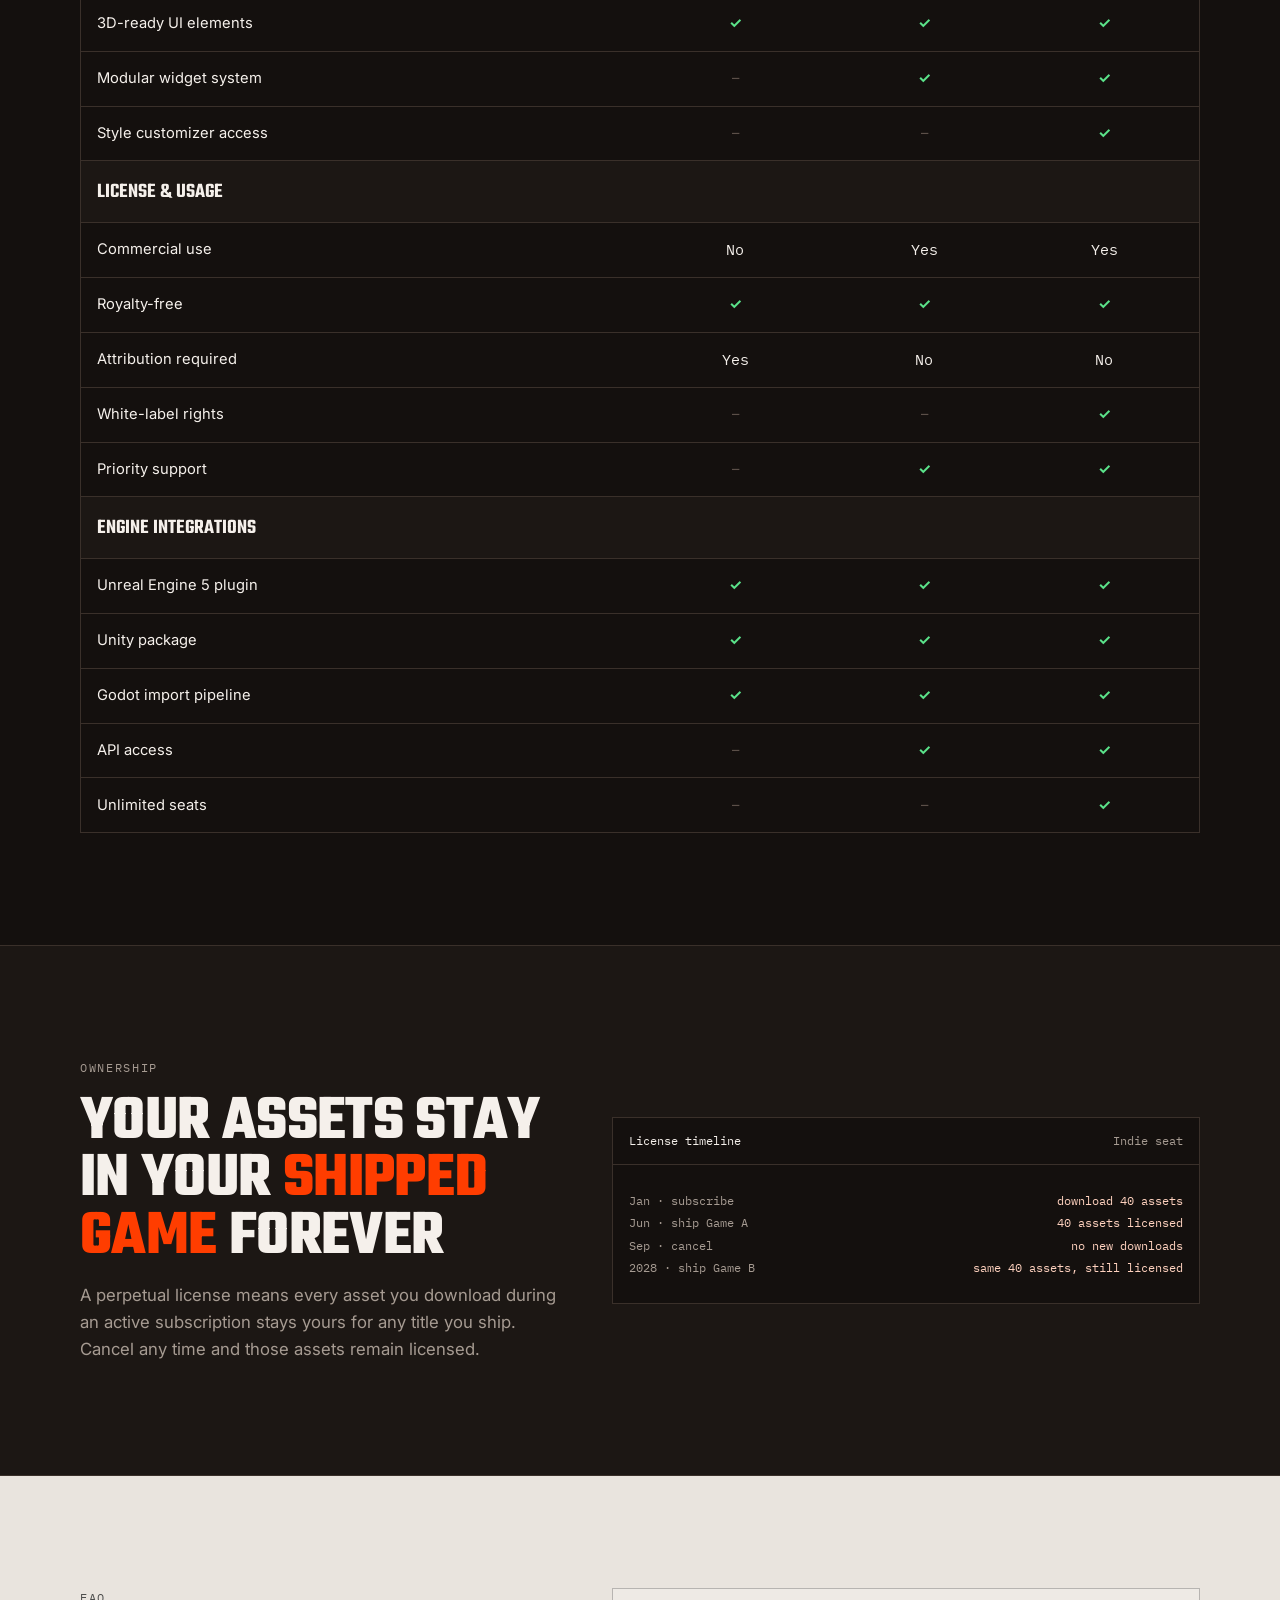
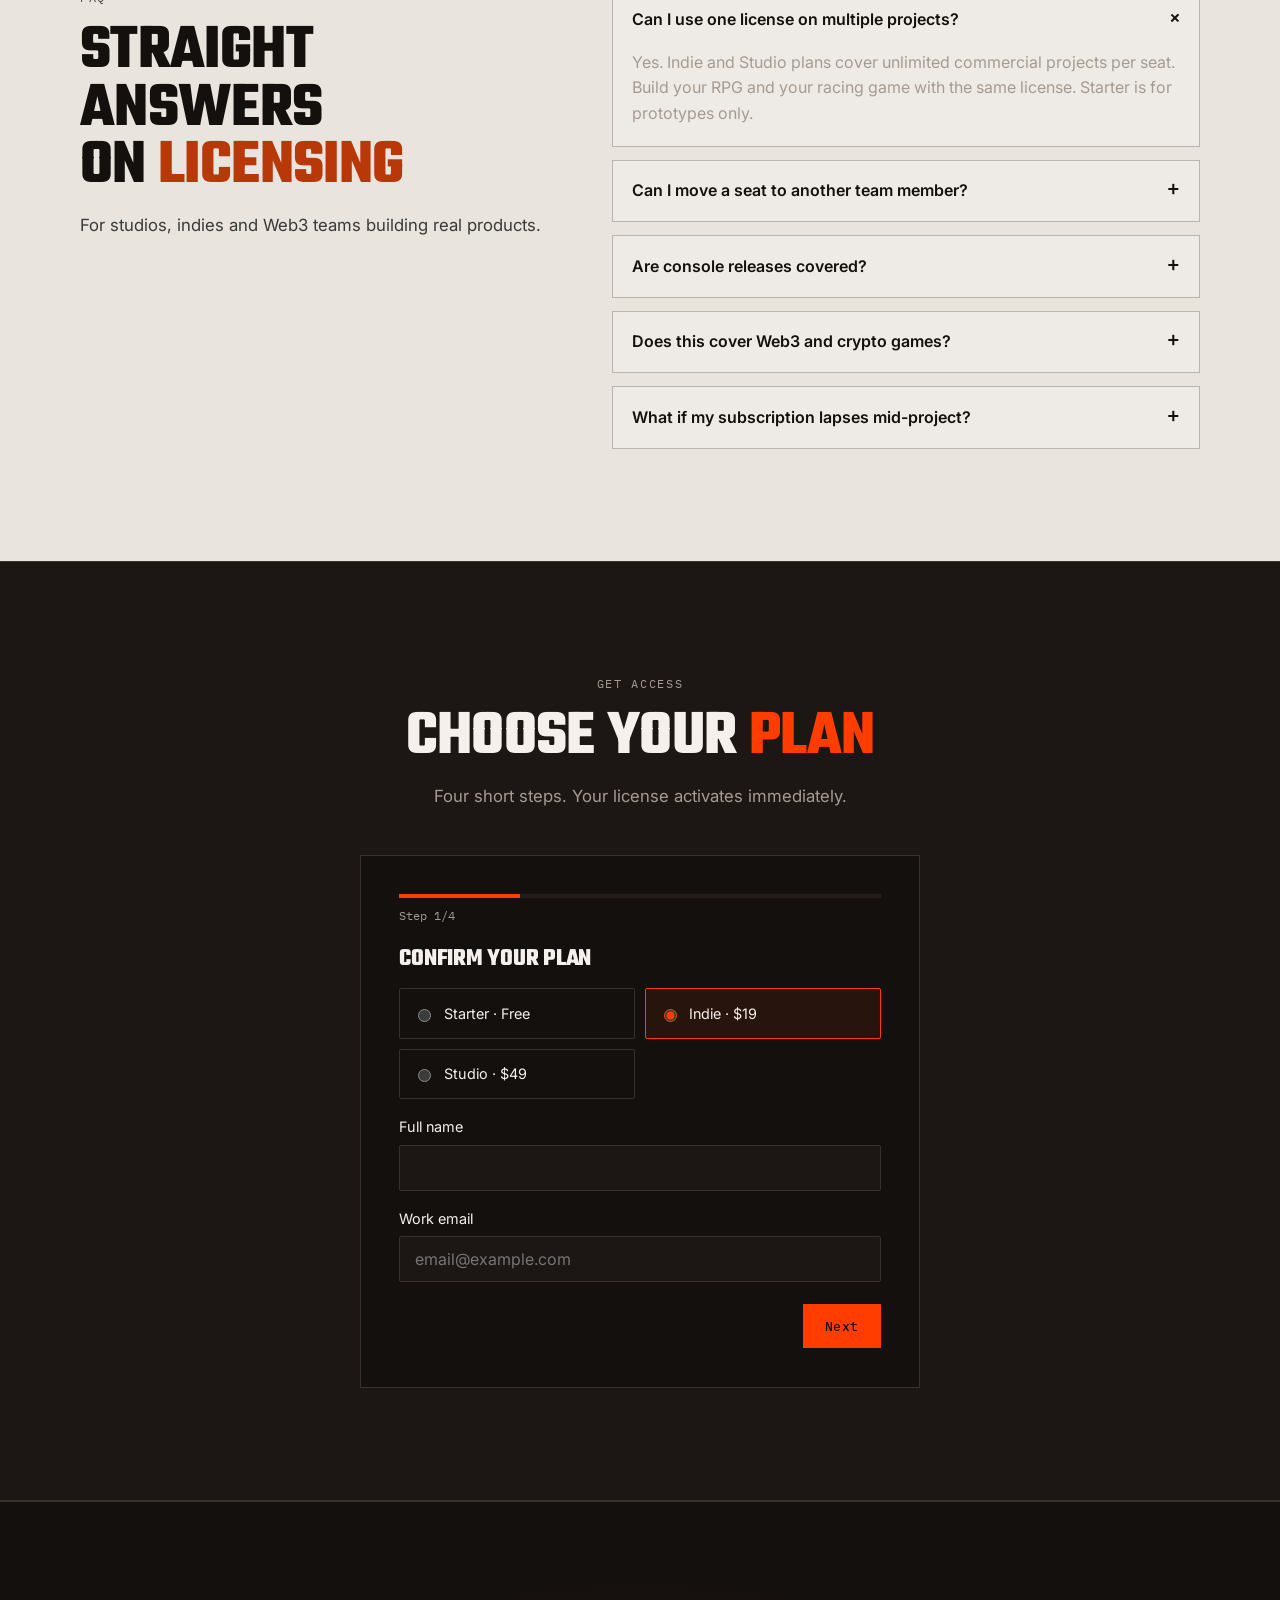
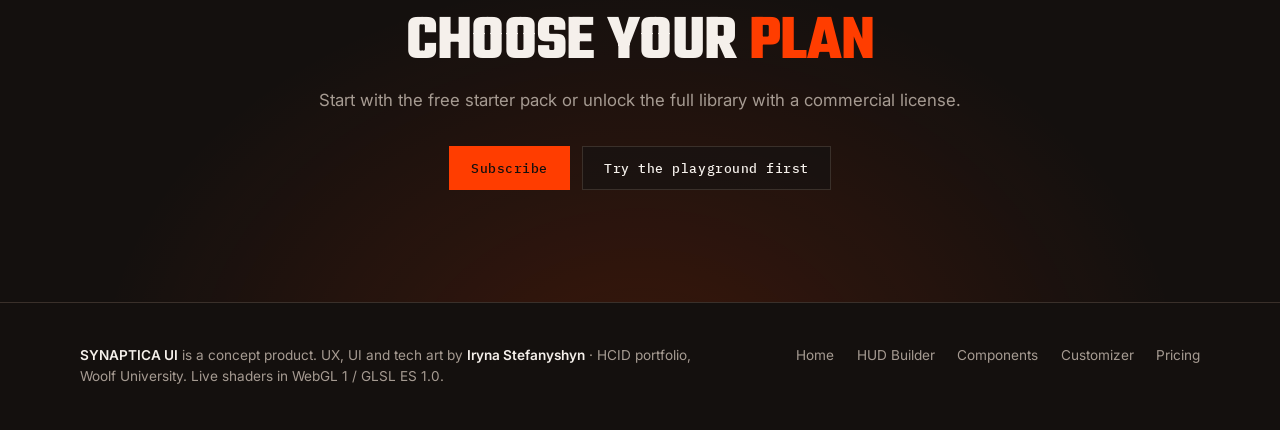
<file: pricing.html>
<!doctype html>
<html lang="en">
<head>
<meta charset="utf-8">
<meta name="viewport" content="width=device-width, initial-scale=1, viewport-fit=cover">
<title>Pricing · SYNAPTICA</title>
<meta name="description" content="Royalty-free licensing for game studios and indies.">
<meta property="og:title" content="Pricing · SYNAPTICA">
<meta property="og:description" content="Royalty-free licensing for game studios and indies.">
<link rel="preconnect" href="https://fonts.googleapis.com">
<link rel="preconnect" href="https://fonts.gstatic.com" crossorigin>
<link rel="stylesheet" href="https://fonts.googleapis.com/css2?family=Teko:wght@500;600;700&family=Inter:wght@300;400;500;600;700&family=IBM+Plex+Mono:wght@400;500&display=swap">
<link rel="stylesheet" href="style.css">
</head>
<body>
<header class="nav">
  <div class="wrap">
    <a class="logo" href="index.html"><i></i>SYNAPTICA UI</a>
    <nav class="links" aria-label="Pages">
      <a href="builder.html">HUD Builder</a>
      <a href="components.html">Components</a>
      <a href="customizer.html">Customizer</a>
      <a href="pricing.html" aria-current="page">Pricing</a>
    </nav>
    <a class="btn btn-primary btn-sm cta-btn" href="pricing.html#checkout">Get started</a>
    <details class="menu"><summary>MENU</summary><nav aria-label="Pages (mobile)">
      <a href="index.html">Home</a>
      <a href="builder.html">HUD Builder</a>
      <a href="components.html">Components</a>
      <a href="customizer.html">Customizer</a>
      <a href="pricing.html" aria-current="page">Pricing</a>
    </nav></details>
  </div>
</header>
<main>
<section class="hero sm" data-hue="6.2">
  <canvas class="heroGL" aria-hidden="true"></canvas>
  <div class="wrap">
    <div>
      <span class="eyebrow">Pricing &amp; licensing</span>
      <h1 class="glitch" style="margin-top:1rem">Transparent licensing<br>for <span class="hot">studios and indies</span></h1>
      <p class="lede">No hidden fees. Royalty-free use across all your projects. The assets you download are yours to ship, forever.</p>
      <div class="actions">
        <a class="btn btn-primary" href="#plans">Compare plans</a>
        <a class="btn btn-ghost" href="#checkout">Start free</a>
      </div>
    </div>
  </div>
</section>

<section class="block" id="plans">
  <div class="wrap">
    <div class="head">
      <span class="eyebrow">Pricing</span>
      <h2>Compare <span class="hot">plans</span></h2>
      <p class="lede">Royalty-free assets with clear terms. No surprises on your next milestone.</p>
    </div>
    <div class="plans">
      <article class="plan">
        <span class="tier">Starter</span>
        <div class="price">Free<small>forever</small></div>
        <p class="lede" style="font-size:.95rem">For evaluation and prototyping.</p>
        <ul><li>10 animated HUD components</li><li>Motion packs and transitions</li><li>All three engine importers</li><li>Attribution required</li></ul>
        <a class="btn btn-ghost" href="#checkout" data-plan="starter">Download free</a>
      </article>
      <article class="plan hl">
        <span class="badge">Most picked</span>
        <span class="tier">Indie</span>
        <div class="price">$19<small>per seat / month</small></div>
        <p class="lede" style="font-size:.95rem">For commercial projects and small studios.</p>
        <ul><li>Full asset library</li><li>Commercial use, royalty-free</li><li>Modular widget system</li><li>API access and priority support</li></ul>
        <a class="btn btn-primary" href="#checkout" data-plan="indie">Subscribe now</a>
      </article>
      <article class="plan">
        <span class="tier">Studio</span>
        <div class="price">$49<small>per month</small></div>
        <p class="lede" style="font-size:.95rem">For unlimited seats and white-label work.</p>
        <ul><li>Everything in Indie</li><li>Unlimited seats</li><li>White-label rights</li><li>Style customizer for the whole team</li></ul>
        <a class="btn btn-ghost" href="#checkout" data-plan="studio">Contact us</a>
      </article>
    </div>
    <div class="tablebox" style="margin-top:2.5rem">
      <table class="cmp">
        <thead><tr><th>Feature</th><th>Starter</th><th>Indie</th><th>Studio</th></tr></thead>
        <tbody>
          <tr class="grp"><td colspan="4">Asset library</td></tr>
          <tr><td>Animated HUD components</td><td class="num">10</td><td class="num">Full</td><td class="num">Full</td></tr>
          <tr><td>Motion packs and transitions</td><td class="yes">✓</td><td class="yes">✓</td><td class="yes">✓</td></tr>
          <tr><td>3D-ready UI elements</td><td class="yes">✓</td><td class="yes">✓</td><td class="yes">✓</td></tr>
          <tr><td>Modular widget system</td><td class="no">–</td><td class="yes">✓</td><td class="yes">✓</td></tr>
          <tr><td>Style customizer access</td><td class="no">–</td><td class="no">–</td><td class="yes">✓</td></tr>
          <tr class="grp"><td colspan="4">License &amp; usage</td></tr>
          <tr><td>Commercial use</td><td class="num">No</td><td class="num">Yes</td><td class="num">Yes</td></tr>
          <tr><td>Royalty-free</td><td class="yes">✓</td><td class="yes">✓</td><td class="yes">✓</td></tr>
          <tr><td>Attribution required</td><td class="num">Yes</td><td class="num">No</td><td class="num">No</td></tr>
          <tr><td>White-label rights</td><td class="no">–</td><td class="no">–</td><td class="yes">✓</td></tr>
          <tr><td>Priority support</td><td class="no">–</td><td class="yes">✓</td><td class="yes">✓</td></tr>
          <tr class="grp"><td colspan="4">Engine integrations</td></tr>
          <tr><td>Unreal Engine 5 plugin</td><td class="yes">✓</td><td class="yes">✓</td><td class="yes">✓</td></tr>
          <tr><td>Unity package</td><td class="yes">✓</td><td class="yes">✓</td><td class="yes">✓</td></tr>
          <tr><td>Godot import pipeline</td><td class="yes">✓</td><td class="yes">✓</td><td class="yes">✓</td></tr>
          <tr><td>API access</td><td class="no">–</td><td class="yes">✓</td><td class="yes">✓</td></tr>
          <tr><td>Unlimited seats</td><td class="no">–</td><td class="no">–</td><td class="yes">✓</td></tr>
        </tbody>
      </table>
    </div>
  </div>
</section>

<section class="block alt">
  <div class="wrap split">
    <div class="head" style="margin:0">
      <span class="eyebrow">Ownership</span>
      <h2>Your assets stay in your <span class="hot">shipped game</span> forever</h2>
      <p class="lede">A perpetual license means every asset you download during an active subscription stays yours for any title you ship. Cancel any time and those assets remain licensed.</p>
    </div>
    <div class="panel">
      <div class="panel-head"><span>License timeline</span><span>Indie seat</span></div>
      <dl class="kv">
        <dt>Jan · subscribe</dt><dd>download 40 assets</dd>
        <dt>Jun · ship Game A</dt><dd>40 assets licensed</dd>
        <dt>Sep · cancel</dt><dd>no new downloads</dd>
        <dt>2028 · ship Game B</dt><dd>same 40 assets, still licensed</dd>
      </dl>
    </div>
  </div>
</section>

<section class="block loud">
  <div class="wrap split" style="align-items:start">
    <div class="head" style="margin:0">
      <span class="eyebrow">FAQ</span>
      <h2>Straight answers on <span class="hot">licensing</span></h2>
      <p class="lede">For studios, indies and Web3 teams building real products.</p>
    </div>
    <div class="faq">
      <details open><summary>Can I use one license on multiple projects?</summary><p>Yes. Indie and Studio plans cover unlimited commercial projects per seat. Build your RPG and your racing game with the same license. Starter is for prototypes only.</p></details>
      <details><summary>Can I move a seat to another team member?</summary><p>Licenses are per seat, not per machine. Reassign a seat when someone leaves and the new developer picks up with the same library.</p></details>
      <details><summary>Are console releases covered?</summary><p>All paid plans include publishing rights on PlayStation, Xbox and Nintendo Switch, with no extra royalties or platform fees.</p></details>
      <details><summary>Does this cover Web3 and crypto games?</summary><p>Yes. Commercial use extends to blockchain games and Web3 apps on the same royalty-free terms.</p></details>
      <details><summary>What if my subscription lapses mid-project?</summary><p>Everything you downloaded before cancelling stays perpetually licensed for any title you ship. You lose access to new downloads and updates only.</p></details>
    </div>
  </div>
</section>

<section class="block alt" id="checkout">
  <div class="wrap">
    <div class="head" style="align-items:center;text-align:center">
      <span class="eyebrow">Get access</span>
      <h2>Choose your <span class="hot">plan</span></h2>
      <p class="lede">Four short steps. Your license activates immediately.</p>
    </div>
    <form class="checkout" id="form" novalidate>
      <div><div class="progress"><i id="bar" style="width:25%"></i></div><p class="mono" style="font-size:.75rem;color:var(--muted);margin-top:.5rem" id="stepLbl">Step 1/4</p></div>

      <fieldset data-step="1" style="border:0;padding:0;margin:0;display:flex;flex-direction:column;gap:1rem">
        <h3>Confirm your plan</h3>
        <div class="choices">
          <label class="choice"><input type="radio" name="plan" value="starter"> Starter · Free</label>
          <label class="choice"><input type="radio" name="plan" value="indie" checked> Indie · $19</label>
          <label class="choice"><input type="radio" name="plan" value="studio"> Studio · $49</label>
        </div>
        <div class="field"><label for="fName">Full name</label><input id="fName" name="name" autocomplete="name" required></div>
        <div class="field"><label for="fEmail">Work email</label><input id="fEmail" name="email" type="email" placeholder="email@example.com" autocomplete="email" required></div>
      </fieldset>

      <fieldset data-step="2" hidden style="border:0;padding:0;margin:0;display:flex;flex-direction:column;gap:1rem">
        <h3>What are you building?</h3>
        <div class="choices">
          <label class="choice"><input type="radio" name="ptype" value="indie" checked> Indie game</label>
          <label class="choice"><input type="radio" name="ptype" value="studio"> Studio title</label>
          <label class="choice"><input type="radio" name="ptype" value="web3"> Web3 application</label>
          <label class="choice"><input type="radio" name="ptype" value="proto"> Prototype</label>
        </div>
        <div class="field"><label for="fEngine">Engine</label><select id="fEngine" name="engine"><option>Unity</option><option>Unreal Engine 5</option><option>Godot 4</option></select></div>
        <div class="field"><label for="fTime">Timeline</label><select id="fTime" name="timeline"><option>Shipping in under 3 months</option><option>3 to 12 months</option><option>More than a year</option></select></div>
      </fieldset>

      <fieldset data-step="3" hidden style="border:0;padding:0;margin:0;display:flex;flex-direction:column;gap:1rem">
        <h3>Confirm your studio details</h3>
        <p class="lede" style="font-size:.92rem">We use this to pre-configure your asset pipeline and plugin downloads.</p>
        <div class="field"><label for="fStudio">Studio or team name</label><input id="fStudio" name="studio" autocomplete="organization"></div>
        <div class="field"><label for="fSize">Team size</label><select id="fSize" name="size"><option>Just me</option><option>2–10</option><option>11–50</option><option>51–100</option><option>101–500</option><option>501+</option></select></div>
        <div class="field"><label for="fPort">Portfolio link</label><input id="fPort" name="portfolio" type="url" placeholder="https://"></div>
      </fieldset>

      <fieldset data-step="4" hidden style="border:0;padding:0;margin:0;display:flex;flex-direction:column;gap:1rem">
        <h3>Finalize and get access</h3>
        <div class="field"><label for="fCountry">Country</label><select id="fCountry" name="country"><option>United States</option><option>Canada</option><option>Ukraine</option><option>United Kingdom</option><option>Germany</option><option>Poland</option><option>Other</option></select></div>
        <dl class="kv" id="summary" style="padding:0"></dl>
      </fieldset>

      <div id="done" hidden style="display:flex;flex-direction:column;gap:.8rem;text-align:center">
        <h3 style="color:var(--heal)">Access ready</h3>
        <p class="lede" style="margin-inline:auto">This is a concept project, so nothing was sent and no payment was taken. In the real product your engine plugins would start downloading here.</p>
        <button type="button" class="btn btn-ghost" id="again" style="align-self:center">Start over</button>
      </div>

      <p class="err" id="err" role="alert" hidden></p>
      <div class="formnav" id="nav">
        <button type="button" class="btn btn-ghost" id="back" hidden>Back</button>
        <button type="submit" class="btn btn-primary" id="next">Next</button>
      </div>
    </form>
  </div>
</section>

<section class="block cta">
  <div class="wrap">
    <h2>Choose your <span class="hot">plan</span></h2>
    <p class="lede">Start with the free starter pack or unlock the full library with a commercial license.</p>
    <div class="actions">
      <a class="btn btn-primary" href="#checkout">Subscribe</a>
      <a class="btn btn-ghost" href="index.html#playground">Try the playground first</a>
    </div>
  </div>
</section>

</main>
<footer>
  <div class="wrap">
    <span><strong>SYNAPTICA UI</strong> is a concept product. UX, UI and tech art by <strong>Iryna Stefanyshyn</strong> · HCID portfolio, Woolf University. Live shaders in WebGL 1 / GLSL ES 1.0.</span>
    <nav class="flinks" aria-label="Footer">
      <a href="index.html">Home</a><a href="builder.html">HUD Builder</a><a href="components.html">Components</a><a href="customizer.html">Customizer</a><a href="pricing.html">Pricing</a>
    </nav>
  </div>
</footer>
<script src="core.js"></script>
<script>
(function(){
const $=id=>document.getElementById(id);const form=$('form');let step=1;const N=4;
const PR={starter:'Starter · Free',indie:'Indie · $19 / seat',studio:'Studio · $49'};
document.querySelectorAll('[data-plan]').forEach(a=>a.addEventListener('click',()=>{const r=form.querySelector('input[name=plan][value='+a.dataset.plan+']');if(r)r.checked=true;}));
function show(){
  form.querySelectorAll('fieldset').forEach(f=>f.hidden=+f.dataset.step!==step);
  $('bar').style.width=(step/N*100)+'%';$('stepLbl').textContent='Step '+step+'/'+N;
  $('back').hidden=step===1;
  const plan=form.plan.value;$('next').textContent=step<N?'Next':(plan==='starter'?'Get free access':'Pay '+(plan==='indie'?'$19':'$49'));
  if(step===N){const d=new FormData(form);const rows=[['Plan',PR[plan]],['Name',d.get('name')],['Email',d.get('email')],['Engine',d.get('engine')],['Team',d.get('size')]];
    $('summary').innerHTML='';rows.forEach(([k,v])=>{const dt=document.createElement('dt');dt.textContent=k;const dd=document.createElement('dd');dd.textContent=v||'—';$('summary').append(dt,dd);});}
}
function valid(){
  $('err').hidden=true;
  if(step===1){const n=$('fName').value.trim(),e=$('fEmail').value.trim();
    if(!n){return fail('Enter your full name to continue.',$('fName'));}
    if(!/^[^\s@]+@[^\s@]+\.[^\s@]+$/.test(e)){return fail('Enter a work email like name@studio.com.',$('fEmail'));}}
  if(step===3){const p=$('fPort').value.trim();if(p&&!/^https?:\/\/\S+\.\S+/.test(p))return fail('Portfolio link should start with https:// or be left empty.',$('fPort'));}
  return true;
}
function fail(msg,el){$('err').textContent=msg;$('err').hidden=false;el.focus();return false;}
form.addEventListener('submit',e=>{e.preventDefault();if(!valid())return;
  if(step<N){step++;show();form.querySelector('fieldset[data-step="'+step+'"] input, fieldset[data-step="'+step+'"] select').focus();}
  else{form.querySelectorAll('fieldset').forEach(f=>f.hidden=true);$('nav').hidden=true;$('done').hidden=false;$('bar').style.width='100%';$('stepLbl').textContent='Complete';}});
$('back').addEventListener('click',()=>{if(step>1){step--;$('err').hidden=true;show();}});
$('again').addEventListener('click',()=>{form.reset();step=1;$('done').hidden=true;$('nav').hidden=false;show();});
form.addEventListener('change',e=>{if(e.target.name==='plan')show();});
show();
})();
</script>

</body>
</html>
</file>
<file: style.css>
/* SYNAPTICA UI — shared styles. Layout: one dark game-UI world; shader heroes, 1200px column sections, tech data in mono like an engine inspector. Brand colors from Iryna's Figma system + separate HUD state palette. */
:root{
  --bg:#14100e;--surface:#1c1714;--raised:#241d19;--line:#3a302a;
  --fg:#f5f0eb;--muted:#a69b92;--amber:#e9e4de;--ink:#14100e;--accent:#ff3d00;--accent-soft:#ffd2bf;
  --damage:#ff2a3d;--heal:#5be38a;--shield:#3ee0c4;--warn:#ffb000;
  --display:"Teko","Arial Narrow",sans-serif;
  --body:"Inter",system-ui,-apple-system,"Segoe UI",sans-serif;
  --mono:"IBM Plex Mono",ui-monospace,"SFMono-Regular",Menlo,monospace;
  color-scheme:dark;
}
*{box-sizing:border-box}
html{scroll-behavior:smooth}
body{margin:0;background:var(--bg);color:var(--fg);font-family:var(--body);font-size:16px;line-height:1.6;-webkit-font-smoothing:antialiased}
a{color:inherit}
img{max-width:100%}
[hidden]{display:none!important}
:focus-visible{outline:2px solid var(--accent);outline-offset:3px}
.wrap{max-width:1200px;margin-inline:auto;padding-inline:clamp(16px,4vw,40px)}
h1,h2,h3{font-family:var(--display);font-weight:800;font-stretch:125%;text-transform:uppercase;line-height:.98;letter-spacing:-.01em;margin:0;text-wrap:balance}
h1{font-size:clamp(2.4rem,6vw,5rem)}
h2{font-size:clamp(1.9rem,4.2vw,3.1rem)}
h3{font-size:1.15rem;line-height:1.15;letter-spacing:0}
p{margin:0}
.hot{color:var(--accent)}
.eyebrow{font-family:var(--mono);font-size:.75rem;letter-spacing:.14em;text-transform:uppercase;color:var(--muted)}
.lede{color:var(--muted);max-width:60ch;font-size:1.05rem}
.btn{display:inline-flex;align-items:center;gap:.5rem;font:500 .82rem/1 var(--mono);letter-spacing:.04em;padding:.9rem 1.3rem;border-radius:0;text-decoration:none;border:1px solid transparent;cursor:pointer}
.btn-primary{background:var(--accent);color:var(--ink)}
.btn-primary:hover{background:#ff6a33}
.btn-ghost{border-color:var(--line);color:var(--fg);background:rgba(17,19,21,.5)}
.btn-ghost:hover{border-color:var(--muted)}
.btn-sm{padding:.6rem .9rem;font-size:.85rem}
.actions{display:flex;flex-wrap:wrap;gap:.8rem;margin-top:2rem}
.mono{font-family:var(--mono)}

/* nav */
.nav{position:sticky;top:env(safe-area-inset-top,0px);z-index:30;background:rgba(17,19,21,.88);backdrop-filter:blur(10px);border-bottom:1px solid var(--line)}
.nav .wrap{display:flex;align-items:center;justify-content:space-between;gap:1rem;padding-block:.8rem}
.logo{font-family:var(--display);font-weight:800;font-stretch:125%;font-size:1.05rem;letter-spacing:.02em;text-decoration:none;display:flex;align-items:center;gap:.5rem;white-space:nowrap}
.logo i{width:14px;height:14px;background:var(--accent);clip-path:polygon(50% 0,100% 50%,50% 100%,0 50%);display:block}
.links{display:flex;gap:1.5rem;font-size:.92rem;color:var(--muted)}
.links a{text-decoration:none;padding-block:.2rem}
.links a:hover{color:var(--fg)}
.links a[aria-current=page]{color:var(--fg);box-shadow:0 2px 0 var(--accent)}
.menu{display:none;position:relative}
.menu summary{list-style:none;cursor:pointer;font:500 .8rem var(--mono);letter-spacing:.1em;border:1px solid var(--line);padding:.5rem .8rem;border-radius:2px}
.menu summary::-webkit-details-marker{display:none}
.menu nav{position:absolute;right:0;top:calc(100% + .5rem);background:var(--surface);border:1px solid var(--line);display:flex;flex-direction:column;min-width:200px}
.menu nav a{padding:.8rem 1rem;text-decoration:none;border-bottom:1px solid var(--line)}
.menu nav a:last-child{border-bottom:0}
.menu nav a[aria-current=page]{color:var(--accent)}
@media (max-width:900px){.links,.nav .cta-btn{display:none}.menu{display:block}}

/* hero */
.hero{position:relative;overflow:hidden;border-bottom:1px solid var(--line);cursor:crosshair}
.heroGL{position:absolute;inset:0;width:100%;height:100%;display:block}
.hero::after{content:"";position:absolute;inset:0;background:linear-gradient(90deg,rgba(17,19,21,.86) 0%,rgba(17,19,21,.4) 55%,rgba(17,19,21,0) 100%);pointer-events:none}
.hero .wrap{position:relative;z-index:2;display:grid;grid-template-columns:1.25fr .75fr;gap:2rem;align-items:center;padding-block:clamp(56px,9vw,120px)}
.hero.sm .wrap{padding-block:clamp(48px,7vw,96px);grid-template-columns:1fr}
.hero .lede{margin-top:1.4rem;color:#d9d0c8}
.glitch{}
@keyframes glitch{
  0%{text-shadow:4px 0 var(--accent),-4px 0 var(--shield);transform:translateX(-3px)}
  15%{text-shadow:-5px 0 var(--accent),5px 0 var(--shield);transform:translateX(4px) skewX(-6deg)}
  30%{text-shadow:none;transform:none}
  45%{text-shadow:2px 0 var(--accent),-2px 0 var(--shield);transform:translateX(-2px)}
  60%{text-shadow:-1px 0 var(--accent),1px 0 var(--shield);transform:skewX(3deg)}
  75%,100%{text-shadow:none;transform:none}}
.credit{display:inline-flex;align-items:center;gap:.6rem;margin-bottom:1.4rem;font-family:var(--mono);font-size:.72rem;letter-spacing:.08em;text-transform:uppercase;color:var(--accent-soft);border:1px solid rgba(255,61,0,.45);padding:.35rem .7rem;border-radius:2px;background:rgba(255,61,0,.08)}
.credit b{width:6px;height:6px;border-radius:50%;background:var(--accent);box-shadow:0 0 10px var(--accent)}
.reticle{justify-self:end;width:min(300px,100%);max-width:100%;display:flex;flex-direction:column;gap:.6rem;align-items:center;will-change:transform}
.reticle svg{width:100%;aspect-ratio:1;max-width:100%}
.readout{font-family:var(--mono);font-size:.72rem;letter-spacing:.12em;color:var(--accent-soft);text-transform:uppercase;font-variant-numeric:tabular-nums}
.readout em{font-style:normal;color:var(--accent)}
.spin{transform-origin:150px 150px;animation:spin 14s linear infinite}
.spin.rev{animation-duration:22s;animation-direction:reverse}
@keyframes spin{to{transform:rotate(360deg)}}
.stats{display:flex;gap:2rem;flex-wrap:wrap;margin-top:2.4rem;font-family:var(--mono);font-size:.78rem;color:var(--muted)}
.stats strong{display:block;font-family:var(--display);font-size:2rem;color:var(--fg);font-weight:600;line-height:1}
.hint{position:absolute;z-index:2;right:clamp(16px,4vw,40px);bottom:1rem;font-family:var(--mono);font-size:.68rem;letter-spacing:.12em;color:var(--muted);text-transform:uppercase}
@media (max-width:860px){.hero .wrap{grid-template-columns:1fr}.reticle{justify-self:start;width:180px}.hint{display:none}}

/* engines strip */
.engines{border-bottom:1px solid var(--line);background:var(--surface)}
.engines .wrap{display:grid;grid-template-columns:repeat(3,1fr)}
.engine{padding:1.3rem 1.2rem;border-left:1px solid var(--line);display:flex;flex-direction:column;gap:.2rem;min-width:0}
.engine:last-child{border-right:1px solid var(--line)}
.engine span{font-family:var(--display);font-size:1.6rem;font-weight:600;text-transform:uppercase;line-height:1}
.engine small{font-family:var(--mono);font-size:.72rem;color:var(--muted)}
@media (max-width:640px){.engines .wrap{grid-template-columns:1fr}.engine{border-right:1px solid var(--line);border-bottom:1px solid var(--line)}}

/* sections */
section.block{padding-block:clamp(64px,9vw,112px)}
section.alt{background:var(--surface);border-block:1px solid var(--line)}
.head{display:flex;flex-direction:column;gap:1rem;margin-bottom:2.8rem}
.split{display:grid;grid-template-columns:.9fr 1.1fr;gap:clamp(1.5rem,4vw,3.5rem);align-items:center}
.split > *{min-width:0}
@media (max-width:900px){.split{grid-template-columns:1fr}}

/* grid of cells with hairlines */
.cells{display:grid;grid-template-columns:repeat(3,1fr);gap:1px;background:var(--line);border:1px solid var(--line)}
.cells.c4{grid-template-columns:repeat(4,1fr)}
.cell{background:var(--bg);padding:2rem 1.6rem;display:flex;flex-direction:column;gap:1rem;min-width:0}
section.alt .cell{background:var(--surface)}
.cell p{color:var(--muted)}
a.cell{text-decoration:none;transition:background .2s}
a.cell:hover{background:var(--raised)}
.cell .go{margin-top:auto;font:500 .8rem var(--mono);color:var(--accent);letter-spacing:.06em}
.spec{margin-top:auto;font-family:var(--mono);font-size:.78rem;color:var(--accent-soft);padding-top:1rem;border-top:1px dashed var(--line)}
.n{font-family:var(--mono);font-size:.72rem;color:var(--accent);letter-spacing:.08em}
@media (max-width:1000px){.cells.c4{grid-template-columns:repeat(2,1fr)}}
@media (max-width:860px){.cells{grid-template-columns:1fr}.cells.c4{grid-template-columns:1fr}}

/* inspector-style panels */
.panel{background:var(--bg);border:1px solid var(--line);display:flex;flex-direction:column;min-width:0}
.panel-head{display:flex;justify-content:space-between;align-items:center;gap:1rem;padding:.8rem 1rem;border-bottom:1px solid var(--line);font-family:var(--mono);font-size:.78rem}
.panel-head span:last-child{color:var(--muted)}
.props{padding:1rem;display:flex;flex-direction:column;gap:1rem}
.prop{display:grid;grid-template-columns:8.5rem 1fr 3.2rem;align-items:center;gap:.8rem;font-family:var(--mono);font-size:.78rem}
.prop label,.prop .lbl{color:var(--accent-soft)}
.prop output{text-align:right;font-variant-numeric:tabular-nums;color:var(--muted)}
input[type=range]{width:100%;accent-color:var(--accent);min-width:0}
@media (max-width:420px){.prop{grid-template-columns:1fr 3rem}.prop input[type=range]{grid-column:1/-1;grid-row:2}.prop > :nth-child(2):not(input){grid-column:1/-1;grid-row:2;min-width:0}.prop > :nth-child(3):empty{display:none}}
.tabs{display:flex;border-top:1px solid var(--line);border-bottom:1px solid var(--line)}
.tab{flex:1;background:none;border:0;border-right:1px solid var(--line);color:var(--muted);font:500 .78rem var(--mono);padding:.7rem .4rem;cursor:pointer}
.tab:last-child{border-right:0}
.tab[aria-selected=true]{color:var(--fg);background:var(--raised);box-shadow:inset 0 -2px 0 var(--accent)}
pre.code{margin:0;padding:1rem;font:400 .76rem/1.7 var(--mono);color:#d9d0c8;overflow-x:auto;white-space:pre}
.code .k{color:var(--accent)}.code .c{color:#6f645c}.code .s{color:var(--heal)}
.seg{display:inline-flex;border:1px solid var(--line);border-radius:2px;overflow:hidden}
.seg button{background:none;border:0;border-right:1px solid var(--line);color:var(--muted);font:500 .75rem var(--mono);padding:.5rem .8rem;cursor:pointer}
.seg button:last-child{border-right:0}
.seg button[aria-pressed=true]{background:var(--raised);color:var(--fg);box-shadow:inset 0 -2px 0 var(--accent)}

/* table */
.tablebox{overflow-x:auto;border:1px solid var(--line)}
table{width:100%;border-collapse:collapse;min-width:720px;font-size:.92rem}
th,td{text-align:left;padding:.95rem 1rem;border-bottom:1px solid var(--line)}
th{font-family:var(--mono);font-weight:500;font-size:.72rem;letter-spacing:.1em;text-transform:uppercase;color:var(--muted);background:var(--surface)}
td.num{font-family:var(--mono);font-variant-numeric:tabular-nums}
tr:last-child td{border-bottom:0}
tbody tr:hover{background:var(--surface)}
.pill{display:inline-block;font-family:var(--mono);font-size:.7rem;padding:.15rem .45rem;border:1px solid var(--line);border-radius:2px;margin-right:.25rem;color:var(--muted)}
.note{margin-top:1rem;font-size:.85rem;color:var(--muted)}

/* steps list */
.steps{list-style:none;margin:0;padding:0;display:grid;grid-template-columns:repeat(var(--cols,3),1fr);border:1px solid var(--line)}
.steps li{padding:1.6rem 1.3rem;border-right:1px solid var(--line);display:flex;flex-direction:column;gap:.7rem;min-width:0;transition:background .2s}
.steps li:hover{background:var(--raised)}
.steps li:last-child{border-right:0}
.steps h3{font-size:1.05rem}
.steps p{font-size:.92rem;color:var(--muted)}
.steps .tool{margin-top:auto;font-family:var(--mono);font-size:.7rem;color:var(--accent-soft)}
@media (max-width:1000px){.steps{grid-template-columns:repeat(2,1fr)}.steps li{border-bottom:1px solid var(--line)}.steps li:nth-child(2n){border-right:0}}
@media (max-width:560px){.steps{grid-template-columns:1fr}.steps li{border-right:0}}

/* cta + footer */
.cta{text-align:center;border-top:1px solid var(--line);background:radial-gradient(ellipse at 50% 120%,rgba(255,61,0,.16),transparent 60%),var(--bg)}
.cta .actions{justify-content:center}
.cta .lede{margin-inline:auto;margin-top:1rem}
footer{border-top:1px solid var(--line);padding-block:2.6rem;font-size:.85rem;color:var(--muted)}
footer .wrap{display:grid;grid-template-columns:1.4fr 1fr;gap:2rem}
footer .flinks{display:flex;flex-wrap:wrap;gap:.5rem 1.4rem;justify-content:flex-end}
footer a{text-decoration:none}footer a:hover{color:var(--fg)}
footer strong{color:var(--fg);font-weight:600}
@media (max-width:700px){footer .wrap{grid-template-columns:1fr}footer .flinks{justify-content:flex-start}}

/* ---------- home playground ---------- */
.lab{display:grid;grid-template-columns:1.1fr .9fr;gap:1.5rem;align-items:start}
@media (max-width:900px){.lab{grid-template-columns:1fr}}
.stage{display:flex;flex-direction:column;gap:1px;background:var(--line);border:1px solid var(--line);min-width:0}
.viewport{position:relative;background:#0d0a09;aspect-ratio:1/1;max-width:100%;overflow:hidden}
.viewport canvas{width:100%;height:100%;display:block}
.vp-label{position:absolute;font-family:var(--mono);font-size:.7rem;color:var(--muted);letter-spacing:.08em;z-index:2}
.vp-label.tl{top:.7rem;left:.8rem}.vp-label.tr{top:.7rem;right:.8rem;color:var(--heal)}.vp-label.bl{bottom:.7rem;left:.8rem}
.lowhp{position:absolute;bottom:.6rem;right:.8rem;z-index:2;font-family:var(--mono);font-size:.7rem;letter-spacing:.14em;color:var(--ink);background:var(--damage);padding:.15rem .5rem;border-radius:2px;animation:blink .55s steps(2) infinite}
@keyframes blink{50%{opacity:.35}}
.hp{position:absolute;inset:0;display:flex;flex-direction:column;align-items:center;justify-content:center;pointer-events:none;z-index:2}
.hp b{font-family:var(--display);font-size:clamp(3rem,8vw,4.6rem);line-height:.8;font-weight:600;font-variant-numeric:tabular-nums}
.hp small{font-family:var(--mono);font-size:.7rem;letter-spacing:.2em;color:var(--muted)}
.floater{position:absolute;left:50%;top:38%;z-index:3;font-family:var(--display);font-size:2.6rem;font-weight:700;pointer-events:none;animation:float 1s cubic-bezier(.2,.8,.3,1) forwards;text-shadow:0 0 18px currentColor}
@keyframes float{0%{transform:translate(-50%,0) scale(1.4);opacity:1}100%{transform:translate(-50%,-90px) scale(.9);opacity:0}}
.events{display:grid;grid-template-columns:repeat(4,1fr);gap:1px;background:var(--line)}
.ev{background:var(--bg);border:0;color:var(--fg);font:600 .82rem var(--body);padding:.95rem .4rem;cursor:pointer;display:flex;flex-direction:column;align-items:center;gap:.3rem;transition:background .15s}
.ev i{width:10px;height:10px;border-radius:50%;background:var(--c);box-shadow:0 0 10px var(--c)}
.ev small{font:400 .66rem var(--mono);color:var(--muted)}
.ev:hover{background:var(--raised)}
.ev:active{transform:translateY(1px)}
@media (max-width:460px){.events{grid-template-columns:repeat(2,1fr)}}
.palette{display:flex;flex-wrap:wrap;gap:.4rem 1rem;padding:.8rem 1rem;background:var(--bg);font-family:var(--mono);font-size:.7rem;color:var(--muted)}
.palette span{display:inline-flex;align-items:center;gap:.4rem}
.palette span::before{content:"";width:12px;height:12px;border-radius:2px;background:var(--c)}
.swatches{display:flex;gap:.5rem;flex-wrap:wrap}
.sw{width:28px;height:28px;border:1px solid var(--line);border-radius:2px;cursor:pointer;padding:0}
.sw[aria-pressed=true]{outline:2px solid var(--fg);outline-offset:2px}

/* ---------- HUD builder ---------- */
.builder{display:grid;grid-template-columns:1fr 300px;gap:1px;background:var(--line);border:1px solid var(--line)}
.builder > *{min-width:0}
@media (max-width:960px){.builder{grid-template-columns:1fr}}
.toolbar{grid-column:1/-1;background:var(--surface);display:flex;flex-wrap:wrap;gap:.8rem 1.2rem;align-items:center;justify-content:space-between;padding:.7rem 1rem;font:500 .75rem var(--mono);color:var(--muted)}
.toolbar label{display:inline-flex;gap:.4rem;align-items:center;cursor:pointer}
.screenwrap{background:#0b0908;padding:1.2rem;display:flex;align-items:center;justify-content:center;min-height:320px}
.screen{position:relative;width:100%;max-width:100%;background:radial-gradient(ellipse at 60% 40%,#3a1a0e 0%,#1a110d 45%,#0d0a09 100%);border:1px solid var(--line);overflow:hidden;touch-action:none;transition:aspect-ratio .4s}
.screen.grid{background-image:linear-gradient(rgba(255,235,229,.06) 1px,transparent 1px),linear-gradient(90deg,rgba(255,235,229,.06) 1px,transparent 1px),radial-gradient(ellipse at 60% 40%,#3a1a0e 0%,#1a110d 45%,#0d0a09 100%);background-size:var(--g) var(--g),var(--g) var(--g),100% 100%}
.screen .safe{position:absolute;inset:5%;border:1px dashed rgba(255,176,0,.35);pointer-events:none}
.screen .safe span{position:absolute;top:-1.3em;left:0;font:500 .6rem var(--mono);color:var(--warn);letter-spacing:.1em}
.mod{position:absolute;cursor:grab;user-select:none;-webkit-user-select:none;border:1px solid transparent;padding:4px;border-radius:2px}
.mod:hover{border-color:rgba(255,235,229,.25)}
.mod.sel{border-color:var(--accent);box-shadow:0 0 0 1px var(--accent)}
.mod.drag{cursor:grabbing}
.mod .tag{position:absolute;top:-1.4em;left:-1px;font:500 .58rem var(--mono);background:var(--accent);color:var(--ink);padding:0 .3rem;white-space:nowrap;display:none}
.mod.sel .tag{display:block}
.anchorDot{position:absolute;width:9px;height:9px;margin:-4.5px 0 0 -4.5px;border:2px solid var(--shield);transform:rotate(45deg);pointer-events:none;z-index:4;transition:left .25s,top .25s}
.anchorLine{position:absolute;border-top:1px dashed var(--shield);transform-origin:0 0;pointer-events:none;z-index:3;opacity:.7}
/* HUD widgets */
.w-hp{display:flex;align-items:center;gap:.5rem}
.w-hp .bars{display:flex;flex-direction:column;gap:3px;width:clamp(90px,16vw,160px)}
.bar{height:9px;background:rgba(255,255,255,.08);position:relative;clip-path:polygon(0 0,100% 0,96% 100%,0 100%)}
.bar i{position:absolute;inset:0 auto 0 0;background:var(--heal);transition:width .35s cubic-bezier(.2,.8,.3,1)}
.bar.sh i{background:var(--shield)}
.bar.low i{background:var(--damage)}
.w-hp b{font:600 1.5rem/1 var(--display);font-variant-numeric:tabular-nums}
.w-ammo{text-align:right;font-family:var(--display);line-height:.85}
.w-ammo b{font-size:clamp(1.8rem,4vw,2.6rem);font-weight:600;font-variant-numeric:tabular-nums}
.w-ammo small{display:block;font:500 .6rem var(--mono);color:var(--muted);letter-spacing:.12em}
.w-map{width:clamp(70px,12vw,110px);aspect-ratio:1;border:1px solid rgba(255,235,229,.35);border-radius:50%;position:relative;overflow:hidden;background:radial-gradient(circle,rgba(255,61,0,.12),rgba(0,0,0,.4))}
.w-map::before{content:"";position:absolute;inset:0;background:conic-gradient(from 0deg,rgba(255,61,0,.45),transparent 25%);animation:spin 3s linear infinite;transform-origin:50% 50%}
.w-map::after{content:"";position:absolute;left:50%;top:50%;width:6px;height:6px;margin:-3px;background:var(--fg);border-radius:50%}
.w-map i{position:absolute;width:5px;height:5px;background:var(--damage);border-radius:50%}
.w-compass{width:clamp(150px,28vw,280px);height:26px;border-bottom:1px solid rgba(255,235,229,.35);overflow:hidden;position:relative;mask-image:linear-gradient(90deg,transparent,#000 20%,#000 80%,transparent);-webkit-mask-image:linear-gradient(90deg,transparent,#000 20%,#000 80%,transparent)}
.w-compass .tape{position:absolute;left:0;top:2px;white-space:nowrap;font:500 .7rem var(--mono);letter-spacing:.2em;color:var(--muted);animation:tape 12s linear infinite}
.w-compass::after{content:"";position:absolute;left:50%;bottom:0;width:2px;height:10px;background:var(--accent)}
@keyframes tape{to{transform:translateX(-50%)}}
.w-xhair{width:34px;height:34px;position:relative}
.w-xhair::before,.w-xhair::after{content:"";position:absolute;background:var(--fg)}
.w-xhair::before{left:50%;top:0;bottom:0;width:2px;margin-left:-1px;background:linear-gradient(var(--fg) 35%,transparent 35% 65%,var(--fg) 65%)}
.w-xhair::after{top:50%;left:0;right:0;height:2px;margin-top:-1px;background:linear-gradient(90deg,var(--fg) 35%,transparent 35% 65%,var(--fg) 65%)}
.inspect{background:var(--bg);display:flex;flex-direction:column}
.kv{display:grid;grid-template-columns:auto 1fr;gap:.45rem 1rem;padding:1rem;font:400 .76rem var(--mono)}
.kv dt{color:var(--muted)}.kv dd{margin:0;text-align:right;color:var(--accent-soft);font-variant-numeric:tabular-nums}
.anchors{display:grid;grid-template-columns:repeat(3,30px);gap:4px;padding:0 1rem 1rem}
.anchors button{width:30px;height:30px;background:var(--surface);border:1px solid var(--line);cursor:pointer;position:relative;padding:0}
.anchors button::after{content:"";position:absolute;width:6px;height:6px;background:var(--muted);left:var(--x);top:var(--y);transform:translate(-50%,-50%)}
.anchors button[aria-pressed=true]{border-color:var(--shield)}
.anchors button[aria-pressed=true]::after{background:var(--shield)}
.mockdata{padding:1rem;border-top:1px solid var(--line);display:flex;flex-direction:column;gap:.8rem}
.layouts .thumb{aspect-ratio:16/9;max-width:100%;border:1px solid var(--line);position:relative;overflow:hidden}
.thumb i{position:absolute;display:block}

/* ---------- components ---------- */
.demo{height:150px;border:1px solid var(--line);background:#0d0a09;position:relative;overflow:hidden;display:flex;align-items:center;justify-content:center}
.slot-grid{display:grid;grid-template-columns:repeat(4,40px);gap:6px}
.slot{width:40px;height:40px;border:1px solid var(--line);background:linear-gradient(135deg,#251c19,#14100e);transition:transform .18s cubic-bezier(.3,1.6,.5,1),border-color .18s,box-shadow .18s}
.slot:hover{transform:scale(1.15);border-color:var(--accent);box-shadow:0 0 16px rgba(255,61,0,.45)}
.slot.r{background:linear-gradient(135deg,rgba(155,123,255,.35),#14100e)}
.slot.g{background:linear-gradient(135deg,rgba(255,176,0,.35),#14100e)}
.mbtn{font:600 1.2rem var(--display);letter-spacing:.12em;text-transform:uppercase;padding:.6rem 1.4rem;background:transparent;color:var(--fg);border:1px solid var(--accent);position:relative;overflow:hidden;cursor:pointer;clip-path:polygon(8px 0,100% 0,calc(100% - 8px) 100%,0 100%)}
.mbtn::before{content:"";position:absolute;inset:0;background:var(--accent);transform:translateX(-101%);transition:transform .35s cubic-bezier(.7,0,.2,1);z-index:-1}
.mbtn:hover{color:var(--ink)}.mbtn:hover::before{transform:none}
.mbtn{z-index:0}
.packs{display:grid;grid-template-columns:repeat(3,1fr);gap:1.2rem}
@media (max-width:900px){.packs{grid-template-columns:repeat(2,1fr)}}
@media (max-width:560px){.packs{grid-template-columns:1fr}}
.pack{border:1px solid var(--line);background:var(--bg);display:flex;flex-direction:column;min-width:0;transition:border-color .2s,transform .2s}
.pack:hover{border-color:var(--accent);transform:translateY(-3px)}
.pack .art{aspect-ratio:4/3;max-width:100%;position:relative;overflow:hidden;border-bottom:1px solid var(--line)}
.pack .art::after{content:"";position:absolute;inset:0;background:repeating-linear-gradient(0deg,rgba(0,0,0,.18) 0 1px,transparent 1px 3px);pointer-events:none}
.pack .body{padding:1.1rem;display:flex;flex-direction:column;gap:.5rem}
.pack .row{display:flex;justify-content:space-between;align-items:baseline;gap:1rem}
.pack h3{font-size:1.05rem}
.pack .price{font:600 1.6rem var(--display)}
.tier{font:500 .68rem var(--mono);letter-spacing:.1em;text-transform:uppercase;color:var(--muted)}
.tier.p{color:var(--warn)}
.pack .meta{font:400 .72rem var(--mono);color:var(--muted)}

/* ---------- customizer ---------- */
.theme-stage{display:grid;grid-template-columns:1fr 280px;gap:1px;background:var(--line);border:1px solid var(--line)}
.theme-stage > *{min-width:0}
@media (max-width:900px){.theme-stage{grid-template-columns:1fr}}
.mini{--t-accent:#ff3d00;--t-stroke:2px;--t-radius:2px;--t-font:var(--display);background:radial-gradient(ellipse at 50% 30%,#2a1610,#0d0a09 70%);padding:1.6rem;display:grid;grid-template-columns:1fr 1fr;gap:1rem;align-content:center;min-height:340px}
.mini .card{border:var(--t-stroke) solid var(--t-accent);border-radius:var(--t-radius);padding:1rem;background:rgba(0,0,0,.35);display:flex;flex-direction:column;gap:.6rem;transition:border-color .3s,border-radius .3s,border-width .3s}
.mini .card.ovr{--t-accent:var(--shield)}
.mini .card b{font-family:var(--t-font);font-size:1.1rem;line-height:1;text-transform:uppercase;color:var(--t-accent);transition:color .3s}
.mini .meter{height:8px;background:rgba(255,255,255,.08);border-radius:var(--t-radius);overflow:hidden}
.mini .meter i{display:block;height:100%;background:var(--t-accent);transition:background .3s,width .5s}
.mini .chip{align-self:flex-start;font:500 .7rem var(--mono);border:1px solid var(--t-accent);color:var(--t-accent);padding:.15rem .5rem;border-radius:var(--t-radius)}
.mini .wide{grid-column:1/-1;display:flex;justify-content:space-between;align-items:center;gap:1rem}
.mini .mbtn2{font:600 1.1rem var(--t-font);letter-spacing:.1em;text-transform:uppercase;padding:.5rem 1.2rem;border-radius:var(--t-radius);background:var(--t-accent);color:var(--ink);border:0;transition:background .3s,border-radius .3s}
input[type=color]{width:42px;height:30px;border:1px solid var(--line);background:none;padding:0;cursor:pointer}
.hexin{background:var(--surface);border:1px solid var(--line);color:var(--fg);font:500 .8rem var(--mono);padding:.4rem .6rem;width:7.5rem;border-radius:2px}
.curvebox{display:grid;grid-template-columns:minmax(0,1fr) minmax(0,1fr);gap:1px;background:var(--line);border:1px solid var(--line)}
@media (max-width:860px){.curvebox{grid-template-columns:1fr}}
.curvebox > *{background:var(--bg);min-width:0}
.curve{padding:1rem;display:flex;flex-direction:column;gap:.8rem}
.curve svg{width:100%;max-width:420px;aspect-ratio:1;align-self:center;touch-action:none}
.handle{cursor:grab}
.presets{display:flex;flex-wrap:wrap;gap:.4rem}
.presets button{background:var(--surface);border:1px solid var(--line);color:var(--muted);font:500 .72rem var(--mono);padding:.4rem .6rem;cursor:pointer;border-radius:2px}
.presets button:hover{color:var(--fg);border-color:var(--muted)}
.preview{padding:1rem;display:flex;flex-direction:column;gap:1rem}
.track{height:44px;border:1px solid var(--line);position:relative;background:var(--surface)}
.track .puck{position:absolute;top:6px;left:6px;width:30px;height:30px;background:var(--accent);clip-path:polygon(50% 0,100% 50%,50% 100%,0 50%)}
.stagger{display:flex;flex-direction:column;gap:6px}
.stagger i{display:block;height:12px;background:var(--raised);border-left:3px solid var(--accent);transform-origin:left;width:100%}

/* ---------- pricing ---------- */
.plans{display:grid;grid-template-columns:repeat(3,1fr);gap:1.2rem}
@media (max-width:900px){.plans{grid-template-columns:1fr}}
.plan{border:1px solid var(--line);padding:2rem 1.6rem;display:flex;flex-direction:column;gap:1rem;background:var(--bg);min-width:0}
.plan.hl{border-color:var(--accent);background:linear-gradient(180deg,rgba(255,61,0,.1),var(--bg) 40%)}
.plan .price{font:600 4.2rem/0.85 var(--display)}
.plan .price small{font:400 .85rem var(--mono);color:var(--muted);margin-left:.4rem}
.plan ul{list-style:none;margin:0;padding:0;display:flex;flex-direction:column;gap:.5rem;font-size:.92rem;color:var(--muted)}
.plan li::before{content:"◆";color:var(--accent);font-size:.6rem;margin-right:.6rem;vertical-align:2px}
.plan .btn{margin-top:auto;justify-content:center}
.badge{align-self:flex-start;font:500 .66rem var(--mono);letter-spacing:.12em;text-transform:uppercase;background:var(--accent);color:var(--ink);padding:.2rem .5rem}
.cmp td:not(:first-child),.cmp th:not(:first-child){text-align:center}
.cmp .grp td{font:600 1.3rem var(--display);text-transform:uppercase;background:var(--surface);color:var(--fg)}
.yes{color:var(--heal);font-weight:700}.no{color:#5b4f48}
.faq{display:flex;flex-direction:column;gap:.8rem}
.faq details{border:1px solid var(--line);background:var(--bg)}
.faq summary{cursor:pointer;padding:1.1rem 1.2rem;font-weight:600;list-style:none;display:flex;justify-content:space-between;gap:1rem}
.faq summary::-webkit-details-marker{display:none}
.faq summary::after{content:"+";font:500 1.3rem/1 var(--mono);color:var(--accent);transition:transform .2s}
.faq details[open] summary::after{transform:rotate(45deg)}
.faq details p{padding:0 1.2rem 1.2rem;color:var(--muted)}
.checkout{max-width:560px;margin-inline:auto;border:1px solid var(--line);background:var(--bg);padding:clamp(1.2rem,4vw,2.4rem);display:flex;flex-direction:column;gap:1.4rem}
.progress{height:4px;background:var(--raised)}
.progress i{display:block;height:100%;background:var(--accent);transition:width .4s cubic-bezier(.2,.8,.3,1)}
.field{display:flex;flex-direction:column;gap:.4rem;font-size:.9rem}
.field input,.field select{background:var(--surface);border:1px solid var(--line);color:var(--fg);font:400 1rem var(--body);padding:.75rem .9rem;border-radius:2px;width:100%}
.field input:focus,.field select:focus{border-color:var(--accent);outline:none}
.choices{display:grid;grid-template-columns:repeat(2,1fr);gap:.6rem}
@media (max-width:420px){.choices{grid-template-columns:1fr}}
.choice{display:flex;gap:.6rem;align-items:center;border:1px solid var(--line);padding:.8rem;cursor:pointer;border-radius:2px;font-size:.9rem}
.choice:has(input:checked){border-color:var(--accent);background:rgba(255,61,0,.08)}
.choice input{accent-color:var(--accent)}
.formnav{display:flex;justify-content:flex-end;gap:.8rem}
.err{color:var(--damage);font-size:.85rem}

@media (prefers-reduced-motion:reduce){*{scroll-behavior:auto}.spin,.glitch,.hero h1:hover,.lowhp,.w-map::before,.w-compass .tape{animation:none}.floater{animation-duration:.01s}}

/* loud amber band: the contrast section, as in the Figma FAQ block */
section.loud{background:var(--amber);color:var(--ink);border-block:0}
.loud .hot{color:#b8380a}
.loud .eyebrow,.loud .n,.loud .tool,.loud .go{color:rgba(17,19,21,.72)}
.loud .lede,.loud p{color:rgba(17,19,21,.82)}
.loud .cells,.loud .steps{background:rgba(17,19,21,.28);border-color:rgba(17,19,21,.28)}
.loud .cell,.loud .steps li{background:var(--amber);border-color:rgba(17,19,21,.28)}
.loud a.cell:hover,.loud .steps li:hover{background:#dedbd4}
.loud .spec{color:var(--ink);border-top-color:rgba(17,19,21,.3)}
.loud .btn-primary{background:var(--ink);color:var(--amber)}
.loud .btn-ghost{border-color:var(--ink);color:var(--ink);background:transparent}
.loud .faq details{background:rgba(255,255,255,.22);border-color:rgba(17,19,21,.25)}
.loud .faq summary::after{color:var(--ink)}
.loud :focus-visible{outline-color:var(--ink)}
.loud a{color:var(--ink)}
/* stronger rhythm between dark sections */
section.alt{background:var(--surface)}
.cell{background:var(--surface)}
section.alt .cell{background:var(--bg)}
.cells{box-shadow:0 30px 60px -30px rgba(0,0,0,.6)}

/* Engine-docs direction: academic structure */
.fig{display:flex;justify-content:space-between;gap:.4rem 1rem;flex-wrap:wrap;margin-top:.9rem;font:400 .75rem var(--mono);color:var(--muted)}
.fig b{color:var(--fg);font-weight:500}
.abstract{display:grid;grid-template-columns:1.3fr .7fr;gap:clamp(1.5rem,5vw,4rem);align-items:start}
.abstract > *{min-width:0}
.abstract .big{font:400 clamp(1.1rem,1.9vw,1.4rem)/1.6 var(--body);color:var(--fg);max-width:48ch}
.abstract .big + .big{margin-top:1rem;color:var(--muted);font-size:1rem}
.abstract dl{display:grid;grid-template-columns:auto 1fr;gap:.7rem 1.4rem;margin:0;border-top:1px solid var(--line);padding-top:1rem;font-size:.92rem}
.abstract dt{font:500 .7rem var(--mono);letter-spacing:.1em;text-transform:uppercase;color:var(--muted);padding-top:.2rem}
.abstract dd{margin:0}
@media (max-width:860px){.abstract{grid-template-columns:1fr}}
.credit{border-radius:0;background:transparent;border-color:var(--line);color:var(--muted)}
/* hero scene + game HUD overlay */
.hero.scene::after{background:linear-gradient(90deg,rgba(17,19,21,.82) 0%,rgba(17,19,21,.35) 45%,rgba(17,19,21,0) 65%),linear-gradient(0deg,rgba(17,19,21,.75),transparent 28%)}
.hero.scene .wrap{min-height:min(80vh,740px);grid-template-columns:minmax(0,1fr) minmax(0,.9fr)}
.hud{position:absolute;inset:0;z-index:3;pointer-events:none;font:500 .68rem var(--mono);letter-spacing:.12em;color:var(--fg)}
.hud .corner{position:absolute;width:22px;height:22px;border:1.5px solid rgba(236,235,231,.5)}
.hud .c1{top:16px;left:16px;border-right:0;border-bottom:0}.hud .c2{top:16px;right:16px;border-left:0;border-bottom:0}
.hud .c3{bottom:16px;left:16px;border-right:0;border-top:0}.hud .c4{bottom:16px;right:16px;border-left:0;border-top:0}
.hud .live{position:absolute;top:24px;right:50px;display:flex;gap:.5rem;align-items:center;color:var(--muted)}
.hud .live i{width:7px;height:7px;border-radius:50%;background:var(--accent);animation:blink 1s steps(2) infinite}
.hud .comp{position:absolute;top:22px;left:50%;transform:translateX(-50%)}
.hud .xh{position:absolute;left:69%;top:50%;transform:translate(-50%,-50%);opacity:.75}
.hud .ammo{position:absolute;right:50px;bottom:36px;text-align:right;color:var(--muted)}
.hud .ammo b{display:block;font:800 2.1rem/1 var(--display);font-stretch:125%;letter-spacing:0;color:var(--fg)}
.hud .vit{position:absolute;right:50px;bottom:104px;width:170px;display:flex;flex-direction:column;gap:4px;color:var(--muted)}
.hud .vit .bar{height:5px}
.hud .vit .bar i{background:var(--fg)}
.hud .vit .bar.sh i{background:var(--accent)}
@media (max-width:860px){.hero.scene .wrap{grid-template-columns:1fr;min-height:0}.hud .comp,.hud .xh,.hud .vit{display:none}.hud .ammo{bottom:22px;right:30px}.hud .ammo b{font-size:1.4rem}.hud .live{right:40px}}

/* live asset gallery (components.html) */
.filters{display:flex;flex-wrap:wrap;gap:.5rem;margin-bottom:1.4rem}
.filters button{font:500 .76rem var(--mono);letter-spacing:.08em;text-transform:uppercase;background:transparent;color:var(--muted);border:1px solid var(--line);padding:.55rem .9rem;cursor:pointer}
.filters button:hover{color:var(--fg);border-color:var(--muted)}
.filters button[aria-pressed=true]{color:var(--ink);background:var(--accent);border-color:var(--accent)}
.assets{display:grid;grid-template-columns:repeat(4,1fr);gap:1px;background:var(--line);border:1px solid var(--line);box-shadow:0 30px 60px -30px rgba(0,0,0,.6)}
@media (max-width:1080px){.assets{grid-template-columns:repeat(2,1fr)}}
@media (max-width:560px){.assets{grid-template-columns:1fr}}
.asset{background:var(--surface);display:flex;flex-direction:column;min-width:0}
.asset-view{position:relative;aspect-ratio:1/1;background:#0d0a09;border-bottom:1px solid var(--line);cursor:crosshair;touch-action:manipulation}
.asset-view canvas{position:absolute;inset:0;width:100%;height:100%;display:block}
.asset-tag{position:absolute;top:.6rem;left:.7rem;font:500 .64rem var(--mono);letter-spacing:.08em;color:var(--muted);pointer-events:none}
.asset-tag b{color:var(--heal);font-weight:500}
.asset-read{position:absolute;bottom:.6rem;right:.7rem;font:500 .8rem var(--mono);color:var(--fg);pointer-events:none;letter-spacing:.04em}
.asset-body{padding:1.1rem 1.1rem 1.2rem;display:flex;flex-direction:column;gap:.75rem;flex:1}
.asset-top{display:flex;justify-content:space-between;align-items:baseline;gap:.5rem}
.asset-top .pill{margin-right:0;white-space:nowrap}
.asset-desc{color:var(--muted);font-size:.88rem}
.asset-param{display:grid;grid-template-columns:auto 1fr auto;align-items:center;gap:.6rem;font:400 .74rem var(--mono);color:var(--accent-soft)}
.asset-param output{color:var(--fg);min-width:5.5ch;text-align:right}
.asset .btn{align-self:flex-start}
.asset .spec{font-size:.7rem}

/* centered hero with holo card (index.html) */
.hero.center{text-align:center}
.hero.center::after{background:radial-gradient(ellipse 60% 55% at 50% 38%,rgba(17,19,21,.88) 0%,rgba(17,19,21,.55) 55%,rgba(17,19,21,.15) 100%),linear-gradient(0deg,rgba(17,19,21,.95),transparent 30%)}
.hero.center .wrap.hc{display:flex;flex-direction:column;align-items:center;grid-template-columns:none;min-height:0;padding-block:clamp(64px,9vw,112px) 0}
.hero.center .eyebrow{color:var(--accent-soft)}
.hero.center h1{margin-top:1.1rem;font-size:clamp(2.6rem,7.4vw,6.2rem);line-height:.92}
.hero.center h1 .dim{color:transparent;background:linear-gradient(95deg,#ecebe7 0%,#ffb08a 38%,#ff3d00 70%,#ff3d00 100%);-webkit-background-clip:text;background-clip:text;filter:drop-shadow(0 0 28px rgba(255,61,0,.25))}
.hero.center .lede{margin:1.4rem auto 0;max-width:56ch}
.hero.center .actions{justify-content:center}
.hstage{position:relative;width:100%;max-width:1100px;margin-top:clamp(28px,5vw,56px);height:clamp(470px,54vw,590px)}
.hengines{position:absolute;left:0;right:0;top:clamp(60px,9vw,110px);display:flex;justify-content:center;align-items:center;gap:clamp(1rem,4vw,3.4rem);font:800 clamp(.8rem,1.5vw,1.15rem)/1 var(--display);font-stretch:125%;text-transform:uppercase;letter-spacing:.06em;color:rgba(236,235,231,.32);flex-wrap:wrap}
.hengines span{font:500 .66rem var(--mono);letter-spacing:.16em;color:var(--muted);width:100%;margin-bottom:-.4rem}
.holo{position:absolute;left:50%;top:0;width:clamp(220px,25vw,290px);aspect-ratio:3/4;padding:0;border:0;background:none;cursor:pointer;transform:translateX(-50%);perspective:900px;z-index:3;color:inherit;font:inherit}
.holo-in{position:absolute;inset:0;display:block;border-radius:18px;overflow:hidden;transform-style:preserve-3d;transform:rotateX(var(--rx,6deg)) rotateY(var(--ry,-14deg)) rotateZ(-7deg);transition:transform .25s cubic-bezier(.2,.8,.3,1);background:linear-gradient(150deg,#2a1d17,#120e0c 55%,#1b1411);border:1px solid rgba(255,140,90,.35);box-shadow:0 40px 80px -20px rgba(0,0,0,.85),0 0 60px -10px rgba(255,61,0,.35),inset 0 1px 0 rgba(255,255,255,.12)}
.holo:hover .holo-in,.holo:focus-visible .holo-in{transition:transform .08s linear}
.holo-in canvas{position:absolute;inset:0;width:100%;height:100%;display:block}
.holo-glare{position:absolute;inset:0;pointer-events:none;mix-blend-mode:screen;background:radial-gradient(circle at var(--gx,30%) var(--gy,20%),rgba(255,220,200,.32),rgba(255,140,90,.08) 30%,transparent 55%),linear-gradient(115deg,transparent 40%,rgba(255,255,255,.07) 50%,transparent 60%)}
.holo-top{position:absolute;top:14px;left:16px;right:16px;display:flex;justify-content:space-between;font:500 .6rem var(--mono);letter-spacing:.12em;color:var(--accent-soft);text-align:left}
.holo-val{position:absolute;left:0;right:0;top:44%;transform:translateY(-50%);display:flex;flex-direction:column;align-items:center;font:500 .6rem var(--mono);letter-spacing:.2em;color:var(--muted)}
.holo-val b{font:800 2.6rem/1 var(--display);font-stretch:125%;color:var(--fg);letter-spacing:0}
.holo-hint{position:absolute;bottom:14px;left:0;right:0;font:500 .6rem var(--mono);letter-spacing:.14em;text-transform:uppercase;color:var(--muted)}
.holo.hit .holo-in{animation:holoShake .32s}
@keyframes holoShake{20%{translate:-6px 3px}40%{translate:5px -3px}60%{translate:-3px 2px}80%{translate:2px -1px}}
.hminis{position:absolute;left:0;right:0;bottom:-1px;display:grid;grid-template-columns:1fr 1.25fr 1fr;gap:14px;z-index:2;text-align:left}
.hmini{background:rgba(23,26,29,.78);backdrop-filter:blur(8px);-webkit-backdrop-filter:blur(8px);border:1px solid var(--line);border-bottom:0;padding:1rem 1.1rem 1.6rem;display:flex;flex-direction:column;gap:.45rem;min-width:0;transform:translateY(4%)}
.hmini.mid{transform:translateY(16%);color:var(--accent)}
.mini-k{font:500 .64rem var(--mono);letter-spacing:.14em;text-transform:uppercase;color:var(--muted)}
.hmini b{font:800 1.9rem/1 var(--display);font-stretch:125%;color:var(--fg)}
.hmini b small{font:500 .7rem var(--mono);letter-spacing:.08em;color:var(--muted)}
.mini-row{height:5px;background:rgba(255,255,255,.08);display:block}
.mini-row i{display:block;height:100%;background:var(--heal)}
.mini-s{font:400 .68rem var(--mono);color:var(--muted)}
.hmini svg{width:100%;height:40px;display:block}
@media (max-width:860px){
 .hstage{height:auto;display:flex;flex-direction:column;align-items:center;gap:22px;padding-bottom:28px}
 .holo{position:relative;left:auto;transform:none;width:min(240px,64vw)}
 .hengines{position:static;order:2;gap:.6rem 1.2rem}
 .hminis{position:static;order:3;grid-template-columns:1fr;width:100%;gap:10px}
 .hmini,.hmini.mid{transform:none;border-bottom:1px solid var(--line);padding-bottom:1rem}
}
@media (prefers-reduced-motion:reduce){.holo-in{transition:none}.holo.hit .holo-in{animation:none}}

.eyebrow.ln{display:inline-flex;align-items:center;gap:.9rem;letter-spacing:.24em}
.eyebrow.ln::before,.eyebrow.ln::after{content:"";width:46px;height:1.5px;background:var(--accent)}
.ghost{position:absolute;left:50%;top:-6%;transform:translateX(-50%);font:800 clamp(10rem,30vw,24rem)/1 var(--display);font-stretch:125%;color:transparent;-webkit-text-stroke:1.5px rgba(236,235,231,.07);pointer-events:none;letter-spacing:.02em;z-index:0;user-select:none}
.hlabel,.mini-k{display:inline-flex;align-items:center;gap:.5rem;font:500 .64rem var(--mono);letter-spacing:.18em;text-transform:uppercase;color:var(--fg)}
.hlabel{position:absolute;left:calc(50% - clamp(200px,24vw,330px));top:56px;z-index:3}
.hlabel i,.mini-k i{width:6px;height:6px;border-radius:50%;background:var(--accent);box-shadow:0 0 8px var(--accent)}
.hlabel em,.mini-k em{font-style:normal;color:var(--accent)}
.hcount{position:absolute;right:calc(50% - clamp(200px,24vw,330px));top:-4px;z-index:3;display:flex;flex-direction:column;align-items:flex-end;font:500 .62rem var(--mono);letter-spacing:.3em;text-transform:uppercase;color:var(--muted)}
.hcount b{font:800 clamp(2.4rem,4.4vw,3.6rem)/1 var(--display);font-stretch:125%;letter-spacing:0;color:var(--accent);text-shadow:0 0 24px rgba(255,61,0,.35)}
.br{position:absolute;width:26px;height:26px;border:2px solid var(--accent);z-index:3;pointer-events:none}
.b1{left:calc(50% - clamp(200px,24vw,330px));top:84px;border-right:0;border-bottom:0}
.b2{right:calc(50% - clamp(200px,24vw,330px));top:84px;border-left:0;border-bottom:0}
.b3{left:calc(50% - clamp(200px,24vw,330px));top:clamp(330px,37vw,410px);border-right:0;border-top:0}
.b4{right:calc(50% - clamp(200px,24vw,330px));top:clamp(330px,37vw,410px);border-left:0;border-top:0}
.hengines{z-index:1}
.ticker{position:relative;z-index:4;overflow:hidden;background:var(--accent);color:var(--ink);transform:rotate(-1.4deg);margin:-6px -2% 0;width:104%;border-block:2px solid #ff8a5c;box-shadow:0 18px 40px -18px rgba(255,61,0,.6)}
.tk-track{display:flex;gap:1.6rem;align-items:center;width:max-content;padding-block:.75rem;animation:tk 28s linear infinite;font:800 clamp(1rem,2.2vw,1.6rem)/1 var(--display);font-stretch:125%;text-transform:uppercase;letter-spacing:.02em;white-space:nowrap}
.tk-track b{font-size:.7em;opacity:.7}
@keyframes tk{to{transform:translateX(-50%)}}
@media (max-width:860px){.ghost{font-size:9rem;top:2%}.hlabel,.hcount,.br{display:none}}
@media (prefers-reduced-motion:reduce){.tk-track{animation:none}}
.ticker-wrap{overflow:hidden;padding-block:14px;margin-top:-20px;position:relative;z-index:4}
.ticker-wrap .ticker{margin:0 -2%}

/* abstract — editorial type */
.abstract{grid-template-columns:1.35fr .65fr;align-items:end}
.eyebrow.ln-l{display:inline-flex;align-items:center;gap:.7rem;letter-spacing:.24em;color:var(--fg)}
.eyebrow.ln-l em{font-style:normal;color:var(--accent)}
.eyebrow.ln-l::after{content:"";width:46px;height:1.5px;background:var(--accent)}
.abs-q{margin-top:1.6rem;font-family:var(--display);font-weight:600;font-stretch:100%;font-size:clamp(1.9rem,3.9vw,3.4rem);line-height:1.08;letter-spacing:-.025em;color:var(--fg);max-width:20ch;text-wrap:balance}
.abs-q s{text-decoration:none;color:var(--muted);background:linear-gradient(var(--damage),var(--damage)) 0 55%/100% 3px no-repeat;padding-inline:.04em}
.abs-q .hl{color:transparent;background:linear-gradient(95deg,#ffb08a 0%,#ff3d00 55%,#ff3d00 100%);-webkit-background-clip:text;background-clip:text;font-style:italic;font-weight:700}
.abs-a{margin-top:clamp(1.8rem,3vw,2.6rem);display:grid;grid-template-columns:auto 1fr;gap:1.2rem;align-items:start;max-width:58ch;padding-top:1.4rem;border-top:1px solid var(--line)}
.abs-tag{font:500 .66rem var(--mono);letter-spacing:.18em;text-transform:uppercase;color:var(--ink);background:var(--accent);padding:.35rem .6rem;white-space:nowrap}
.abs-a p{font:400 clamp(1rem,1.25vw,1.12rem)/1.65 var(--body);color:var(--muted)}
.abs-a b{color:var(--fg);font-weight:600}
.aspec{display:flex;flex-direction:column;gap:0;margin:0;border:1px solid var(--line);background:var(--surface);font-size:.92rem}
.aspec > div{display:grid;grid-template-columns:5.5rem 1fr;gap:1rem;padding:.95rem 1.1rem;border-bottom:1px solid var(--line)}
.aspec dt{font:500 .64rem var(--mono);letter-spacing:.16em;text-transform:uppercase;color:var(--accent);padding-top:.25rem}
.aspec dd{margin:0;color:var(--fg);line-height:1.5}
.aspec .tg{display:inline-block;font:500 .68rem var(--mono);border:1px solid var(--line);padding:.18rem .45rem;margin:0 .3rem .35rem 0;color:var(--fg)}
.aspec .nums{grid-template-columns:repeat(3,1fr);gap:0;padding:0;border-bottom:0}
.aspec .nums > div{padding:1rem 1.1rem;border-right:1px solid var(--line);display:flex;flex-direction:column;gap:.2rem}
.aspec .nums > div:last-child{border-right:0}
.aspec .nums b{font:800 clamp(1.6rem,2.4vw,2.1rem)/1 var(--display);font-stretch:125%;color:var(--fg)}
.aspec .nums span{font:500 .6rem var(--mono);letter-spacing:.14em;text-transform:uppercase;color:var(--muted)}
@media (max-width:860px){.abstract{grid-template-columns:1fr;align-items:start}.abs-q{max-width:none}}
@media (max-width:420px){.abs-a{grid-template-columns:1fr}.abs-tag{justify-self:start}}
.aspec > div,.aspec dd{min-width:0}
.aspec .nums{grid-template-columns:repeat(3,minmax(0,1fr))}
.abstract dl.aspec{display:flex;flex-direction:column;gap:0;border-top:1px solid var(--line);padding-top:0}

/* hero side HUD */
.hero.center h1{font-size:clamp(2.2rem,5.4vw,5.6rem)}
.side{position:absolute;top:47%;width:min(250px,19vw);font:500 .64rem var(--mono);letter-spacing:.12em;color:var(--muted);text-transform:uppercase;padding:.9rem 1rem;background:linear-gradient(135deg,rgba(23,26,29,.7),rgba(23,26,29,.25));border:1px solid rgba(255,255,255,.08);backdrop-filter:blur(6px);-webkit-backdrop-filter:blur(6px);clip-path:polygon(0 0,calc(100% - 14px) 0,100% 14px,100% 100%,14px 100%,0 calc(100% - 14px))}
.sl{left:clamp(16px,3vw,48px)}.sr{right:clamp(16px,3vw,48px);text-align:left}
.side-k{display:flex;align-items:center;gap:.5rem;color:var(--fg);margin-bottom:.7rem}
.side-k i{width:6px;height:6px;border-radius:50%;background:var(--accent);box-shadow:0 0 8px var(--accent);animation:blink 1.4s steps(2) infinite}
.vrow{display:grid;grid-template-columns:1.6rem 1fr 1.8rem;align-items:center;gap:.5rem;margin-top:.45rem}
.vrow b{font-weight:500;color:var(--fg);text-align:right;font-variant-numeric:tabular-nums}
.vbar{height:6px;background:rgba(255,255,255,.08);clip-path:polygon(0 0,100% 0,calc(100% - 4px) 100%,0 100%)}
.vbar i{display:block;height:100%;background:var(--heal);transition:width .35s cubic-bezier(.2,.8,.3,1),background .3s}
.vbar.sh i{background:var(--shield)}.vbar.st i{background:var(--warn)}
#feed{list-style:none;margin:0;padding:0;display:flex;flex-direction:column;gap:.45rem;min-height:5.6rem}
#feed li{display:flex;gap:.5rem;text-transform:none;letter-spacing:.04em;font-size:.68rem;color:var(--fg);animation:feedIn .35s cubic-bezier(.2,.8,.3,1)}
#feed li em{font-style:normal;color:var(--accent)}
#feed li.dmg em,#feed li.dmg{color:var(--damage)}
#feed li:nth-child(n+3){opacity:.55}#feed li:nth-child(n+4){opacity:.3}
@keyframes feedIn{from{opacity:0;transform:translateX(10px)}}
@media (max-width:1180px){.side{display:none}}

/* nav — HUD style */
.nav{background:rgba(13,14,16,.78);border-bottom:1px solid transparent;border-image:linear-gradient(90deg,transparent,rgba(255,61,0,.55) 30%,rgba(255,61,0,.55) 70%,transparent) 1}
.nav .wrap{padding-block:.65rem}
.logo::after{content:"v1.0";font:500 .58rem var(--mono);letter-spacing:.12em;color:var(--accent);border:1px solid rgba(255,61,0,.45);padding:.12rem .35rem;margin-left:.15rem;font-stretch:100%}
.links{gap:.35rem;counter-reset:nv;font:500 .72rem var(--mono);letter-spacing:.14em;text-transform:uppercase}
.links a{counter-increment:nv;position:relative;display:flex;align-items:center;gap:.45rem;padding:.55rem .8rem;color:var(--muted);transition:color .2s,background .2s}
.links a::before{content:"0" counter(nv);color:rgba(255,61,0,.6);font-size:.62rem}
.links a::after{content:"";position:absolute;inset:0;border:1px solid transparent;clip-path:polygon(0 0,8px 0,8px 1px,1px 1px,1px 8px,0 8px,0 100%,8px 100%,8px calc(100% - 1px),1px calc(100% - 1px),1px calc(100% - 8px),0 calc(100% - 8px),0 0,100% 0,calc(100% - 8px) 0,calc(100% - 8px) 1px,calc(100% - 1px) 1px,calc(100% - 1px) 8px,100% 8px,100% 100%,calc(100% - 8px) 100%,calc(100% - 8px) calc(100% - 1px),calc(100% - 1px) calc(100% - 1px),calc(100% - 1px) calc(100% - 8px),100% calc(100% - 8px));transition:border-color .2s}
.links a:hover{color:var(--fg)}
.links a:hover::after{border-color:rgba(236,235,231,.6)}
.links a[aria-current=page]{color:var(--fg);box-shadow:none;background:rgba(255,61,0,.1)}
.links a[aria-current=page]::before{color:var(--accent)}
.links a[aria-current=page]::after{border-color:var(--accent)}
.nav .cta-btn{clip-path:polygon(10px 0,100% 0,100% calc(100% - 10px),calc(100% - 10px) 100%,0 100%,0 10px);padding:.7rem 1.1rem;text-transform:uppercase;letter-spacing:.12em;font-size:.72rem}
.nav .cta-btn::after{content:"→";margin-left:.1rem;transition:transform .2s}
.nav .cta-btn:hover::after{transform:translateX(3px)}
.menu summary{clip-path:polygon(8px 0,100% 0,100% calc(100% - 8px),calc(100% - 8px) 100%,0 100%,0 8px);border-radius:0;border-color:var(--accent);color:var(--fg)}

/* ===== isometric menu hero (index.html) ===== */
.iso-hero{position:relative;overflow:hidden;border-bottom:1px solid var(--line);background:radial-gradient(ellipse 70% 60% at 38% 70%,rgba(255,61,0,.10),transparent 60%),radial-gradient(ellipse 50% 50% at 80% 40%,rgba(62,224,196,.05),transparent 60%),#100c0a}
.iso-floor{position:absolute;inset:0;pointer-events:none;background-image:repeating-linear-gradient(30deg,rgba(255,255,255,.045) 0 1px,transparent 1px 64px),repeating-linear-gradient(-30deg,rgba(255,255,255,.045) 0 1px,transparent 1px 64px);-webkit-mask-image:radial-gradient(ellipse 75% 65% at 45% 72%,#000 20%,transparent 75%);mask-image:radial-gradient(ellipse 75% 65% at 45% 72%,#000 20%,transparent 75%)}
.iso-grid{position:relative;z-index:2;display:grid;grid-template-columns:minmax(0,1.2fr) minmax(0,.8fr);grid-template-areas:"text side" "stage side";column-gap:2rem;padding-block:clamp(56px,7vw,92px) 84px;min-height:min(calc(100vh - 58px),940px)}
.iso-text{grid-area:text;max-width:520px;position:relative;z-index:3}
.iso-text h1{margin-top:1.1rem;font-size:clamp(2.4rem,4.6vw,4.4rem);line-height:.94}
.iso-text h1 .dim{color:transparent;background:linear-gradient(95deg,#ecebe7 0%,#ffb08a 40%,#ff3d00 75%,#ff3d00 100%);-webkit-background-clip:text;background-clip:text}
.iso-text .lede{margin-top:1.2rem;font-size:1rem;max-width:44ch}
.iso-text .actions{margin-top:1.6rem}
.iso-by{margin-top:1.2rem;font:400 .72rem var(--mono);letter-spacing:.06em;color:var(--muted)}
.iso-by b{color:var(--fg);font-weight:500}
.iso-stage{grid-area:stage;position:relative;--s:1;height:calc(600px * var(--s));margin-top:calc(-190px * var(--s))}
.iso-stack{position:absolute;left:0;bottom:0;width:820px;height:600px;transform:scale(var(--s));transform-origin:0 100%;outline:none}
.iso-stack:focus-visible{outline:1px dashed var(--accent);outline-offset:8px}
.iso-card{--w:112px;--h:132px;position:absolute;left:calc(var(--i) * 58px);bottom:calc(60px + var(--i) * 33.5px);width:var(--w);height:var(--h);z-index:calc(100 - var(--i));transform:skewY(30deg) translateY(0);transform-origin:0 100%;padding:10px 9px;display:flex;flex-direction:column;justify-content:space-between;text-align:left;font:inherit;color:var(--fg);cursor:pointer;border:1px solid rgba(255,255,255,.22);background:linear-gradient(160deg,rgba(255,255,255,.14),rgba(255,255,255,.03) 55%,rgba(255,255,255,.07));backdrop-filter:blur(2px);-webkit-backdrop-filter:blur(2px);box-shadow:inset 0 1px 0 rgba(255,255,255,.18);transition:transform .35s cubic-bezier(.2,.8,.3,1),background .3s,border-color .3s,box-shadow .35s,opacity .3s}
.iso-card.ghost{background:transparent;border-color:rgba(255,255,255,.1);box-shadow:none;cursor:default;pointer-events:none}
.iso-card:not(.ghost):hover{border-color:rgba(255,255,255,.5)}
.iso-card .ic-n{font:500 .6rem var(--mono);letter-spacing:.14em;color:var(--muted)}
.iso-card .ic-t{font:700 .8rem/1 var(--body);letter-spacing:.01em;white-space:nowrap}
.iso-card{justify-content:flex-start;gap:5px}.iso-card .ic-d{margin-top:auto}
.iso-card .ic-d{align-self:flex-end;display:flex;flex-direction:column;gap:3px}
.iso-card .ic-d i{width:3px;height:3px;border-radius:50%;background:rgba(255,255,255,.5)}
.iso-card.on{transform:skewY(30deg) translateY(-30px);border-color:#ffb08a;background:linear-gradient(170deg,#ffb36a 0%,#ff7a2f 45%,#ff4d12 100%);color:var(--ink);box-shadow:0 0 0 1px rgba(255,140,90,.6),0 26px 50px -10px rgba(255,61,0,.65),0 0 60px rgba(255,61,0,.35)}
.iso-card.on .ic-n{color:rgba(17,19,21,.7)}
.iso-card.on .ic-d i{background:var(--ink)}
.iso-card:focus-visible{outline:2px solid var(--fg);outline-offset:3px}
.iso-pool{position:absolute;left:0;bottom:0;width:820px;height:600px;transform:scale(var(--s));transform-origin:0 100%;pointer-events:none}
.iso-pool::before{content:"";position:absolute;left:calc(var(--i,2) * 58px - 40px);bottom:calc(10px + var(--i,2) * 33.5px);width:190px;height:110px;background:radial-gradient(ellipse at center,rgba(255,110,40,.55),rgba(255,61,0,.12) 45%,transparent 70%);filter:blur(6px);transition:left .35s cubic-bezier(.2,.8,.3,1),bottom .35s cubic-bezier(.2,.8,.3,1);z-index:0}
.iso-side{grid-area:side;align-self:center;display:flex;flex-direction:column;align-items:center;position:relative;z-index:3;padding-top:20px}
.iso-view{position:relative;width:min(100%,380px);aspect-ratio:1;border:1px solid rgba(255,255,255,.12);background:#0d0a09;clip-path:polygon(18px 0,100% 0,100% calc(100% - 18px),calc(100% - 18px) 100%,0 100%,0 18px);cursor:crosshair}
.iso-view canvas{position:absolute;inset:0;width:100%;height:100%;display:block}
.iso-vt{position:absolute;top:.7rem;left:.9rem;right:.9rem;display:flex;justify-content:space-between;font:500 .62rem var(--mono);letter-spacing:.1em;color:var(--muted);pointer-events:none}
.iso-vt i{display:inline-block;width:6px;height:6px;border-radius:50%;background:var(--heal);margin-right:.4rem;box-shadow:0 0 6px var(--heal)}
.iso-vt b{color:var(--fg);font-weight:500}
.iso-read{position:absolute;bottom:.7rem;right:.9rem;font:500 .8rem var(--mono);color:var(--fg);pointer-events:none}
.iso-ped{width:min(78%,300px);aspect-ratio:2/1;margin-top:-22px;background:radial-gradient(ellipse at center,rgba(255,61,0,.35),transparent 65%);clip-path:polygon(50% 0,100% 50%,50% 100%,0 50%);position:relative;z-index:-1}
.iso-ped::after{content:"";position:absolute;inset:18%;clip-path:polygon(50% 0,100% 50%,50% 100%,0 50%);border:0;background:repeating-linear-gradient(30deg,rgba(255,140,90,.25) 0 1px,transparent 1px 14px),repeating-linear-gradient(-30deg,rgba(255,140,90,.25) 0 1px,transparent 1px 14px)}
.iso-info{width:min(100%,380px);margin-top:-6px}
.iso-info h2{font-size:clamp(1.6rem,2.6vw,2.4rem);line-height:.95;transform:skewY(-6deg);transform-origin:0 0;color:var(--fg)}
.iso-info p{margin-top:.8rem;color:var(--muted);font-size:.92rem;min-height:3em}
.iso-meta{margin-top:.8rem;display:flex;gap:.8rem;align-items:center;flex-wrap:wrap;font:400 .7rem var(--mono);color:var(--accent-soft)}
.iso-tag{font:500 .62rem var(--mono);letter-spacing:.16em;text-transform:uppercase;color:var(--shield);border:1px solid rgba(62,224,196,.5);padding:.2rem .5rem}
.iso-info.swap > *{animation:isoIn .4s cubic-bezier(.2,.8,.3,1) both}
.iso-info.swap p{animation-delay:.05s}.iso-info.swap .iso-meta{animation-delay:.1s}
@keyframes isoIn{from{opacity:0;translate:14px 0}}
.iso-hero.fired .iso-view{animation:holoShake .3s}
.iso-keys{position:absolute;z-index:3;right:clamp(16px,4vw,56px);bottom:26px;display:flex;gap:1.3rem;font:500 .7rem var(--mono);letter-spacing:.06em;color:var(--fg)}
.iso-keys span{display:flex;align-items:center;gap:.4rem}
.iso-keys kbd{display:inline-grid;place-items:center;min-width:20px;height:20px;padding:0 .3rem;border-radius:50%;border:1px solid rgba(255,255,255,.6);font:600 .6rem var(--mono);color:var(--fg);background:rgba(255,255,255,.06)}
@media (max-width:960px){
 .iso-grid{grid-template-columns:1fr;grid-template-areas:"text" "stage" "side";min-height:0;padding-bottom:72px}
 .iso-stage{margin-top:12px}
 .iso-text{max-width:none}
 .iso-side{padding-top:0;margin-top:8px}
 .iso-keys{display:none}
}
@media (prefers-reduced-motion:reduce){.iso-card,.iso-pool::before{transition:none}.iso-info.swap > *{animation:none}.iso-hero.fired .iso-view{animation:none}}

/* abstract v2 — calm, refined type */
.abs2{grid-template-columns:1.35fr .65fr;align-items:start}
.abs2 .eyebrow{letter-spacing:.24em}
.abs2-q{margin-top:1.4rem;font-family:var(--display);font-weight:500;font-stretch:100%;font-size:clamp(1.55rem,2.6vw,2.25rem);line-height:1.22;letter-spacing:-.018em;color:var(--fg);max-width:30ch;text-wrap:pretty}
.abs2-q em{font-style:normal;color:var(--accent-soft)}
.abs2-p{margin-top:1.4rem;font:300 clamp(1rem,1.2vw,1.08rem)/1.75 var(--body);color:var(--muted);max-width:56ch}
.abs2 dl{grid-template-columns:5.5rem 1fr;gap:0;padding-top:0;border-top:1px solid var(--line);font-size:.95rem}
.abs2 dt,.abs2 dd{padding:.85rem 0;border-bottom:1px solid var(--line)}
.abs2 dt{font:500 .64rem var(--mono);letter-spacing:.18em;color:var(--muted);padding-top:1.05rem}
.abs2 dd{color:var(--fg);font-weight:400;line-height:1.5}
@media (max-width:860px){.abs2{grid-template-columns:1fr}}

/* ===== loadout hero (index.html) ===== */
.lo-hero{position:relative;overflow:hidden;border-bottom:1px solid var(--line);min-height:min(calc(100vh - 58px),900px);background:radial-gradient(ellipse 45% 55% at 52% 62%,rgba(255,61,0,.13),transparent 65%),radial-gradient(ellipse 60% 50% at 50% 100%,rgba(62,224,196,.05),transparent 70%),#100c0a}
#loGL{position:absolute;inset:0;width:100%;height:100%;display:block;cursor:grab;touch-action:pan-y}
#loGL:active{cursor:grabbing}
.lo-grid{position:relative;z-index:2;display:flex;justify-content:space-between;align-items:center;gap:2rem;min-height:inherit;padding-block:clamp(56px,7vw,90px) 90px;pointer-events:none}
.lo-text,.lo-panel{pointer-events:auto}
.lo-text{max-width:430px}
.lo-text h1{margin-top:1.1rem;font-size:clamp(2.3rem,4.2vw,4rem);line-height:.94}
.lo-text h1 .dim{color:transparent;background:linear-gradient(95deg,#ecebe7 0%,#ffb08a 40%,#ff3d00 75%,#ff3d00 100%);-webkit-background-clip:text;background-clip:text}
.lo-text .lede{margin-top:1.2rem;font-size:1rem;max-width:40ch}
.lo-text .actions{margin-top:1.6rem}
.iso-by{margin-top:1.2rem;font:400 .72rem var(--mono);letter-spacing:.06em;color:var(--muted)}
.iso-by b{color:var(--fg);font-weight:500}
.side-k{display:flex;align-items:center;gap:.5rem;font:500 .64rem var(--mono);letter-spacing:.14em;text-transform:uppercase;color:var(--fg)}
.side-k i{width:6px;height:6px;border-radius:50%;background:var(--accent);box-shadow:0 0 8px var(--accent);animation:blink 1.4s steps(2) infinite}
.lo-panel{width:min(300px,30vw);background:linear-gradient(160deg,rgba(23,26,29,.82),rgba(23,26,29,.55));border:1px solid rgba(255,255,255,.08);backdrop-filter:blur(8px);-webkit-backdrop-filter:blur(8px);clip-path:polygon(0 0,calc(100% - 16px) 0,100% 16px,100% 100%,16px 100%,0 calc(100% - 16px));padding:1rem 1rem 1.1rem}
.lo-head{display:flex;justify-content:space-between;align-items:center;margin-bottom:.8rem}
.lo-state{font:500 .6rem var(--mono);letter-spacing:.16em;color:var(--shield);border:1px solid rgba(62,224,196,.5);padding:.15rem .4rem}
.lo-hero.low .lo-state{color:var(--warn);border-color:rgba(255,176,0,.5)}
.lo-list{display:flex;flex-direction:column;gap:3px;outline:none}
.lo-list:focus-visible{outline:1px dashed var(--accent);outline-offset:4px}
.lo-w{display:flex;align-items:center;gap:.7rem;width:100%;text-align:left;padding:.5rem .6rem;background:rgba(255,255,255,.03);border:1px solid transparent;color:var(--muted);cursor:pointer;font:inherit;transition:background .2s,border-color .2s,color .2s,transform .2s}
.lo-w kbd{display:inline-grid;place-items:center;width:20px;height:20px;border:1px solid rgba(255,255,255,.3);font:600 .62rem var(--mono);color:var(--fg)}
.lo-w span{display:flex;justify-content:space-between;align-items:baseline;gap:.5rem;flex:1;min-width:0}
.lo-w b{font:600 .82rem var(--body);color:inherit;white-space:nowrap}
.lo-w em{font:400 .6rem var(--mono);font-style:normal;letter-spacing:.12em;text-transform:uppercase;opacity:.75}
.lo-w:hover{color:var(--fg);background:rgba(255,255,255,.07)}
.lo-w.on{color:var(--ink);background:linear-gradient(90deg,#ff7a2f,#ff3d00);border-color:#ffb08a;transform:translateX(-6px)}
.lo-w.on kbd{border-color:var(--ink);color:var(--ink)}
.lo-w:focus-visible{outline:2px solid var(--fg);outline-offset:2px}
.lo-sel{margin-top:1rem;padding-top:1rem;border-top:1px solid var(--line)}
.lo-type{font:500 .62rem var(--mono);letter-spacing:.18em;text-transform:uppercase;color:var(--accent)}
.lo-sel h2{font-size:clamp(1.3rem,2vw,1.7rem);margin-top:.3rem;line-height:1}
.lo-stats{margin-top:.9rem;display:flex;flex-direction:column;gap:.45rem}
.lo-stat{display:grid;grid-template-columns:5rem 1fr 1.8rem;align-items:center;gap:.6rem;font:500 .62rem var(--mono);letter-spacing:.1em;text-transform:uppercase;color:var(--muted)}
.lo-stat div{height:5px;background:rgba(255,255,255,.08);clip-path:polygon(0 0,100% 0,calc(100% - 3px) 100%,0 100%)}
.lo-stat i{display:block;height:100%;width:0;background:linear-gradient(90deg,var(--accent),#ffb08a);transition:width .55s cubic-bezier(.2,.8,.3,1)}
.lo-stat b{font-weight:500;color:var(--fg);text-align:right;font-variant-numeric:tabular-nums}
.lo-ammo{margin-top:1rem;display:flex;align-items:baseline;gap:.4rem}
.lo-ammo b{font:800 2.4rem/1 var(--display);font-stretch:125%;color:var(--fg);font-variant-numeric:tabular-nums}
.lo-hero.low .lo-ammo b{color:var(--warn)}
.lo-ammo span{font:500 .8rem var(--mono);color:var(--muted)}
.lo-ammo em{margin-left:auto;font:500 .62rem var(--mono);font-style:normal;letter-spacing:.12em;color:var(--accent-soft)}
.lo-btns{margin-top:.9rem;display:flex;gap:.5rem}
.lo-hero.swap .lo-sel h2,.lo-hero.swap .lo-type{animation:isoIn .35s cubic-bezier(.2,.8,.3,1) both}
@keyframes isoIn{from{opacity:0;translate:12px 0}}
.lo-keys{position:absolute;z-index:3;left:50%;transform:translateX(-50%);bottom:24px;display:flex;gap:1.3rem;font:500 .68rem var(--mono);letter-spacing:.06em;color:var(--fg);white-space:nowrap;pointer-events:none}
.lo-keys span{display:flex;align-items:center;gap:.35rem}
.lo-keys kbd{display:inline-grid;place-items:center;min-width:20px;height:20px;padding:0 .3rem;border:1px solid rgba(255,255,255,.55);font:600 .6rem var(--mono);color:var(--fg);background:rgba(255,255,255,.06)}
.lo-hero.no-gl #loGL{display:none}
@media (max-width:980px){
 .lo-hero{min-height:0}
 #loGL{position:relative;inset:auto;height:min(78vw,460px);order:2}
 .lo-hero{display:flex;flex-direction:column}
 .lo-grid{display:contents}
 .lo-text{order:1;max-width:none;padding:56px clamp(16px,4vw,40px) 0}
 .lo-panel{order:3;width:auto;margin:0 clamp(16px,4vw,40px) 64px}
 .lo-keys{display:none}
}
.lo-text .eyebrow{white-space:nowrap}

/* Figma system: Teko headings need more size; no width axis */
h1,h2,h3{font-stretch:normal;font-weight:700;line-height:.9;letter-spacing:-.01em}
h1{font-size:clamp(3.2rem,8vw,6.6rem)}
h2{font-size:clamp(2.6rem,5.4vw,4rem)}
h3{font-size:1.55rem;line-height:1}
.lo-text h1{font-size:clamp(3.2rem,6vw,5.6rem);line-height:.88}
.logo{font-stretch:normal;font-size:1.5rem;letter-spacing:.02em}
.lo-ammo b,.hmini b,.aspec .nums b,.hcount b,.tk-track{font-stretch:normal}
.lo-ammo b{font-size:3rem}
.lo-sel h2{font-size:clamp(1.9rem,2.6vw,2.3rem)}
.abs2-q{font-family:var(--body);font-weight:400;letter-spacing:-.02em}
.tk-track{font-size:clamp(1.4rem,2.8vw,2.1rem);padding-block:.55rem}
.btn-primary:hover{background:#ff6a33}
</file>
